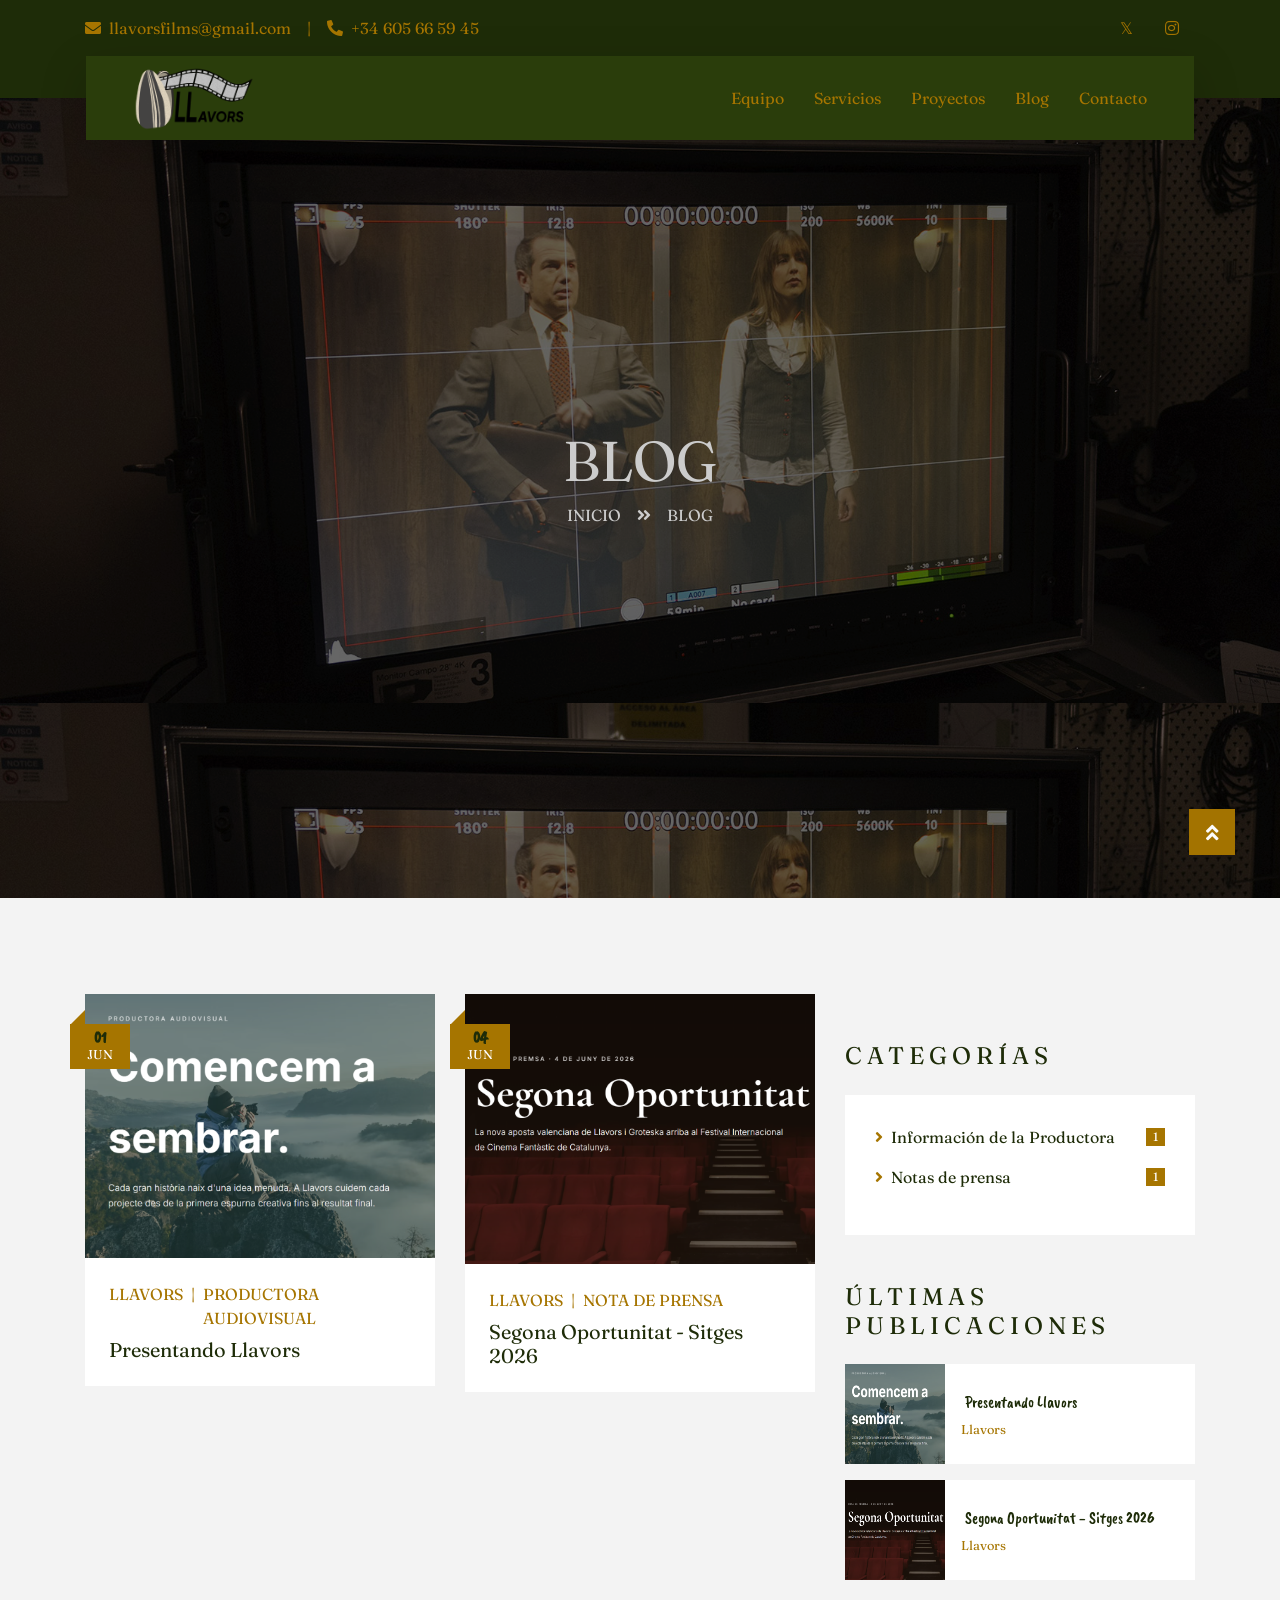
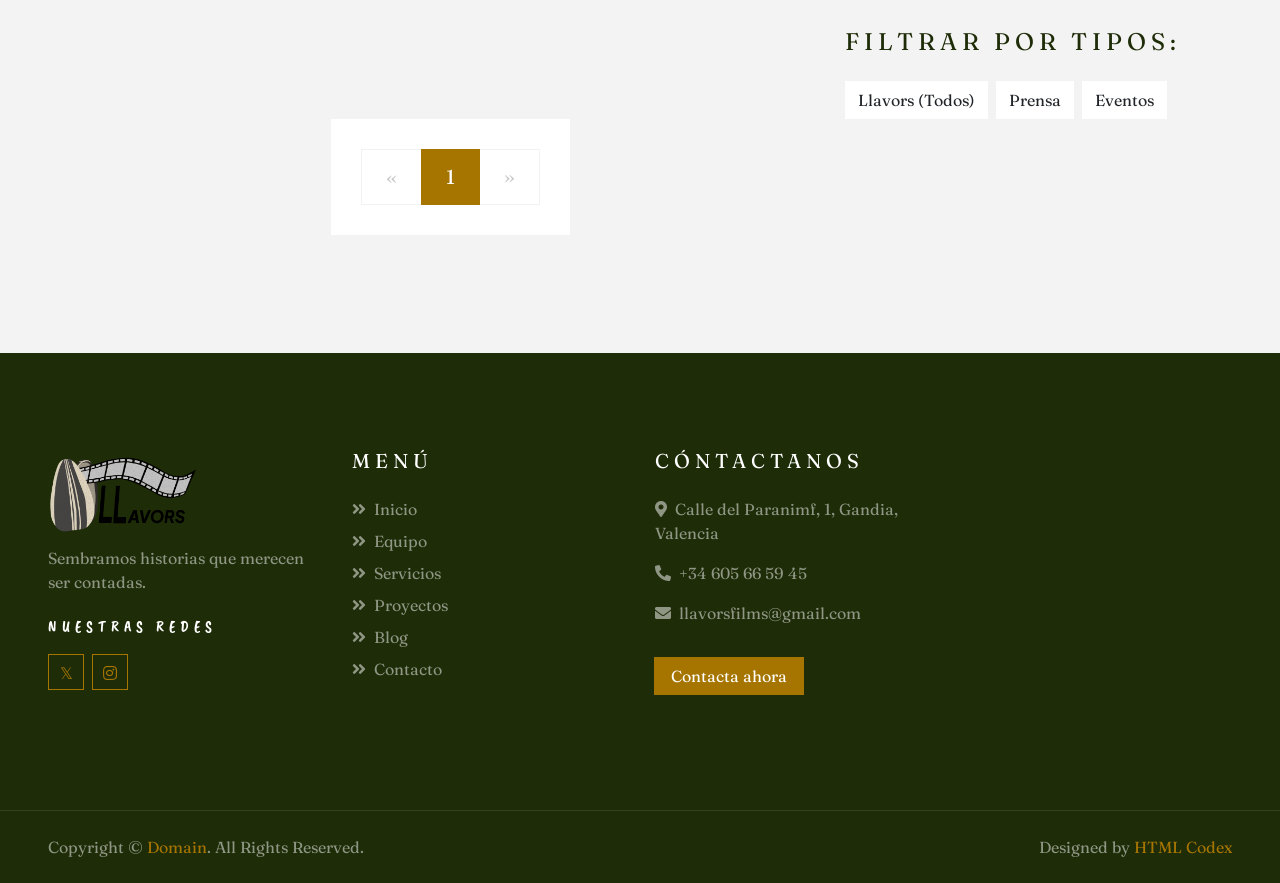
<file: blog.html>
<!DOCTYPE html>
<html lang="en">

<head>
    <meta charset="utf-8">
    <title>Llavors - Blog</title>
    <meta content="width=device-width, initial-scale=1.0" name="viewport">
    <meta content="Free HTML Templates" name="keywords">
    <meta content="Free HTML Templates" name="description">

    <!-- Favicon -->
    <link href="img/logo-fav.png" rel="icon">

    <!-- Google Web Fonts -->
    <link rel="preconnect" href="https://fonts.gstatic.com">
    <link href="https://fonts.googleapis.com/css2?family=Poppins:wght@400;500;600;700&display=swap" rel="stylesheet"> 

    <!-- Font Awesome -->
    <link href="https://cdnjs.cloudflare.com/ajax/libs/font-awesome/5.10.0/css/all.min.css" rel="stylesheet">

    <!-- Libraries Stylesheet -->
    <link href="lib/owlcarousel/assets/owl.carousel.min.css" rel="stylesheet">
    <link href="lib/tempusdominus/css/tempusdominus-bootstrap-4.min.css" rel="stylesheet" />

    <!-- Customized Bootstrap Stylesheet -->
    <link href="css/style.css" rel="stylesheet">
</head>

<body>
    <!-- Topbar Start -->
    <div class="container-fluid bg-light pt-3 d-none d-lg-block" id="topbar">
        <div class="container">
            <div class="row">
                <div class="col-lg-6 text-center text-lg-left mb-2 mb-lg-0">
                    <div class="d-inline-flex align-items-center">
                        <p><i class="fa fa-envelope mr-2"></i>llavorsfilms@gmail.com</p>
                        <p class="text-body px-3">|</p>
                        <p><i class="fa fa-phone-alt mr-2"></i>+34 605 66 59 45</p>
                    </div>
                </div>
                <div class="col-lg-6 text-center text-lg-right">
                    <div class="d-inline-flex align-items-center">
                        <a class="text-primary px-3" href="https://x.com/llavorsfilms?s=11&t=ywkPwf827Ux3aj7OQOZg1A" target="_blank">
                           <span>&#x1D54F;</span>
                        </a>
                        <a class="text-primary px-3" href="https://www.instagram.com/llavors.films?igsh=YzUyc254MW9uMHhv" target="_blank">
                            <i class="fab fa-instagram"></i>
                        </a>
                    </div>
                </div>
            </div>
        </div>
    </div>
    <!-- Topbar End -->


    <!-- Navbar Start -->
    <div class="container-fluid position-relative nav-bar p-0">
        <div class="container-lg position-relative p-0 px-lg-3" style="z-index: 9;">
            <nav class="navbar navbar-expand-lg bg-light navbar-light shadow-lg py-3 py-lg-0 pl-3 pl-lg-5"   id="barra">
                <a href="index.html" class="navbar-brand">
                    <h1 class="m-0 text-primary"><img src="img/llavors-letra.png" style="width: 120px"></h1>
                </a>
                <button type="button" class="navbar-toggler" data-toggle="collapse" data-target="#navbarCollapse">
                    <span class="navbar-toggler-icon" id=""></span>
                </button>
                <div class="collapse navbar-collapse justify-content-between px-3" id="navbarCollapse">
                    <div class="navbar-nav ml-auto py-0">
                        <a href="about.html" class="nav-item nav-link">Equipo</a>
                        <a href="servicios.html" class="nav-item nav-link">Servicios</a>
                        <a href="proyectos.html" class="nav-item nav-link">Proyectos</a>
                        <a href="blog.html" class="nav-item nav-link">Blog</a>
                        <a href="contact.html" class="nav-item nav-link">Contacto</a>
                    </div>
                </div>
            </nav>
        </div>
    </div>
    <!-- Navbar End -->
    
    
    <!-- Header Start -->
    <div class="container-fluid page-header-blog">
        <div class="container">
            <div class="d-flex flex-column align-items-center justify-content-center" style="min-height: 800px">
                <h3 class="display-4 text-white text-uppercase" style="margin-top: -42px">Blog</h3>
                <div class="d-inline-flex text-white">
                    <p class="m-0 text-uppercase"><a class="text-white" href="index.html">Inicio</a></p>
                    <i class="fa fa-angle-double-right pt-1 px-3"></i>
                    <p class="m-0 text-uppercase">Blog</p>
                </div>
            </div>
        </div>
    </div>
    <!-- Header End -->




    <!-- Blog Start -->
    <div class="container-fluid py-5">
        <div class="container py-5">
            <div class="row">
                <div class="col-lg-8 d-flex flex-column">
                    <div class="row pb-3">
                        
                    <div class="col-md-6 mb-4 pb-2 articulo-filtrable" data-tags="llavors eventos">
                    <a href="blogs/presentacion.html" target="_blank">
                        <div class="blog-item">
                            <div class="position-relative">
                                <img class="img-fluid w-100" src="img/blog1-presentacion.png" alt="Presentando Llavors">
                                <div class="blog-date">
                                    <h6 class="font-weight-bold mb-n1">01</h6>
                                    <small class="text-white text-uppercase">Jun</small>
                                </div>
                            </div>
                            <div class="bg-white p-4">
                                <div class="d-flex mb-2">
                                    <span class="text-primary text-uppercase font-weight-bold">llavors</span>
                                    <span class="text-primary px-2">|</span>
                                    <span class="text-primary text-uppercase font-weight-bold">Productora Audiovisual</span>
                                </div>
                                <a class="h5 m-0 text-decoration-none text-dark d-block" href="presentacion.html" target="_blank">
                                    Presentando Llavors
                                </a>
                            </div>
                        </div>
                        </a>
                    </div>

                    <div class="col-md-6 mb-4 pb-2 articulo-filtrable" data-tags="llavors prensa">
                    <a href="blogs/segonaoportunitat.html" target="_blank">
                        <div class="blog-item">
                            <div class="position-relative">
                                <img class="img-fluid w-100" src="img/blog2-notasegona.png" alt="Nota de prensa">
                                <div class="blog-date">
                                    <h6 class="font-weight-bold mb-n1">04</h6>
                                    <small class="text-white text-uppercase">Jun</small>
                                </div>
                            </div>
                            <div class="bg-white p-4">
                                <div class="d-flex mb-2">
                                    <span class="text-primary text-uppercase font-weight-bold">Llavors</span>
                                    <span class="text-primary px-2">|</span>
                                    <span class="text-primary text-uppercase font-weight-bold">nota de prensa</span>
                                </div>
                                <a class="h5 m-0 text-decoration-none text-dark d-block" href="segonaoportunitat.html" target="_blank">
                                    Segona Oportunitat - Sitges 2026
                                </a>
                                </div>
                            </div>
                            </a>
                        </div>
                    </div>
                      <div class="row pb-3" id="lowrow">
                          <div class="col-12 d-flex flex-column position-absolute" style="bottom: 0; left: 0;">
                            
                        <div class="container my-5">
                        <div class="d-flex justify-content-center">
                              <nav aria-label="Page navigation" id="pag">
                                <ul class="pagination pagination-lg justify-content-center bg-white mb-0" style="padding: 30px;">
                                  <li class="page-item disabled">
                                    <a class="page-link disable" href="#" aria-label="Previous">
                                      <span aria-hidden="true">&laquo;</span>
                                      <span class="sr-only">Previous</span>
                                    </a>
                                  </li>
                                  <li class="page-item active"><a class="page-link" href="#">1</a></li>
                                  <li class="page-item">
                                    <a class="page-link disable" href="#" aria-label="Next">
                                      <span aria-hidden="true">&raquo;</span>
                                      <span class="sr-only">Next</span>
                                    </a>
                                  </li>
                                </ul>
                              </nav>
                        </div>
                        </div>
                        </div>
                          </div>
                    </div>
    
                <div class="col-lg-4 mt-5 mt-lg-0">

    
                    <!-- Search Form -->
                    <div class="mb-5">
                    </div>

                    <!-- Category List -->
                    <div class="mb-5">
                        <h4 class="text-uppercase mb-4 justify-content-rigth" style="letter-spacing: 5px;">Categorías</h4>
                        <div class="bg-white" style="padding: 30px;">
                            <ul class="list-inline m-0">
                                <li class="mb-3 d-flex justify-content-between align-items-center">
                                    <a class="text-dark" href="sub-blogs/info-pro.html"><i class="fa fa-angle-right text-primary mr-2"></i>Información de la Productora</a>
                                    <span class="badge badge-primary badge-pill">1</span>
                                </li>
                                <li class="mb-3 d-flex justify-content-between align-items-center">
                                    <a class="text-dark" href="sub-blogs/nd-pre.html"><i class="fa fa-angle-right text-primary mr-2"></i>Notas de prensa</a>
                                    <span class="badge badge-primary badge-pill">1</span>
                                </li>
                            </ul>
                        </div>
                    </div>
    
                    <!-- Recent Post -->
                    <div class="mb-5">
                        <h4 class="text-uppercase mb-4" style="letter-spacing: 5px;">Últimas Publicaciones</h4>
                        <a class="d-flex align-items-center text-decoration-none bg-white mb-3" href="blogs/presentacion.html" target="_blank">
                            <img class="img-fluid" src="img/blog1-presentacion.png" alt="" style="width: 100px; height: 100px">
                            <div class="pl-3">
                                <h6 class="m-1">Presentando Llavors</h6>
                                <small>Llavors</small>
                            </div>
                        </a>
                        <a class="d-flex align-items-center text-decoration-none bg-white mb-3" href="blogs/segonaoportunitat.html" target="_blank">
                            <img class="img-fluid" src="img/blog2-notasegona.png" alt="" style="width: 100px; height: 100px">
                            <div class="pl-3">
                                <h6 class="m-1">Segona Oportunitat - Sitges 2026</h6>
                                <small>Llavors</small>
                            </div>
                        </a>
                    
                    </div>
    
                    <!-- Tag Cloud -->
                    <div class="mb-5">
                        <h4 class="text-uppercase mb-4" style="letter-spacing: 5px;">Filtrar por tipos:</h4>
                        <div class="d-flex flex-wrap m-n1">
                            <button class="filter-btn btn btn-light m-1" onclick="filtrarNoticias('llavors')">Llavors (Todos)</button>
                            <button class="filter-btn btn btn-light m-1" onclick="filtrarNoticias('prensa')">Prensa</button>
                            <button class="filter-btn btn btn-light m-1" onclick="filtrarNoticias('eventos')">Eventos</button>
                        </div>
                    </div>
                    
<script>
function filtrarNoticias(tagSeleccionado) {
    const articulos = document.querySelectorAll('.articulo-filtrable');
    const botones = document.querySelectorAll('.filter-btn');

    // 1. Gestionar estados visuales de los botones de filtro
    botones.forEach(boton => {
        boton.classList.remove('active');
        boton.classList.add('btn-light');
        
        // Si el botón coincide con el tag o su texto es igual al tag, lo activamos
        if (boton.getAttribute('onclick').includes(`'${tagSeleccionado}'`)) {
            boton.classList.remove('btn-light');
            boton.classList.add('active');
        }
    });

    // 2. Filtrar las columnas del Grid
    articulos.forEach(articulo => {
        // Obtenemos los tags del atributo data-tags separados por espacios
        const tagsArticulo = articulo.getAttribute('data-tags').split(' ');

        if (tagSeleccionado === 'llavors' || tagsArticulo.includes(tagSeleccionado)) {
            // Mostramos el elemento eliminando la clase d-none de Bootstrap
            articulo.classList.remove('d-none');
        } else {
            // Ocultamos el elemento y su espacio añadiendo d-none
            articulo.classList.add('d-none');
        }
    });
}
</script>
                </div>
            </div>
        </div>
    </div>

    <!-- Blog End -->


    <!-- Footer Start -->
    <div class="container-fluid bg-dark text-white-50 py-5 px-sm-3 px-lg-5" style="margin-top: 90px;">
        <div class="row pt-5">
    
    <!-- Columna INFO -->
            <div class="col-lg-3 col-md-6 mb-5">
                <a href="index.html" class="navbar-brand">
                    <h1 class="text-primary"><img src="img/llavors-letra.png" style="width: 150px"></h1>
                </a>
                <p>Sembramos historias que merecen ser contadas.</p>
                <h6 class="text-white text-uppercase mt-4 mb-3" style="letter-spacing: 5px;">Nuestras Redes</h6>
                <div class="d-flex justify-content-start mb-4">
                    <a class="btn btn-outline-primary btn-square mr-2" href="https://x.com/llavorsfilms?s=11&t=ywkPwf827Ux3aj7OQOZg1A" target="_blank"><span>&#x1D54F;</span></a>
                    <a class="btn btn-outline-primary btn-square" href="https://www.instagram.com/llavors.films?igsh=YzUyc254MW9uMHhv" target="_blank"><i class="fab fa-instagram"></i></a>
                </div> 
            </div>
            <div class="col-lg-3 col-md-6 mb-5">
                <h5 class="text-white text-uppercase mb-4" style="letter-spacing: 5px;">menú</h5>
                <div class="d-flex flex-column justify-content-start">
                    <a class="text-white-50 mb-2" href="index.html"><i class="fa fa-angle-double-right mr-2"></i>Inicio</a>
                    <a class="text-white-50 mb-2" href="about.html"><i class="fa fa-angle-double-right mr-2"></i>Equipo</a>
                    <a class="text-white-50 mb-2" href="servicios.html"><i class="fa fa-angle-double-right mr-2"></i>Servicios</a>
                    <a class="text-white-50 mb-2" href="proyectos.html"><i class="fa fa-angle-double-right mr-2"></i>Proyectos</a>
                    <a class="text-white-50 mb-2" href="blog.html"><i class="fa fa-angle-double-right mr-2"></i>Blog</a>
                    <a class="text-white-50 mb-2" href="contact.html"><i class="fa fa-angle-double-right mr-2"></i>Contacto</a>
                </div>
            </div>
            
<!-- Columna CONTACTO -->
            <div class="col-lg-3 col-md-6 mb-5">
                <h5 class="text-white text-uppercase mb-4" style="letter-spacing: 5px;">Cóntactanos</h5>
                <p><i class="fa fa-map-marker-alt mr-2"></i>Calle del Paranimf, 1, Gandia, Valencia</p>
                <p><i class="fa fa-phone-alt mr-2"></i>+34 605 66 59 45</p>
                <p><i class="fa fa-envelope mr-2"></i>llavorsfilms@gmail.com</p>
                <div class="w-100">
                    <div class="input-group">
                        <div class="input-group-append">
                            <a class="" href="mailto:llavorsfilms@gmail.com?subject=Consulta de contacto rápido"><button class="btn btn-primary px-3 mt-3">Contacta ahora</button></a>
                        </div>
                    </div>
                </div>
            </div>
        </div>
    </div>
    <div class="container-fluid bg-dark text-white border-top py-4 px-sm-3 px-md-5" style="border-color: rgba(256, 256, 256, .1) !important;">
        <div class="row">
            <div class="col-lg-6 text-center text-md-left mb-3 mb-md-0">
                <p class="m-0 text-white-50">Copyright &copy; <a href="#">Domain</a>. <a>All Rights Reserved.</a>
                </p>
            </div>
            <div class="col-lg-6 text-center text-md-right">
                <p class="m-0 text-white-50">Designed by <a href="https://htmlcodex.com">HTML Codex</a>
                </p>
            </div>
        </div>
    </div>
    <!-- Footer End -->

    <!-- Back to Top -->
    <a href="#" class="btn btn-lg btn-primary btn-lg-square back-to-top"><i class="fa fa-angle-double-up"></i></a>


    <!-- JavaScript Libraries -->
    <script src="https://code.jquery.com/jquery-3.4.1.min.js"></script>
    <script src="https://stackpath.bootstrapcdn.com/bootstrap/4.4.1/js/bootstrap.bundle.min.js"></script>
    <script src="lib/easing/easing.min.js"></script>
    <script src="lib/owlcarousel/owl.carousel.min.js"></script>
    <script src="lib/tempusdominus/js/moment.min.js"></script>
    <script src="lib/tempusdominus/js/moment-timezone.min.js"></script>
    <script src="lib/tempusdominus/js/tempusdominus-bootstrap-4.min.js"></script>

    <!-- Contact Javascript File -->
    <script src="mail/jqBootstrapValidation.min.js"></script>
    <script src="mail/contact.js"></script>

    <!-- Template Javascript -->
    <script src="js/main.js"></script>
</body>

</html>
</file>
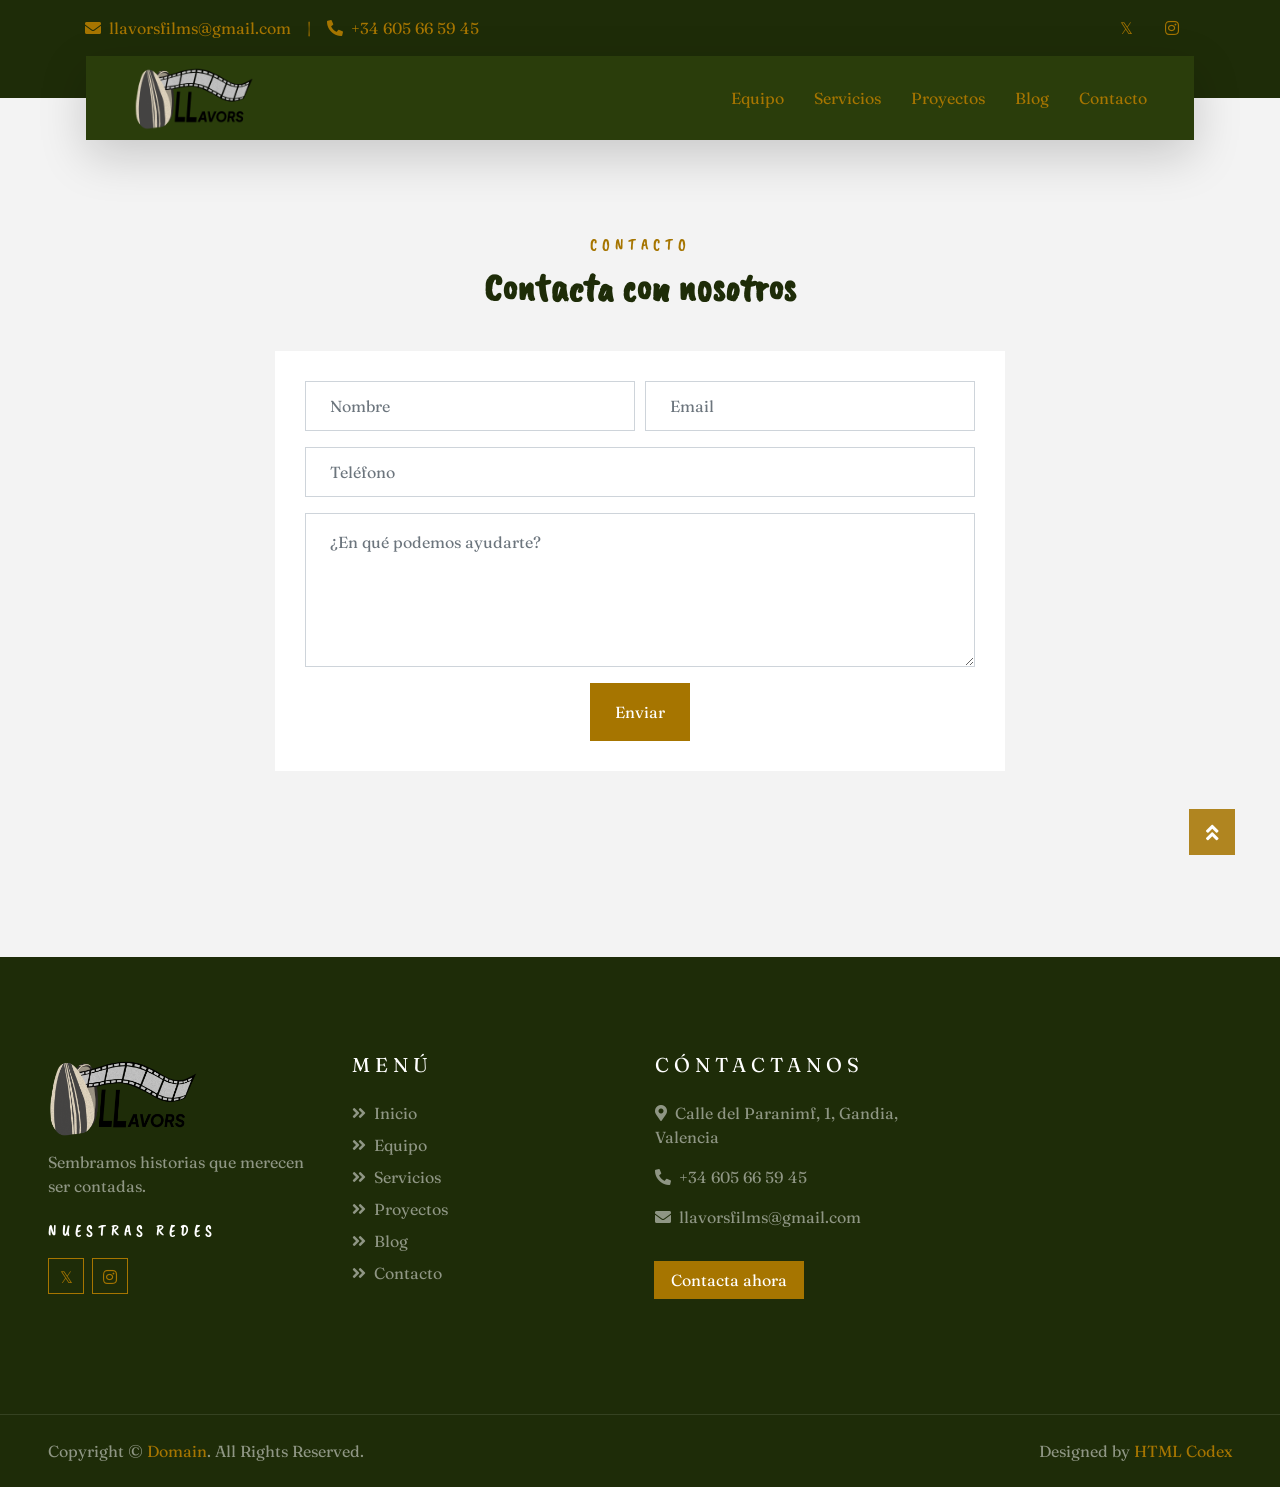
<file: contact.html>
<!DOCTYPE html>
<html lang="en">

<head>
    <meta charset="utf-8">
    <title>Llavors - Contacto</title>
    <meta content="width=device-width, initial-scale=1.0" name="viewport">
    <meta content="Free HTML Templates" name="keywords">
    <meta content="Free HTML Templates" name="description">

    <!-- Favicon -->
    <link href="img/logo-fav.png" rel="icon">

    <!-- Google Web Fonts -->
    <link rel="preconnect" href="https://fonts.gstatic.com">
    <link href="https://fonts.googleapis.com/css2?family=Poppins:wght@400;500;600;700&display=swap" rel="stylesheet"> 

    <!-- Font Awesome -->
    <link href="https://cdnjs.cloudflare.com/ajax/libs/font-awesome/5.10.0/css/all.min.css" rel="stylesheet">

    <!-- Libraries Stylesheet -->
    <link href="lib/owlcarousel/assets/owl.carousel.min.css" rel="stylesheet">
    <link href="lib/tempusdominus/css/tempusdominus-bootstrap-4.min.css" rel="stylesheet" />

    <!-- Customized Bootstrap Stylesheet -->
    <link href="css/style.css" rel="stylesheet">
</head>

<body>
    <!-- Topbar Start -->
    <div class="container-fluid bg-light pt-3 d-none d-lg-block" id="topbar">
        <div class="container">
            <div class="row">
                <div class="col-lg-6 text-center text-lg-left mb-2 mb-lg-0">
                    <div class="d-inline-flex align-items-center">
                        <p><i class="fa fa-envelope mr-2"></i>llavorsfilms@gmail.com</p>
                        <p class="text-body px-3">|</p>
                        <p><i class="fa fa-phone-alt mr-2"></i>+34 605 66 59 45</p>
                    </div>
                </div>
                <div class="col-lg-6 text-center text-lg-right">
                    <div class="d-inline-flex align-items-center">
                        <a class="text-primary px-3" href="https://x.com/llavorsfilms?s=11&t=ywkPwf827Ux3aj7OQOZg1A" target="_blank">
                           <span>&#x1D54F;</span>
                        </a>
                        <a class="text-primary px-3" href="https://www.instagram.com/llavors.films?igsh=YzUyc254MW9uMHhv" target="_blank">
                            <i class="fab fa-instagram"></i>
                        </a>
                    </div>
                </div>
            </div>
        </div>
    </div>
    <!-- Topbar End -->


    <!-- Navbar Start -->
    <div class="container-fluid position-relative nav-bar p-0">
        <div class="container-lg position-relative p-0 px-lg-3" style="z-index: 9;">
            <nav class="navbar navbar-expand-lg bg-light navbar-light shadow-lg py-3 py-lg-0 pl-3 pl-lg-5"   id="barra">
                <a href="index.html" class="navbar-brand">
                    <h1 class="m-0 text-primary"><img src="img/llavors-letra.png" style="width: 120px"></h1>
                </a>
                <button type="button" class="navbar-toggler" data-toggle="collapse" data-target="#navbarCollapse">
                    <span class="navbar-toggler-icon" id=""></span>
                </button>
                <div class="collapse navbar-collapse justify-content-between px-3" id="navbarCollapse">
                    <div class="navbar-nav ml-auto py-0">
                        <a href="about.html" class="nav-item nav-link">Equipo</a>
                        <a href="servicios.html" class="nav-item nav-link">Servicios</a>
                        <a href="proyectos.html" class="nav-item nav-link">Proyectos</a>
                        <a href="blog.html" class="nav-item nav-link">Blog</a>
                        <a href="contact.html" class="nav-item nav-link">Contacto</a>
                    </div>
                </div>
            </nav>
        </div>
    </div>
    <!-- Navbar End -->
   

    <!-- Contact Start -->
    <div class="container-fluid py-5">
        <div class="container py-5">
            <div class="text-center mb-3 pb-3">
                <h6 class="text-primary text-uppercase" style="letter-spacing: 5px;">Contacto</h6>
                <h1>Contacta con nosotros</h1>
            </div>
            <div class="row justify-content-center">
                <div class="col-lg-8">
                    <div class="contact-form bg-white" style="padding: 30px;">
                        <div id="success"></div>
                        <form name="sentMessage" id="contactForm" novalidate="novalidate">
                            <div class="form-row">
                                <div class="control-group col-sm-6">
                                    <input type="text" class="form-control p-4" id="name" placeholder="Nombre"
                                        required="required" data-validation-required-message="Por favor, introduce tu nombre" />
                                    <p class="help-block text-danger"></p>
                                </div>
                                <div class="control-group col-sm-6">
                                    <input type="email" class="form-control p-4" id="email" placeholder="Email"
                                        required="required" data-validation-required-message="Por favor, introduce tu email" />
                                    <p class="help-block text-danger"></p>
                                </div>
                            </div>
                            <div class="control-group">
                                <input type="tel" class="form-control p-4" id="phonenumber" placeholder="Teléfono"
                                    required="required" maxlength="9" data-validation-required-message="Please enter a subject" />
                                <p class="help-block text-danger"></p>
                            </div>
                            <div class="control-group">
                                <textarea class="form-control py-3 px-4" rows="5" id="message" placeholder="¿En qué podemos ayudarte?"
                                    required="required"
                                    data-validation-required-message="Por favor introduce tu mensaje"></textarea>
                                <p class="help-block text-danger"></p>
                            </div>
                            <div class="text-center">
                                <button class="btn btn-primary py-3 px-4" type="submit" id="sendMessageButton">Enviar</button>
                            </div>
                        </form>
                    </div>
                </div>
            </div>
        </div>
    </div>
    <!-- Contact End -->


    <!-- Footer Start -->
    <div class="container-fluid bg-dark text-white-50 py-5 px-sm-3 px-lg-5" style="margin-top: 90px;">
        <div class="row pt-5">
    
    <!-- Columna INFO -->
            <div class="col-lg-3 col-md-6 mb-5">
                <a href="index.html" class="navbar-brand">
                    <h1 class="text-primary"><img src="img/llavors-letra.png" style="width: 150px"></h1>
                </a>
                <p>Sembramos historias que merecen ser contadas.</p>
                <h6 class="text-white text-uppercase mt-4 mb-3" style="letter-spacing: 5px;">Nuestras Redes</h6>
                <div class="d-flex justify-content-start mb-4">
                    <a class="btn btn-outline-primary btn-square mr-2" href="https://x.com/llavorsfilms?s=11&t=ywkPwf827Ux3aj7OQOZg1A" target="_blank"><span>&#x1D54F;</span></a>
                    <a class="btn btn-outline-primary btn-square" href="https://www.instagram.com/llavors.films?igsh=YzUyc254MW9uMHhv" target="_blank"><i class="fab fa-instagram"></i></a>
                </div> 
            </div>
            <div class="col-lg-3 col-md-6 mb-5">
                <h5 class="text-white text-uppercase mb-4" style="letter-spacing: 5px;">menú</h5>
                <div class="d-flex flex-column justify-content-start">
                    <a class="text-white-50 mb-2" href="index.html"><i class="fa fa-angle-double-right mr-2"></i>Inicio</a>
                    <a class="text-white-50 mb-2" href="about.html"><i class="fa fa-angle-double-right mr-2"></i>Equipo</a>
                    <a class="text-white-50 mb-2" href="servicios.html"><i class="fa fa-angle-double-right mr-2"></i>Servicios</a>
                    <a class="text-white-50 mb-2" href="proyectos.html"><i class="fa fa-angle-double-right mr-2"></i>Proyectos</a>
                    <a class="text-white-50 mb-2" href="blog.html"><i class="fa fa-angle-double-right mr-2"></i>Blog</a>
                    <a class="text-white-50 mb-2" href="contact.html"><i class="fa fa-angle-double-right mr-2"></i>Contacto</a>
                </div>
            </div>
            
<!-- Columna CONTACTO -->
            <div class="col-lg-3 col-md-6 mb-5">
                <h5 class="text-white text-uppercase mb-4" style="letter-spacing: 5px;">Cóntactanos</h5>
                <p><i class="fa fa-map-marker-alt mr-2"></i>Calle del Paranimf, 1, Gandia, Valencia</p>
                <p><i class="fa fa-phone-alt mr-2"></i>+34 605 66 59 45</p>
                <p><i class="fa fa-envelope mr-2"></i>llavorsfilms@gmail.com</p>
                <div class="w-100">
                    <div class="input-group">
                        <div class="input-group-append">
                            <a class="" href="mailto:llavorsfilms@gmail.com?subject=Consulta de contacto rápido"><button class="btn btn-primary px-3 mt-3">Contacta ahora</button></a>
                        </div>
                    </div>
                </div>
            </div>
        </div>
    </div>
    <div class="container-fluid bg-dark text-white border-top py-4 px-sm-3 px-md-5" style="border-color: rgba(256, 256, 256, .1) !important;">
        <div class="row">
            <div class="col-lg-6 text-center text-md-left mb-3 mb-md-0">
                <p class="m-0 text-white-50">Copyright &copy; <a href="#">Domain</a>. <a>All Rights Reserved.</a>
                </p>
            </div>
            <div class="col-lg-6 text-center text-md-right">
                <p class="m-0 text-white-50">Designed by <a href="https://htmlcodex.com">HTML Codex</a>
                </p>
            </div>
        </div>
    </div>
    <!-- Footer End -->

    <!-- Back to Top -->
    <a href="#" class="btn btn-lg btn-primary btn-lg-square back-to-top"><i class="fa fa-angle-double-up"></i></a>


    <!-- JavaScript Libraries -->
    <script src="https://code.jquery.com/jquery-3.4.1.min.js"></script>
    <script src="https://stackpath.bootstrapcdn.com/bootstrap/4.4.1/js/bootstrap.bundle.min.js"></script>
    <script src="lib/easing/easing.min.js"></script>
    <script src="lib/owlcarousel/owl.carousel.min.js"></script>
    <script src="lib/tempusdominus/js/moment.min.js"></script>
    <script src="lib/tempusdominus/js/moment-timezone.min.js"></script>
    <script src="lib/tempusdominus/js/tempusdominus-bootstrap-4.min.js"></script>

    <!-- Contact Javascript File -->
    <script src="mail/jqBootstrapValidation.min.js"></script>
    <script src="mail/contact.js"></script>

    <!-- Template Javascript -->
    <script src="js/main.js"></script>
</body>

</html>
</file>
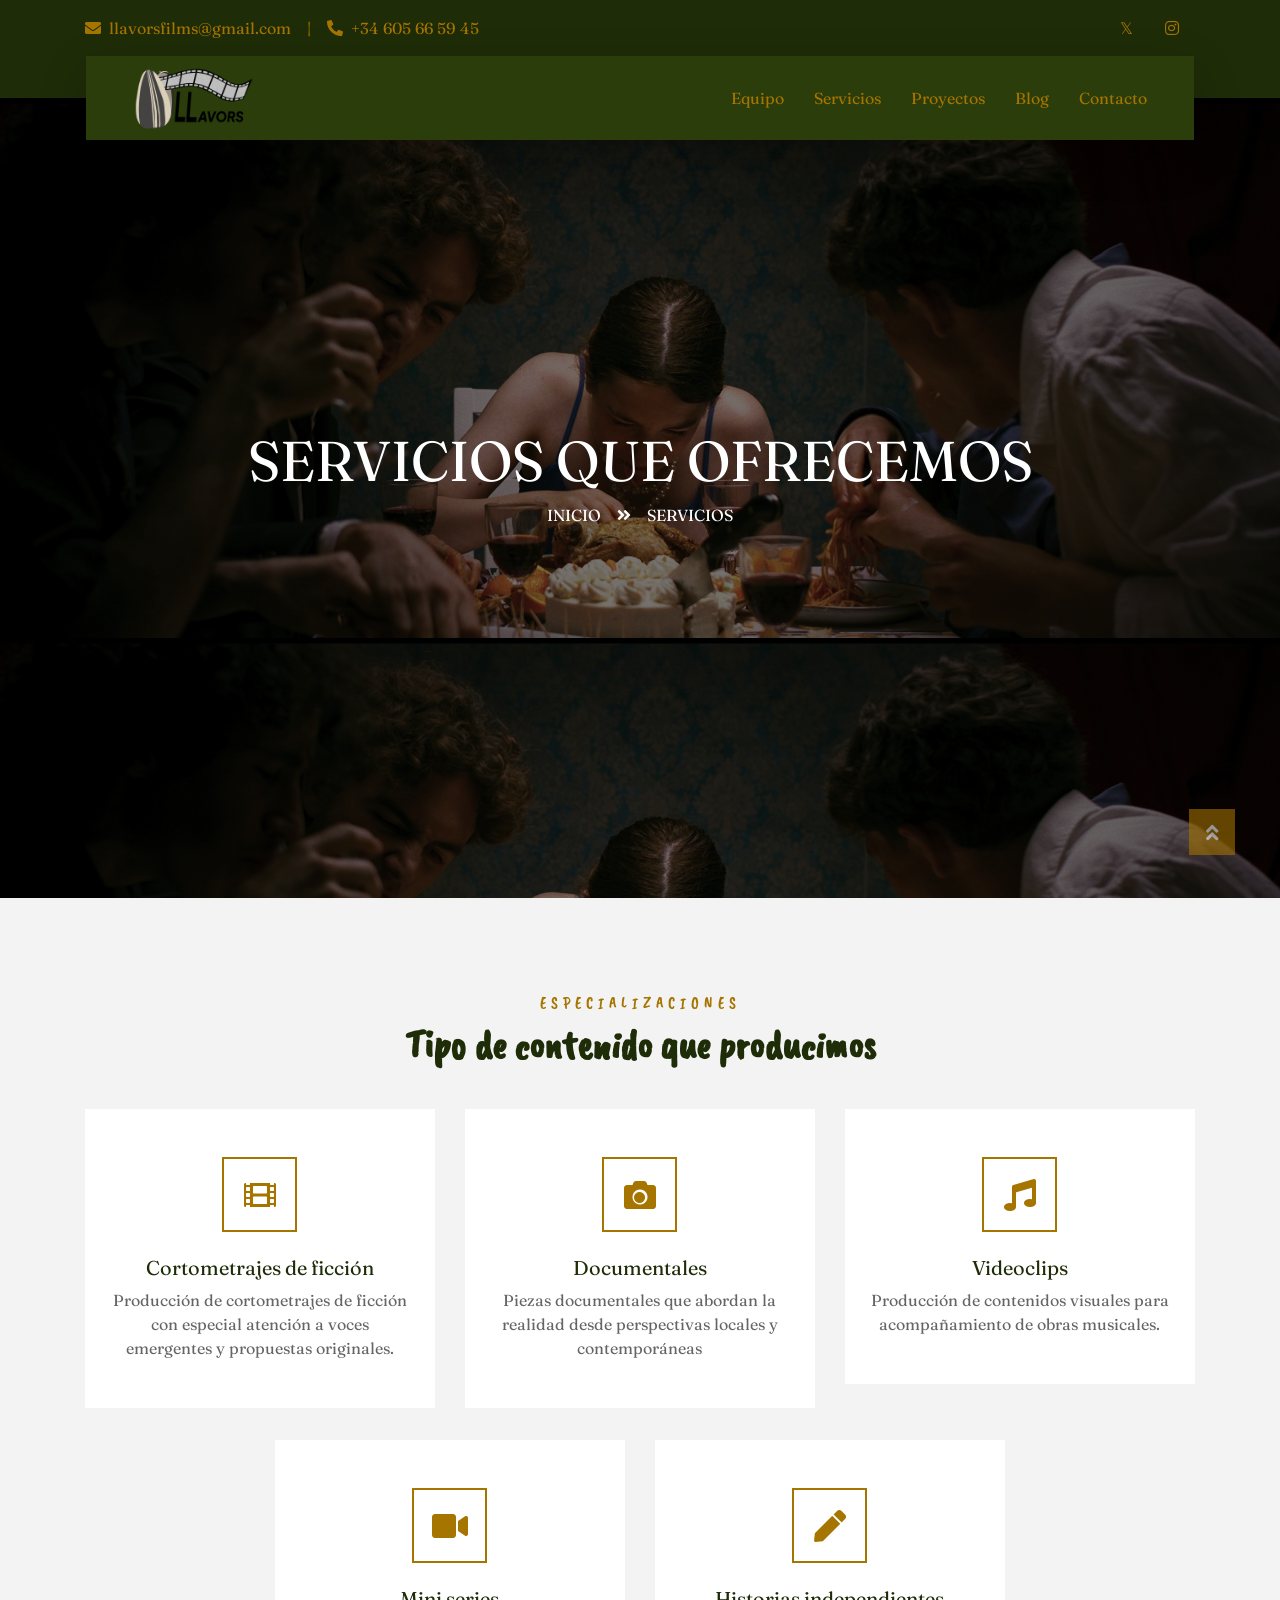
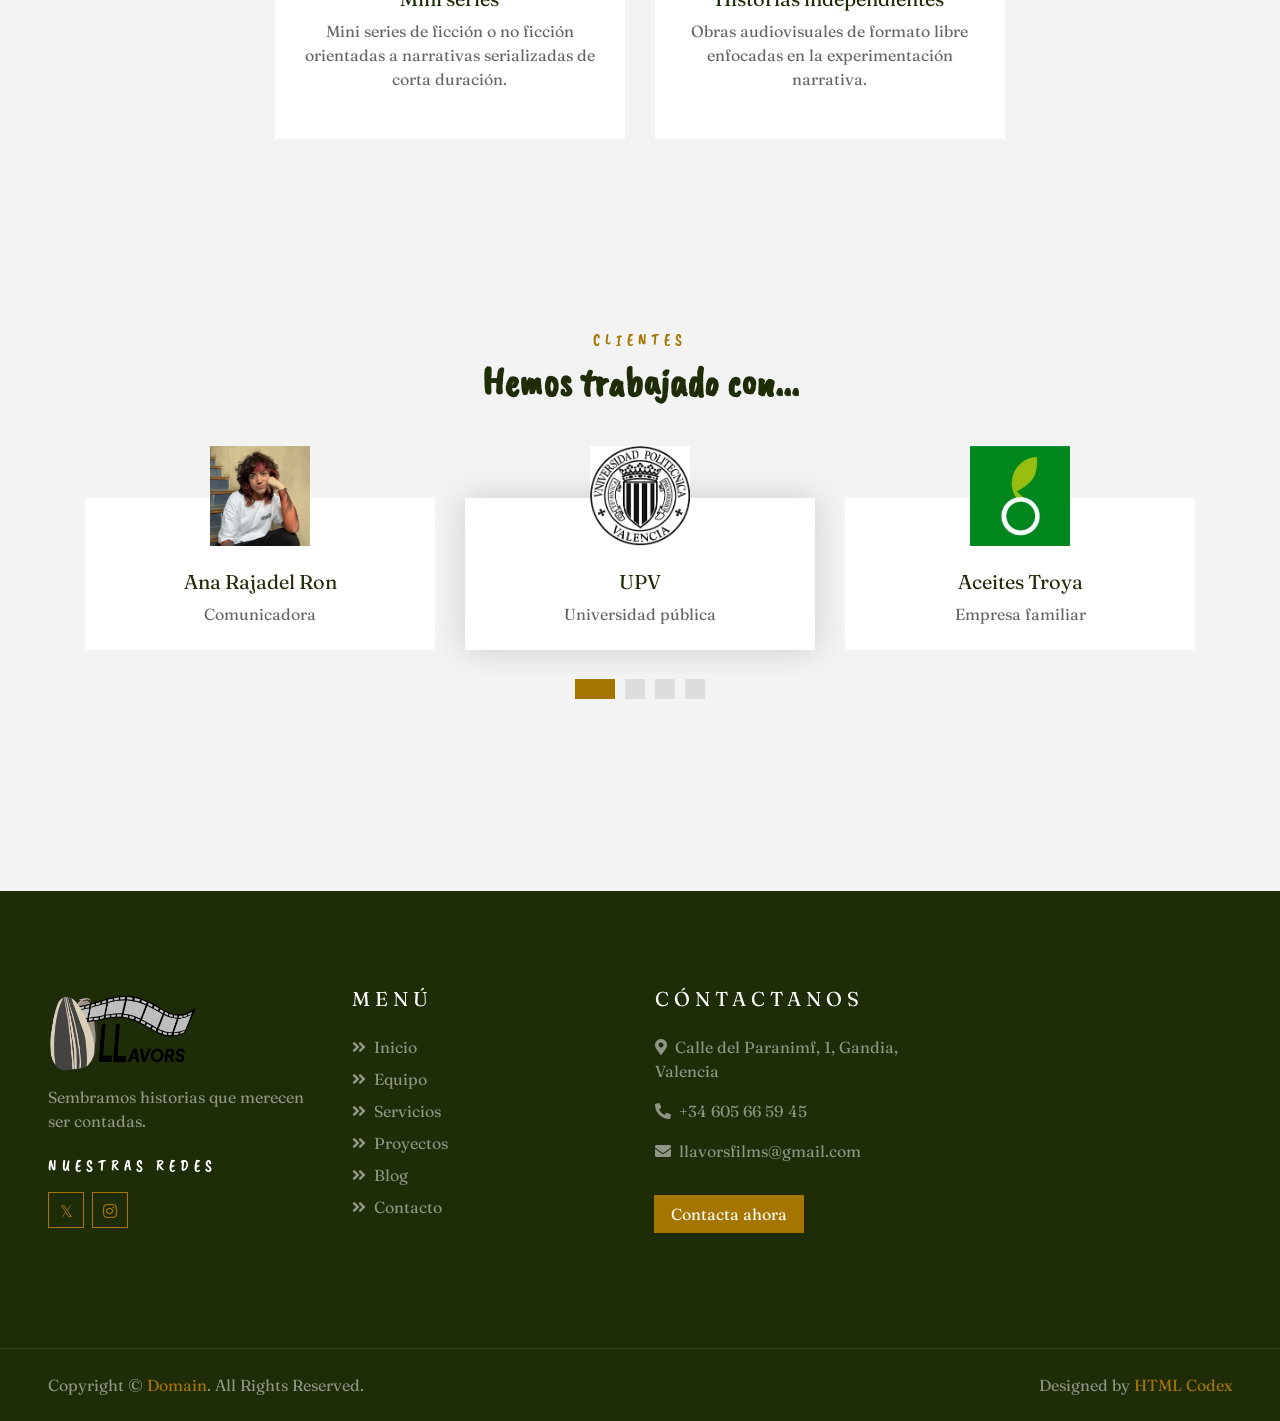
<file: servicios.html>
<!DOCTYPE html>
<html lang="en">

<head>
    <meta charset="utf-8">
    <title>Llavors - Servicios</title>
    <meta content="width=device-width, initial-scale=1.0" name="viewport">
    <meta content="Free HTML Templates" name="keywords">
    <meta content="Free HTML Templates" name="description">

    <!-- Favicon -->
    <link href="img/logo-fav.png" rel="icon">

    <!-- Google Web Fonts -->
    <link rel="preconnect" href="https://fonts.gstatic.com">
    <link href="https://fonts.googleapis.com/css2?family=Poppins:wght@400;500;600;700&display=swap" rel="stylesheet"> 

    <!-- Font Awesome -->
    <link href="https://cdnjs.cloudflare.com/ajax/libs/font-awesome/5.10.0/css/all.min.css" rel="stylesheet">

    <!-- Libraries Stylesheet -->
    <link href="lib/owlcarousel/assets/owl.carousel.min.css" rel="stylesheet">
    <link href="lib/tempusdominus/css/tempusdominus-bootstrap-4.min.css" rel="stylesheet" />

    <!-- Customized Bootstrap Stylesheet -->
    <link href="css/style.css" rel="stylesheet">
</head>

<body>
 <head>
    <meta charset="utf-8">
    <title>TRAVELER - Free Travel Website Template</title>
    <meta content="width=device-width, initial-scale=1.0" name="viewport">
    <meta content="Free HTML Templates" name="keywords">
    <meta content="Free HTML Templates" name="description">

    <!-- Favicon -->
    <link href="img/favicon.ico" rel="icon">

    <!-- Google Web Fonts -->
    <link rel="preconnect" href="https://fonts.gstatic.com">
    <link href="https://fonts.googleapis.com/css2?family=Poppins:wght@400;500;600;700&display=swap" rel="stylesheet"> 

    <!-- Font Awesome -->
    <link href="https://cdnjs.cloudflare.com/ajax/libs/font-awesome/5.10.0/css/all.min.css" rel="stylesheet">

    <!-- Libraries Stylesheet -->
    <link href="lib/owlcarousel/assets/owl.carousel.min.css" rel="stylesheet">
    <link href="lib/tempusdominus/css/tempusdominus-bootstrap-4.min.css" rel="stylesheet" />

    <!-- Customized Bootstrap Stylesheet -->
    <link href="css/style.css" rel="stylesheet">
</head>

<body>
    <!-- Topbar Start -->
    <div class="container-fluid bg-light pt-3 d-none d-lg-block" id="topbar">
        <div class="container">
            <div class="row">
                <div class="col-lg-6 text-center text-lg-left mb-2 mb-lg-0">
                    <div class="d-inline-flex align-items-center">
                        <p><i class="fa fa-envelope mr-2"></i>llavorsfilms@gmail.com</p>
                        <p class="text-body px-3">|</p>
                        <p><i class="fa fa-phone-alt mr-2"></i>+34 605 66 59 45</p>
                    </div>
                </div>
                <div class="col-lg-6 text-center text-lg-right">
                    <div class="d-inline-flex align-items-center">
                        <a class="text-primary px-3" href="https://x.com/llavorsfilms?s=11&t=ywkPwf827Ux3aj7OQOZg1A" target="_blank">
                           <span>&#x1D54F;</span>
                        </a>
                        <a class="text-primary px-3" href="https://www.instagram.com/llavors.films?igsh=YzUyc254MW9uMHhv" target="_blank">
                            <i class="fab fa-instagram"></i>
                        </a>
                    </div>
                </div>
            </div>
        </div>
    </div>
    <!-- Topbar End -->


    <!-- Navbar Start -->
    <div class="container-fluid position-relative nav-bar p-0">
        <div class="container-lg position-relative p-0 px-lg-3" style="z-index: 9;">
            <nav class="navbar navbar-expand-lg bg-light navbar-light shadow-lg py-3 py-lg-0 pl-3 pl-lg-5"   id="barra">
                <a href="index.html" class="navbar-brand">
                    <h1 class="m-0 text-primary"><img src="img/llavors-letra.png" style="width: 120px"></h1>
                </a>
                <button type="button" class="navbar-toggler" data-toggle="collapse" data-target="#navbarCollapse">
                    <span class="navbar-toggler-icon" id=""></span>
                </button>
                <div class="collapse navbar-collapse justify-content-between px-3" id="navbarCollapse">
                    <div class="navbar-nav ml-auto py-0">
                        <a href="about.html" class="nav-item nav-link">Equipo</a>
                        <a href="servicios.html" class="nav-item nav-link">Servicios</a>
                        <a href="proyectos.html" class="nav-item nav-link">Proyectos</a>
                        <a href="blog.html" class="nav-item nav-link">Blog</a>
                        <a href="contact.html" class="nav-item nav-link">Contacto</a>
                    </div>
                </div>
            </nav>
        </div>
    </div>
    <!-- Navbar End -->
    
    
    <!-- Header Start -->
    <div class="container-fluid page-header-servicios">
        <div class="container">
            <div class="d-flex flex-column align-items-center justify-content-center" style="min-height: 800px">
                <h3 class="display-4 text-white text-uppercase" style="text-align: center; margin-top: -42px">Servicios que ofrecemos</h3>
                <div class="d-inline-flex text-white">
                    <p class="m-0 text-uppercase"><a class="text-white" href="index.html">Inicio</a></p>
                    <i class="fa fa-angle-double-right pt-1 px-3"></i>
                    <p class="m-0 text-uppercase">Servicios</p>
                </div>
            </div>
        </div>
    </div>
    <!-- Header End -->


     <!-- Service Start -->
    <div class="container-fluid py-5">
        <div class="container pt-5 pb-3">
            <div class="text-center mb-3 pb-3">
                <h6 class="text-primary text-uppercase" style="letter-spacing: 5px;">Especializaciones</h6>
                <h1>Tipo de contenido que producimos</h1>
            </div>
            <div class="row">
                <div class="col-lg-4 col-md-6 mb-4">
                    <div class="service-item bg-white text-center mb-2 py-5 px-4">
                        <i class="fa fa-2x fa-film mx-auto mb-4"></i>
                        <h5 class="mb-2">Cortometrajes de ficción</h5>
                        <p class="m-0">Producción de cortometrajes de ficción con especial atención a voces emergentes y propuestas originales.</p>
                    </div>
                </div>
                <div class="col-lg-4 col-md-6 mb-4">
                    <div class="service-item bg-white text-center mb-2 py-5 px-4">
                        <i class="fa fa-2x fa-camera mx-auto mb-4"></i>
                        <h5 class="mb-2">Documentales</h5>
                        <p class="m-0">Piezas documentales que abordan la realidad desde perspectivas locales y contemporáneas</p>
                    </div>
                </div>
                <div class="col-lg-4 col-md-6 mb-4">
                    <div class="service-item bg-white text-center mb-2 py-5 px-4">
                        <i class="fa fa-2x fa-music mx-auto mb-4"></i>
                        <h5 class="mb-2">Videoclips</h5>
                        <p class="m-0">Producción de contenidos visuales para acompañamiento de obras musicales.</p>
                    </div>
                </div>
                <div class="col-lg-2 ocultar-en-md mb-4">
                </div>
                <div class="col-lg-4 col-md-6 mb-4">
                    <div class="service-item bg-white text-center mb-2 py-5 px-4">
                        <i class="fa fa-2x fa-video mx-auto mb-4"></i>
                        <h5 class="mb-2">Mini series</h5>
                        <p class="m-0">Mini series de ficción o no ficción orientadas a narrativas serializadas de corta duración.</p>
                    </div>
                </div>
                <div class="col-md-3 ocultar-en-lg mb-4">
                </div>
                <div class="col-lg-4 col-md-6 mb-4">
                    <div class="service-item bg-white text-center mb-2 py-5 px-4">
                        <i class="fa fa-2x fa-pen mx-auto mb-4"></i>
                        <h5 class="mb-2">Historias independientes</h5>
                        <p class="m-0">Obras audiovisuales de formato libre enfocadas en la experimentación narrativa.</p>
                    </div>
                </div>
            </div>
        </div>
    </div>
    <!-- Service End -->


    <!-- Testimonial Start -->
    <div class="container-fluid py-5">
        <div class="container py-5">
            <div class="text-center mb-3 pb-3">
                <h6 class="text-primary text-uppercase" style="letter-spacing: 5px;">Clientes</h6>
                <h1>Hemos trabajado con...</h1>
            </div>
            <div class="owl-carousel testimonial-carousel">
                <div class="text-center pb-4">
                    <img class="img-fluid mx-auto" src="img/upv.png" style="width: 100px; height: 100px;" >
                    <div class="testimonial-text bg-white p-4 mt-n5">
                        <p class="mt-5">        
                        </p>
                        <h5 class="text-truncate">UPV</h5>
                        <span>Universidad pública</span>
                    </div>
                </div>
                <div class="text-center">
                    <img class="img-fluid mx-auto" src="img/aceites-troya1-300x177.jpg" style="width: 100px; height: 100px;" >
                    <div class="testimonial-text bg-white p-4 mt-n5">
                        <p class="mt-5">         
                        </p>
                        <h5 class="text-truncate">Aceites Troya</h5>
                        <span>Empresa familiar</span>
                    </div>
                </div>
                <div class="text-center">
                    <img class="img-fluid mx-auto" src="img/adrinopu.png" style="width: 100px; height: 100px;" >
                    <div class="testimonial-text bg-white p-4 mt-n5">
                        <p class="mt-5">        
                        </p>
                        <h5 class="text-truncate">Adrià Noguero</h5>
                        <span>Reputado productor</span>
                    </div>
                </div>
                <div class="text-center">
                    <img class="img-fluid mx-auto" src="img/88841_260327-31-01.jpg" style="width: 100px; height: 100px;" >
                    <div class="testimonial-text bg-white p-4 mt-n5">
                        <p class="mt-5">      
                        </p>
                        <h5 class="text-truncate">Ana Rajadel Ron</h5>
                        <span>Comunicadora</span>
                    </div>
                </div>
            </div>
        </div>
    </div>
    <!-- Testimonial End -->


    <!-- Footer Start -->
    <div class="container-fluid bg-dark text-white-50 py-5 px-sm-3 px-lg-5" style="margin-top: 90px;">
        <div class="row pt-5">
    
    <!-- Columna INFO -->
            <div class="col-lg-3 col-md-6 mb-5">
                <a href="index.html" class="navbar-brand">
                    <h1 class="text-primary"><img src="img/llavors-letra.png" style="width: 150px"></h1>
                </a>
                <p>Sembramos historias que merecen ser contadas.</p>
                <h6 class="text-white text-uppercase mt-4 mb-3" style="letter-spacing: 5px;">Nuestras Redes</h6>
                <div class="d-flex justify-content-start mb-4">
                    <a class="btn btn-outline-primary btn-square mr-2" href="https://x.com/llavorsfilms?s=11&t=ywkPwf827Ux3aj7OQOZg1A" target="_blank"><span>&#x1D54F;</span></a>
                    <a class="btn btn-outline-primary btn-square" href="https://www.instagram.com/llavors.films?igsh=YzUyc254MW9uMHhv" target="_blank"><i class="fab fa-instagram"></i></a>
                </div> 
            </div>
            <div class="col-lg-3 col-md-6 mb-5">
                <h5 class="text-white text-uppercase mb-4" style="letter-spacing: 5px;">menú</h5>
                <div class="d-flex flex-column justify-content-start">
                    <a class="text-white-50 mb-2" href="index.html"><i class="fa fa-angle-double-right mr-2"></i>Inicio</a>
                    <a class="text-white-50 mb-2" href="about.html"><i class="fa fa-angle-double-right mr-2"></i>Equipo</a>
                    <a class="text-white-50 mb-2" href="servicios.html"><i class="fa fa-angle-double-right mr-2"></i>Servicios</a>
                    <a class="text-white-50 mb-2" href="proyectos.html"><i class="fa fa-angle-double-right mr-2"></i>Proyectos</a>
                    <a class="text-white-50 mb-2" href="blog.html"><i class="fa fa-angle-double-right mr-2"></i>Blog</a>
                    <a class="text-white-50 mb-2" href="contact.html"><i class="fa fa-angle-double-right mr-2"></i>Contacto</a>
                </div>
            </div>
            
<!-- Columna CONTACTO -->
            <div class="col-lg-3 col-md-6 mb-5">
                <h5 class="text-white text-uppercase mb-4" style="letter-spacing: 5px;">Cóntactanos</h5>
                <p><i class="fa fa-map-marker-alt mr-2"></i>Calle del Paranimf, 1, Gandia, Valencia</p>
                <p><i class="fa fa-phone-alt mr-2"></i>+34 605 66 59 45</p>
                <p><i class="fa fa-envelope mr-2"></i>llavorsfilms@gmail.com</p>
                <div class="w-100">
                    <div class="input-group">
                        <div class="input-group-append">
                            <a class="" href="mailto:llavorsfilms@gmail.com?subject=Consulta de contacto rápido"><button class="btn btn-primary px-3 mt-3">Contacta ahora</button></a>
                        </div>
                    </div>
                </div>
            </div>
        </div>
    </div>
    <div class="container-fluid bg-dark text-white border-top py-4 px-sm-3 px-md-5" style="border-color: rgba(256, 256, 256, .1) !important;">
        <div class="row">
            <div class="col-lg-6 text-center text-md-left mb-3 mb-md-0">
                <p class="m-0 text-white-50">Copyright &copy; <a href="#">Domain</a>. <a>All Rights Reserved.</a>
                </p>
            </div>
            <div class="col-lg-6 text-center text-md-right">
                <p class="m-0 text-white-50">Designed by <a href="https://htmlcodex.com">HTML Codex</a>
                </p>
            </div>
        </div>
    </div>
    <!-- Footer End -->


    <!-- Back to Top -->
    <a href="#" class="btn btn-lg btn-primary btn-lg-square back-to-top"><i class="fa fa-angle-double-up"></i></a>


    <!-- JavaScript Libraries -->
    <script src="https://code.jquery.com/jquery-3.4.1.min.js"></script>
    <script src="https://stackpath.bootstrapcdn.com/bootstrap/4.4.1/js/bootstrap.bundle.min.js"></script>
    <script src="lib/easing/easing.min.js"></script>
    <script src="lib/owlcarousel/owl.carousel.min.js"></script>
    <script src="lib/tempusdominus/js/moment.min.js"></script>
    <script src="lib/tempusdominus/js/moment-timezone.min.js"></script>
    <script src="lib/tempusdominus/js/tempusdominus-bootstrap-4.min.js"></script>

    <!-- Contact Javascript File -->
    <script src="mail/jqBootstrapValidation.min.js"></script>
    <script src="mail/contact.js"></script>

    <!-- Template Javascript -->
    <script src="js/main.js"></script>
</body>


</html>
</file>
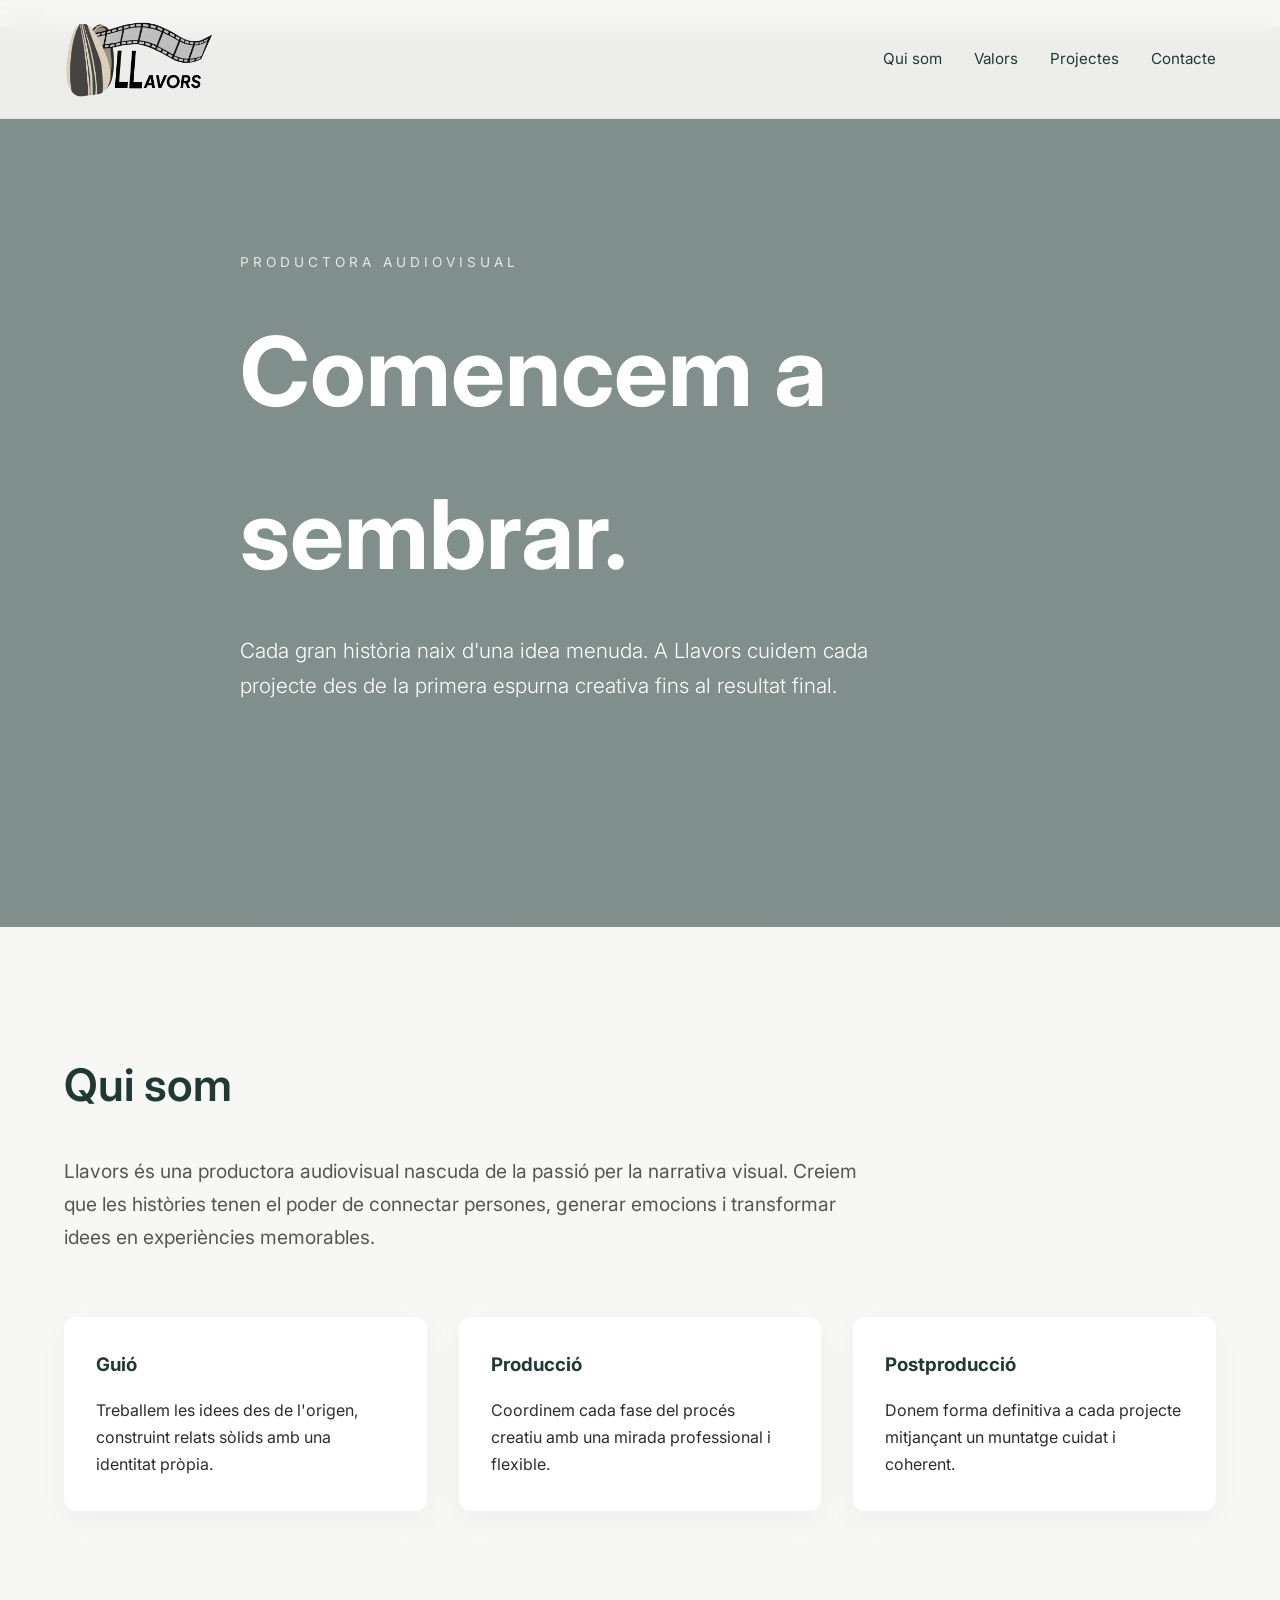
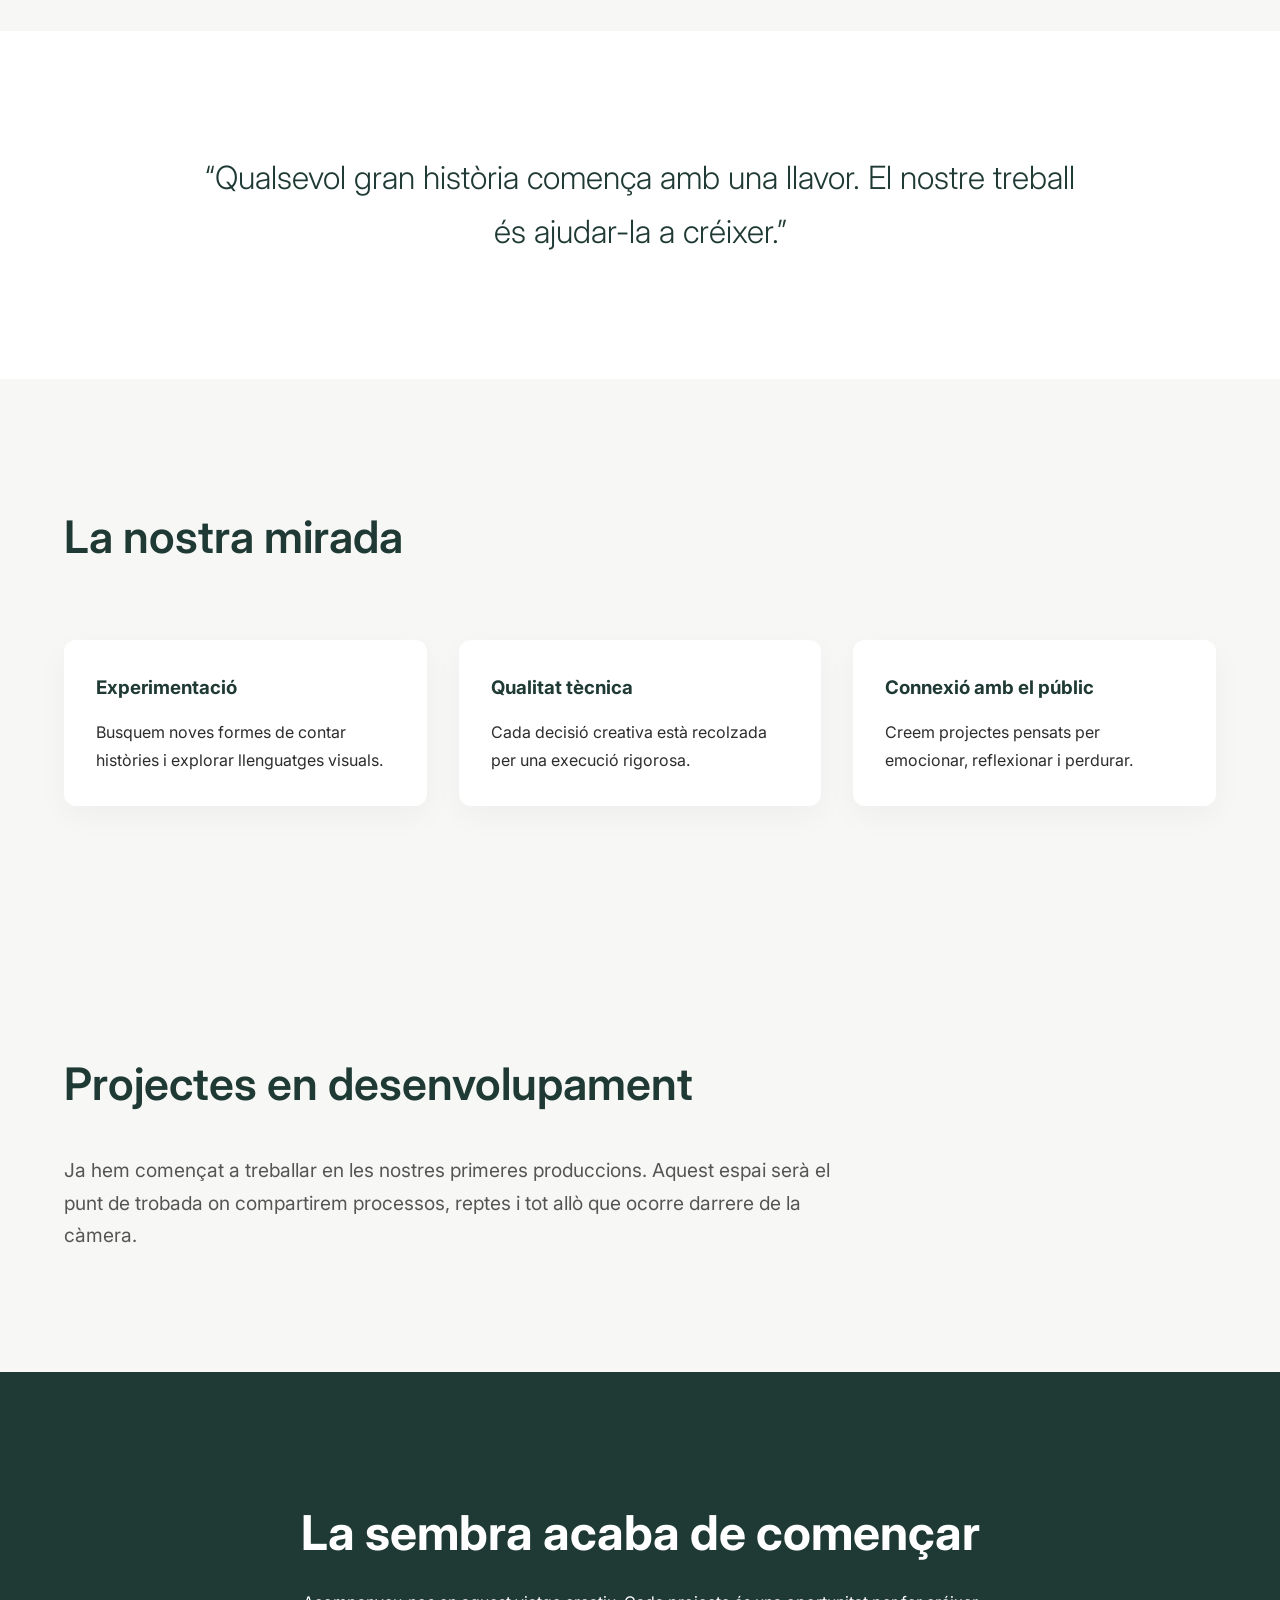
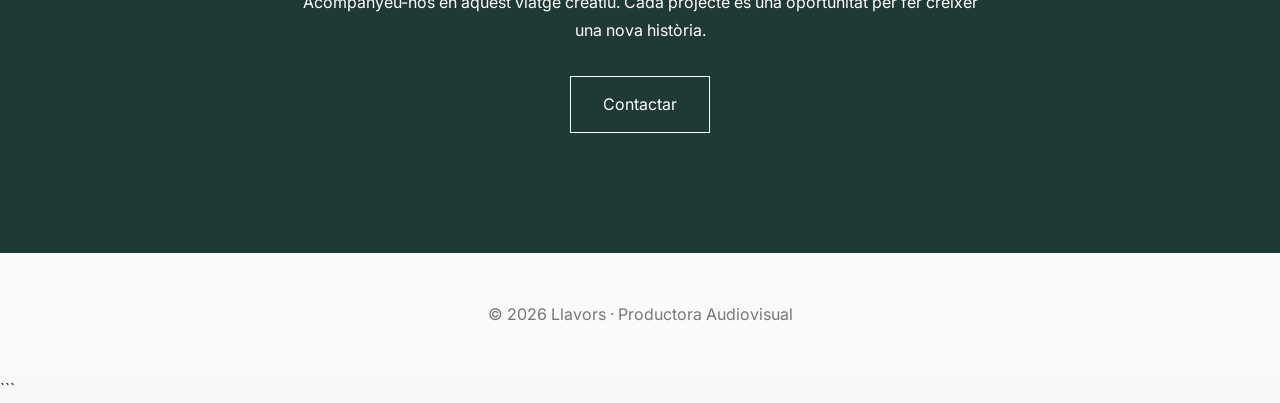
<file: blogs/presentacion.html>
```html
<!DOCTYPE html>
<html lang="ca">
<head>
<meta charset="UTF-8">
<meta name="viewport" content="width=device-width, initial-scale=1.0">
<title>Llavors — Productora Audiovisual</title>

<link href="https://fonts.googleapis.com/css2?family=Inter:wght@300;400;500;600;700&display=swap" rel="stylesheet">

<style>
:root{
    --primary:#1f3a34;
    --secondary:#6e847d;
    --accent:#c9a66b;
    --light:#f7f7f5;
    --white:#ffffff;
    --text:#2d2d2d;
    --max-width:1200px;
}

*{
    margin:0;
    padding:0;
    box-sizing:border-box;
}

body{
    font-family:'Inter',sans-serif;
    background:var(--light);
    color:var(--text);
    line-height:1.7;
}

.container{
    width:90%;
    max-width:var(--max-width);
    margin:auto;
}

/* NAV */

nav{
    position:fixed;
    top:0;
    width:100%;
    background:rgba(247,247,245,.92);
    backdrop-filter:blur(10px);
    z-index:1000;
    border-bottom:1px solid rgba(0,0,0,.05);
}

.nav-content{
    display:flex;
    justify-content:space-between;
    align-items:center;
    padding:1.2rem 0;
}

.logo{
    font-size:1.1rem;
    font-weight:700;
    letter-spacing:2px;
    color:var(--primary);
}

.nav-links{
    display:flex;
    gap:2rem;
}

.nav-links a{
    text-decoration:none;
    color:var(--primary);
    font-size:.95rem;
    transition:.3s;
}

.nav-links a:hover{
    color:var(--accent);
}

/* HERO */

.hero{
    min-height:100vh;
    display:flex;
    align-items:center;
    background:
    linear-gradient(rgba(31,58,52,.55),rgba(31,58,52,.55)),
    url('https://images.unsplash.com/photo-1492691527719-9d1e07e534b4?auto=format&fit=crop&w=1800&q=80');
    background-size:cover;
    background-position:center;
    color:white;
}

.hero-content{
    max-width:800px;
}

.hero h1{
    font-size:clamp(3rem,8vw,6rem);
    font-weight:700;
    margin-bottom:1rem;
}

.hero p{
    font-size:1.3rem;
    font-weight:300;
    max-width:650px;
}

.hero-tag{
    text-transform:uppercase;
    letter-spacing:4px;
    font-size:.85rem;
    margin-bottom:1rem;
    opacity:.8;
}

/* SECTIONS */

section{
    padding:120px 0;
}

.section-title{
    font-size:2.8rem;
    color:var(--primary);
    margin-bottom:2rem;
    font-weight:600;
}

.lead{
    font-size:1.2rem;
    max-width:800px;
    color:#555;
}

.grid{
    display:grid;
    grid-template-columns:repeat(auto-fit,minmax(280px,1fr));
    gap:2rem;
    margin-top:4rem;
}

.card{
    background:white;
    padding:2rem;
    border-radius:12px;
    box-shadow:0 10px 30px rgba(0,0,0,.04);
}

.card h3{
    margin-bottom:1rem;
    color:var(--primary);
}

/* MANIFESTO */

.manifesto{
    background:white;
}

.quote{
    max-width:900px;
    margin:auto;
    text-align:center;
    font-size:2rem;
    font-weight:300;
    color:var(--primary);
}

/* CTA */

.cta{
    background:var(--primary);
    color:white;
    text-align:center;
}

.cta h2{
    font-size:3rem;
    margin-bottom:1rem;
}

.cta p{
    max-width:700px;
    margin:auto;
    margin-bottom:2rem;
}

.btn{
    display:inline-block;
    padding:14px 32px;
    border:1px solid white;
    color:white;
    text-decoration:none;
    transition:.3s;
}

.btn:hover{
    background:white;
    color:var(--primary);
}

/* FOOTER */

footer{
    padding:3rem 0;
    text-align:center;
    color:#777;
    background:#fafafa;
}

@media(max-width:768px){

    .nav-links{
        display:none;
    }

    .hero p{
        font-size:1.1rem;
    }

    .quote{
        font-size:1.5rem;
    }
}
</style>
</head>
<body>

<nav>
<div class="container nav-content">
<a href="#header"><div class="logo"><img src="../img/llavors-letra.png" style="width: 150px"></div></a>

<div class="nav-links">
<a href="#qui">Qui som</a>
<a href="#valors">Valors</a>
<a href="#projectes">Projectes</a>
<a href="#contacte">Contacte</a>
</div>
</div>
</nav>

<header class="hero" id="header">
<div class="container hero-content">

<div class="hero-tag">
Productora Audiovisual
</div>

<h1>Comencem a sembrar.</h1>

<p>
Cada gran història naix d'una idea menuda.
A Llavors cuidem cada projecte des de la primera
espurna creativa fins al resultat final.
</p>

</div>
</header>

<section id="qui">
<div class="container">

<h2 class="section-title">Qui som</h2>

<p class="lead">
Llavors és una productora audiovisual nascuda de la passió
per la narrativa visual. Creiem que les històries tenen el
poder de connectar persones, generar emocions i transformar
idees en experiències memorables.
</p>

<div class="grid">

<div class="card">
<h3>Guió</h3>
<p>
Treballem les idees des de l'origen,
construint relats sòlids amb una identitat pròpia.
</p>
</div>

<div class="card">
<h3>Producció</h3>
<p>
Coordinem cada fase del procés creatiu
amb una mirada professional i flexible.
</p>
</div>

<div class="card">
<h3>Postproducció</h3>
<p>
Donem forma definitiva a cada projecte
mitjançant un muntatge cuidat i coherent.
</p>
</div>

</div>

</div>
</section>

<section class="manifesto">

<div class="container">

<div class="quote">
“Qualsevol gran història comença amb una llavor.
El nostre treball és ajudar-la a créixer.”
</div>

</div>

</section>

<section id="valors">

<div class="container">

<h2 class="section-title">La nostra mirada</h2>

<div class="grid">

<div class="card">
<h3>Experimentació</h3>
<p>
Busquem noves formes de contar històries i explorar llenguatges visuals.
</p>
</div>

<div class="card">
<h3>Qualitat tècnica</h3>
<p>
Cada decisió creativa està recolzada per una execució rigorosa.
</p>
</div>

<div class="card">
<h3>Connexió amb el públic</h3>
<p>
Creem projectes pensats per emocionar, reflexionar i perdurar.
</p>
</div>

</div>

</div>

</section>

<section id="projectes">

<div class="container">

<h2 class="section-title">Projectes en desenvolupament</h2>

<p class="lead">
Ja hem començat a treballar en les nostres primeres produccions.
Aquest espai serà el punt de trobada on compartirem processos,
reptes i tot allò que ocorre darrere de la càmera.
</p>

</div>

</section>

<section id="contacte" class="cta">

<div class="container">

<h2>La sembra acaba de començar</h2>

<p>
Acompanyeu-nos en aquest viatge creatiu.
Cada projecte és una oportunitat per fer créixer una nova història.
</p>

<a href="../contact.html" class="btn">Contactar</a>

</div>

</section>

<footer>
<div class="container">
© 2026 Llavors · Productora Audiovisual
</div>
</footer>

</body>
</html>
```
</file>
<file: css/style.css>
/******* Bootstrap Theming ********/
/*!
 * Bootstrap v4.5.3 (https://getbootstrap.com/)
 * Copyright 2011-2020 The Bootstrap Authors
 * Copyright 2011-2020 Twitter, Inc.
 * Licensed under MIT (https://github.com/twbs/bootstrap/blob/main/LICENSE)
 */
:root {
  --blue: #007bff;
  --indigo: #6610f2;
  --purple: #6f42c1;
  --pink: #e83e8c;
  --red: #dc3545;
  --orange: #fd7e14;
  --yellow: #ffc107;
  --green: #28a745;
  --teal: #20c997;
  --cyan: #17a2b8;
  --white: #fff;
  --gray: #6c757d;
  --gray-dark: #343a40;
  --primary: #A67500;
  --secondary: #f4faec;
  --success: #28a745;
  --info: #17a2b8;
  --warning: #ffc107;
  --danger: #dc3545;
  --light: #FFFFFF;
  --dark: #1E2C08;
  --breakpoint-xs: 0;
  --breakpoint-sm: 576px;
  --breakpoint-md: 768px;
  --breakpoint-lg: 992px;
  --breakpoint-xl: 1200px;
  --font-family-sans-serif: "Fraunces", sans-serif;
  --font-family-monospace: SFMono-Regular, Menlo, Monaco, Consolas, "Caveal", "Caveal", monospace;
}

/* 1. Declarar la fuente personalizada */
@font-face {
    font-family: 'Caveal'; /* Nombre con el que la llamarás después */
    src: url('../fonts/CaveatBrush-Regular.woff') format('woff');
    font-weight: normal;
    font-style: normal;
}

@font-face {
    font-family: 'Fraunces'; /* Nombre con el que la llamarás después */
    src: url('../fonts/Fraunces.woff') format('woff');
    font-weight: normal;
    font-style: normal;
}

*,
*::before,
*::after {
  box-sizing: border-box;
}

/*  ----------------------------------NUESTRO CSS---------------------------------   */

dialog {
    border: none;
    background: transparent;
    padding: 0;
}

dialog::backdrop {
    background: rgba(0,0,0,0.8);
}

dialog img {
    max-width: 90vw;
    max-height: 90vh;
    display: block;
}

#fotoModal {
    border: none;
    background: transparent;
    padding: 0;
}

#fotoModal::backdrop {
    background: rgba(0,0,0,0.8);
}

#fotoGrande {
    display: block;
    max-width: 90vw;
    max-height: 90vh;
}
/* --- OCULTAR NOTICIAS TAG BLOG --- */
.blog-item.oculto {
    display: none;
}

*/ ------ */

.enlace-articulo {
    display: block;
    text-decoration: none; 
    color: inherit; 
    z-index: 10;
}


@media (min-width: 768px) and (max-width: 992px) {
  .ocultar-en-md {
    display: none;
  }
}

@media (min-width: 992px) {
  .ocultar-en-lg {
    display: none;
  }
}

#pag {
    position: absolute;
    z-index: -1;
}

#lowrow {
    bottom: 0;    
}

/* --- PARA LAS CARTAS DE LOS PROYECTOS --- */
.container_p {
    display: grid;
    grid-template-columns: repeat(auto-fill, minmax(450px, 1fr)); 
    width: 100%;
}

/* CARD */
.equipo-card {
    position: relative;
    width: auto;
    overflow: hidden;
}

 /* HOVER */
.equipo-card:hover {
  transform: translateY(-6px);
  box-shadow:
    inset 0 0 15px rgba(0,0,0,.9),
    0 10px 40px rgba(0,0,0,.7);
}

  /* IMAGEN */

.equipo-card img {
  display: block;
  width: 100%;
  height: 100%;
  object-fit: cover;
  border: 1px solid #7b0000;
  filter: contrast(1.05) brightness(.85) saturate(.85);
}

  /* NOMBRE */

.equipo-card h3 {
  font-size: .65rem;
  letter-spacing: 2px;
  text-transform: uppercase;
  color: #A67500;
  padding: .45rem 0;
  border-top: 1px solid #3b2a1d;
  margin: 0;
}

  /* PANEL INFO */

.equipo-card .info {
  position: absolute;
  bottom: 0;
  left: 0;
  width: 100%;
  height: 100%;
  z-index: 1000;
  flex-direction: column;
  justify-content: center;
  align-items: center;
  background: rgba(0,0,0,.85);
  color: #fff;
  text-align: center;
  opacity: 0;
  visibility: hidden;
  transition: opacity .3s ease, visibility .3s ease;
  padding: 1rem;
}

.equipo-card .info h3 {
 text-decoration: uppercase;
 margin-bottom: 2px;
  font-size: clamp(10px, 1.2vw, 30px);
}

.equipo-card .info p {
 text-decoration: uppercase;
 margin-bottom: 2px;
  font-size: clamp(18px, 1.1vw, 46px);
}

   /* MOSTRAR INFO */
.equipo-card:hover .info {
  opacity: 1;
  visibility: visible;
}


/* --- FIN PROYECTOS --- */
/* CARD */
.equipo-card2 {
    position: relative;
    width: auto;
    overflow: hidden;
}

 /* HOVER */
.equipo-card2:hover {
  transform: translateY(-6px);
  box-shadow:
    inset 0 0 15px rgba(0,0,0,.9),
    0 10px 40px rgba(0,0,0,.7);
}

  /* IMAGEN */

.equipo-card2 img {
  display: block;
  width: 100%;
  height: 100%;
  object-fit: cover;
  border: 1px solid #7b0000;
  filter: contrast(1.05) brightness(.85) saturate(.85);
}

  /* NOMBRE */

.equipo-card2 h3 {
  font-size: .65rem;
  letter-spacing: 2px;
  text-transform: uppercase;
  color: #A67500;
  padding: .45rem 0;
  border-top: 1px solid #3b2a1d;
  margin: 0;
}

  /* PANEL INFO */

.equipo-card2 .info {
  position: absolute;
  bottom: 0;
  left: 0;
  width: 100%;
  height: 100%;
  z-index: 1000;
  flex-direction: column;
  justify-content: center;
  align-items: center;
  background: rgba(0,0,0,.85);
  color: #fff;
  text-align: center;
  opacity: 0;
  visibility: hidden;
  transition: opacity .3s ease, visibility .3s ease;
  padding: 1rem;
}

.equipo-card2 .info h3 {
 text-decoration: uppercase;
 margin-bottom: 2px;
  font-size: clamp(15px, 0.7vw, 30px);
}

.equipo-card2 .info p {
 text-decoration: uppercase;
 margin-bottom: 2px;
  font-size: clamp(12px, 0.5vw, 23px);
}

   /* MOSTRAR INFO */
.equipo-card2:hover .info {
  opacity: 1;
  visibility: visible;
}

/* --- DISABLE PARA EL BLOG --- */
.disable {
    pointer-events: none;
    cursor: default;
    opacity: 0.4;
    text-decoration: none;
    filter: grayscale(1)
}

#barra {
    background-color: #2A3D0B !important;
    color: #1E2C08 !important;
}

#barra a {
    color: #A67500 !important;
}

#barra a:hover {
    color: #FCEC8E !important;
}

#topbar {
    background-color: #1E2C08 !important;
    color: #1E2C08 !important;
}

#topbar p {
    color: #A67500 !important;
}

/*  ----------------------------------FIN NUESTRO CSS---------------------------------   */

html {
  font-family: sans-serif;
  line-height: 1.15;
  -webkit-text-size-adjust: 100%;
  -webkit-tap-highlight-color: rgba(0, 0, 0, 0);
}

article, aside, figcaption, figure, footer, header, hgroup, main, nav, section {
  display: block;
}

body {
  margin: 0;
  font-family: "Fraunces", sans-serif;
  font-size: 1rem;
  font-weight: 400; 
  line-height: 1.5;
  color: #656565;
  text-align: left;
  background-color: #F3F3F3;
}

[tabindex="-1"]:focus:not(:focus-visible) {
  outline: 0 !important;
}

hr {
  box-sizing: content-box;
  height: 0;
  overflow: visible;
}

h1, h2, h3, h4, h5, h6 {
  margin-top: 0;
  margin-bottom: 0.5rem;
}

h1, h6 {
  font-family: "Caveal", sans-serif !important;
}


p {
  margin-top: 0;
  margin-bottom: 1rem;
}

abbr[title],
abbr[data-original-title] {
  text-decoration: underline;
  text-decoration: underline dotted;
  cursor: help;
  border-bottom: 0;
  text-decoration-skip-ink: none;
}

address {
  margin-bottom: 1rem;
  font-style: normal;
  line-height: inherit;
}

ol,
ul,
dl {
  margin-top: 0;
  margin-bottom: 1rem;
}

ol ol,
ul ul,
ol ul,
ul ol {
  margin-bottom: 0;
}

dt {
  font-weight: 700;
}

dd {
  margin-bottom: .5rem;
  margin-left: 0;
}

blockquote {
  margin: 0 0 1rem;
}

b,
strong {
  font-weight: bolder;
}

small {
  font-size: 80%;
}

sub,
sup {
  position: relative;
  font-size: 75%;
  line-height: 0;
  vertical-align: baseline;
}

sub {
  bottom: -.25em;
}

sup {
  top: -.5em;
}

a {
  color: #A67500;
  text-decoration: none;
  background-color: transparent;
}

a:hover {
  color: #FCEC8E;
  text-decoration: underline;
}

a:not([href]):not([class]) {
  color: inherit;
  text-decoration: none;
}

a:not([href]):not([class]):hover {
  color: inherit;
  text-decoration: none;
}

pre,
code,
kbd,
samp {
  font-family: SFMono-Regular, Menlo, Monaco, Consolas, "Caveal", "Caveal", monospace;
  font-size: 1em;
}

pre {
  margin-top: 0;
  margin-bottom: 1rem;
  overflow: auto;
  -ms-overflow-style: scrollbar;
}

figure {
  margin: 0 0 1rem;
}

img {
  vertical-align: middle;
  border-style: none;
}

svg {
  overflow: hidden;
  vertical-align: middle;
}

table {
  border-collapse: collapse;
}

caption {
  padding-top: 0.75rem;
  padding-bottom: 0.75rem;
  color: #6c757d;
  text-align: left;
  caption-side: bottom;
}

th {
  text-align: inherit;
  text-align: -webkit-match-parent;
}

label {
  display: inline-block;
  margin-bottom: 0.5rem;
}

button {
  border-radius: 0;
}

button:focus {
  outline: 1px dotted;
  outline: 5px auto -webkit-focus-ring-color;
}

input,
button,
select,
optgroup,
textarea {
  margin: 0;
  font-family: inherit;
  font-size: inherit;
  line-height: inherit;
}

button,
input {
  overflow: visible;
}

button,
select {
  text-transform: none;
}

[role="button"] {
  cursor: pointer;
}

select {
  word-wrap: normal;
}

button,
[type="button"],
[type="reset"],
[type="submit"] {
  -webkit-appearance: button;
}

button:not(:disabled),
[type="button"]:not(:disabled),
[type="reset"]:not(:disabled),
[type="submit"]:not(:disabled) {
  cursor: pointer;
}

button::-moz-focus-inner,
[type="button"]::-moz-focus-inner,
[type="reset"]::-moz-focus-inner,
[type="submit"]::-moz-focus-inner {
  padding: 0;
  border-style: none;
}

input[type="radio"],
input[type="checkbox"] {
  box-sizing: border-box;
  padding: 0;
}

textarea {
  overflow: auto;
  resize: vertical;
}

fieldset {
  min-width: 0;
  padding: 0;
  margin: 0;
  border: 0;
}

legend {
  display: block;
  width: 100%;
  max-width: 100%;
  padding: 0;
  margin-bottom: .5rem;
  font-size: 1.5rem;
  line-height: inherit;
  color: inherit;
  white-space: normal;
}

@media (max-width: 1200px) {
  legend {
    font-size: calc(1.275rem + 0.3vw) ;
  }
}

progress {
  vertical-align: baseline;
}

[type="number"]::-webkit-inner-spin-button,
[type="number"]::-webkit-outer-spin-button {
  height: auto;
}

[type="search"] {
  outline-offset: -2px;
  -webkit-appearance: none;
}

[type="search"]::-webkit-search-decoration {
  -webkit-appearance: none;
}

::-webkit-file-upload-button {
  font: inherit;
  -webkit-appearance: button;
}

output {
  display: inline-block;
}

summary {
  display: list-item;
  cursor: pointer;
}

template {
  display: none;
}

[hidden] {
  display: none !important;
}

h1, h2, h3, h4, h5, h6,
.h1, .h2, .h3, .h4, .h5, .h6 {
  margin-bottom: 0.5rem;
  font-weight: 500;
  line-height: 1.2;
  color: #1E2C08;
}

h1, .h1 {
  font-size: 2.5rem;
}

@media (max-width: 1200px) {
  h1, .h1 {
    font-size: calc(1.375rem + 1.5vw) ;
  }
}

h2, .h2 {
  font-size: 2rem;
}

@media (max-width: 1200px) {
  h2, .h2 {
    font-size: calc(1.325rem + 0.9vw) ;
  }
}

h3, .h3 {
  font-size: 1.75rem;
}

@media (max-width: 1200px) {
  h3, .h3 {
    font-size: calc(1.3rem + 0.6vw) ;
  }
}

h4, .h4 {
  font-size: 1.5rem;
}

@media (max-width: 1200px) {
  h4, .h4 {
    font-size: calc(1.275rem + 0.3vw) ;
  }
}

h5, .h5 {
  font-size: 1.25rem;
}

h6, .h6 {
  font-size: 1rem;
}

.lead {
  font-size: 1.25rem;
  font-weight: 300;
}

.display-1 {
  font-size: 6rem;
  font-weight: 300;
  line-height: 1.2;
}

@media (max-width: 1200px) {
  .display-1 {
    font-size: calc(1.725rem + 5.7vw) ;
  }
}

.display-2 {
  font-size: 5.5rem;
  font-weight: 300;
  line-height: 1.2;
}

@media (max-width: 1200px) {
  .display-2 {
    font-size: calc(1.675rem + 5.1vw) ;
  }
}

.display-3 {
  font-size: 4.5rem;
  font-weight: 300;
  line-height: 1.2;
  margin-bottom: 80px;
}

@media (max-width: 1200px) {
  .display-3 {
    font-size: calc(1.575rem + 3.9vw) ;
  }
}

.display-4 {
  font-size: 3.5rem;
  font-weight: 300;
  line-height: 1.2;
}

@media (max-width: 1200px) {
  .display-4 {
    font-size: calc(1.475rem + 2.7vw) ;
  }
}

hr {
  margin-top: 1rem;
  margin-bottom: 1rem;
  border: 0;
  border-top: 1px solid rgba(0, 0, 0, 0.1);
}

small,
.small {
  font-size: 80%;
  font-weight: 400;
}

mark,
.mark {
  padding: 0.2em;
  background-color: #fcf8e3;
}

.list-unstyled {
  padding-left: 0;
  list-style: none;
}

.list-inline {
  padding-left: 0;
  list-style: none;
}

.list-inline-item {
  display: inline-block;
}

.list-inline-item:not(:last-child) {
  margin-right: 0.5rem;
}

.initialism {
  font-size: 90%;
  text-transform: uppercase;
}

.blockquote {
  margin-bottom: 1rem;
  font-size: 1.25rem;
}

.blockquote-footer {
  display: block;
  font-size: 80%;
  color: #6c757d;
}

.blockquote-footer::before {
  content: "\2014\00A0";
}

.img-fluid {
  max-width: 100%;
  height: auto;
}

.img-thumbnail {
  padding: 0.25rem;
  background-color: #F3F3F3;
  border: 1px solid #dee2e6;
  max-width: 100%;
  height: auto;
}

.figure {
  display: inline-block;
}

.figure-img {
  margin-bottom: 0.5rem;
  line-height: 1;
}

.figure-caption {
  font-size: 90%;
  color: #6c757d;
}

code {
  font-size: 87.5%;
  color: #e83e8c;
  word-wrap: break-word;
}

a > code {
  color: inherit;
}

kbd {
  padding: 0.2rem 0.4rem;
  font-size: 87.5%;
  color: #fff;
  background-color: #212529;
}

kbd kbd {
  padding: 0;
  font-size: 100%;
  font-weight: 700;
}

pre {
  display: block;
  font-size: 87.5%;
  color: #212529;
}

pre code {
  font-size: inherit;
  color: inherit;
  word-break: normal;
}

.pre-scrollable {
  max-height: 340px;
  overflow-y: scroll;
}

.container,
.container-fluid,
.container-sm,
.container-md,
.container-lg,
.container-xl {
  width: 100%;
  padding-right: 15px;
  padding-left: 15px;
  margin-right: auto;
  margin-left: auto;
}

@media (min-width: 576px) {
  .container, .container-sm {
    max-width: 540px;
  }
}

@media (min-width: 768px) {
  .container, .container-sm, .container-md {
    max-width: 720px;
  }
}

@media (min-width: 992px) {
  .container, .container-sm, .container-md, .container-lg {
    max-width: 960px;
  }
}

@media (min-width: 1200px) {
  .container, .container-sm, .container-md, .container-lg, .container-xl {
    max-width: 1140px;
  }
}

.row {
  display: flex;
  flex-wrap: wrap;
  margin-right: -15px;
  margin-left: -15px;
}

.no-gutters {
  margin-right: 0;
  margin-left: 0;
}

.no-gutters > .col,
.no-gutters > [class*="col-"] {
  padding-right: 0;
  padding-left: 0;
}

.col-1, .col-2, .col-3, .col-4, .col-5, .col-6, .col-7, .col-8, .col-9, .col-10, .col-11, .col-12, .col,
.col-auto, .col-sm-1, .col-sm-2, .col-sm-3, .col-sm-4, .col-sm-5, .col-sm-6, .col-sm-7, .col-sm-8, .col-sm-9, .col-sm-10, .col-sm-11, .col-sm-12, .col-sm,
.col-sm-auto, .col-md-1, .col-md-2, .col-md-3, .col-md-4, .col-md-5, .col-md-6, .col-md-7, .col-md-8, .col-md-9, .col-md-10, .col-md-11, .col-md-12, .col-md,
.col-md-auto, .col-lg-1, .col-lg-2, .col-lg-3, .col-lg-4, .col-lg-5, .col-lg-6, .col-lg-7, .col-lg-8, .col-lg-9, .col-lg-10, .col-lg-11, .col-lg-12, .col-lg,
.col-lg-auto, .col-xl-1, .col-xl-2, .col-xl-3, .col-xl-4, .col-xl-5, .col-xl-6, .col-xl-7, .col-xl-8, .col-xl-9, .col-xl-10, .col-xl-11, .col-xl-12, .col-xl,
.col-xl-auto {
  position: relative;
  width: 100%;
  padding-right: 15px;
  padding-left: 15px;
}

.col {
  flex-basis: 0;
  flex-grow: 1;
  max-width: 100%;
}

.row-cols-1 > * {
  flex: 0 0 100%;
  max-width: 100%;
}

.row-cols-2 > * {
  flex: 0 0 50%;
  max-width: 50%;
}

.row-cols-3 > * {
  flex: 0 0 33.33333%;
  max-width: 33.33333%;
}

.row-cols-4 > * {
  flex: 0 0 25%;
  max-width: 25%;
}

.row-cols-5 > * {
  flex: 0 0 20%;
  max-width: 20%;
}

.row-cols-6 > * {
  flex: 0 0 16.66667%;
  max-width: 16.66667%;
}

.col-auto {
  flex: 0 0 auto;
  width: auto;
  max-width: 100%;
}

.col-1 {
  flex: 0 0 8.33333%;
  max-width: 8.33333%;
}

.col-2 {
  flex: 0 0 16.66667%;
  max-width: 16.66667%;
}

.col-3 {
  flex: 0 0 25%;
  max-width: 25%;
}

.col-4 {
  flex: 0 0 33.33333%;
  max-width: 33.33333%;
}

.col-5 {
  flex: 0 0 41.66667%;
  max-width: 41.66667%;
}

.col-6 {
  flex: 0 0 50%;
  max-width: 50%;
}

.col-7 {
  flex: 0 0 58.33333%;
  max-width: 58.33333%;
}

.col-8 {
  flex: 0 0 66.66667%;
  max-width: 66.66667%;
}

.col-9 {
  flex: 0 0 75%;
  max-width: 75%;
}

.col-10 {
  flex: 0 0 83.33333%;
  max-width: 83.33333%;
}

.col-11 {
  flex: 0 0 91.66667%;
  max-width: 91.66667%;
}

.col-12 {
  flex: 0 0 100%;
  max-width: 100%;
}

.order-first {
  order: -1;
}

.order-last {
  order: 13;
}

.order-0 {
  order: 0;
}

.order-1 {
  order: 1;
}

.order-2 {
  order: 2;
}

.order-3 {
  order: 3;
}

.order-4 {
  order: 4;
}

.order-5 {
  order: 5;
}

.order-6 {
  order: 6;
}

.order-7 {
  order: 7;
}

.order-8 {
  order: 8;
}

.order-9 {
  order: 9;
}

.order-10 {
  order: 10;
}

.order-11 {
  order: 11;
}

.order-12 {
  order: 12;
}

.offset-1 {
  margin-left: 8.33333%;
}

.offset-2 {
  margin-left: 16.66667%;
}

.offset-3 {
  margin-left: 25%;
}

.offset-4 {
  margin-left: 33.33333%;
}

.offset-5 {
  margin-left: 41.66667%;
}

.offset-6 {
  margin-left: 50%;
}

.offset-7 {
  margin-left: 58.33333%;
}

.offset-8 {
  margin-left: 66.66667%;
}

.offset-9 {
  margin-left: 75%;
}

.offset-10 {
  margin-left: 83.33333%;
}

.offset-11 {
  margin-left: 91.66667%;
}

@media (min-width: 576px) {
  .col-sm {
    flex-basis: 0;
    flex-grow: 1;
    max-width: 100%;
  }
  .row-cols-sm-1 > * {
    flex: 0 0 100%;
    max-width: 100%;
  }
  .row-cols-sm-2 > * {
    flex: 0 0 50%;
    max-width: 50%;
  }
  .row-cols-sm-3 > * {
    flex: 0 0 33.33333%;
    max-width: 33.33333%;
  }
  .row-cols-sm-4 > * {
    flex: 0 0 25%;
    max-width: 25%;
  }
  .row-cols-sm-5 > * {
    flex: 0 0 20%;
    max-width: 20%;
  }
  .row-cols-sm-6 > * {
    flex: 0 0 16.66667%;
    max-width: 16.66667%;
  }
  .col-sm-auto {
    flex: 0 0 auto;
    width: auto;
    max-width: 100%;
  }
  .col-sm-1 {
    flex: 0 0 8.33333%;
    max-width: 8.33333%;
  }
  .col-sm-2 {
    flex: 0 0 16.66667%;
    max-width: 16.66667%;
  }
  .col-sm-3 {
    flex: 0 0 25%;
    max-width: 25%;
  }
  .col-sm-4 {
    flex: 0 0 33.33333%;
    max-width: 33.33333%;
  }
  .col-sm-5 {
    flex: 0 0 41.66667%;
    max-width: 41.66667%;
  }
  .col-sm-6 {
    flex: 0 0 50%;
    max-width: 50%;
  }
  .col-sm-7 {
    flex: 0 0 58.33333%;
    max-width: 58.33333%;
  }
  .col-sm-8 {
    flex: 0 0 66.66667%;
    max-width: 66.66667%;
  }
  .col-sm-9 {
    flex: 0 0 75%;
    max-width: 75%;
  }
  .col-sm-10 {
    flex: 0 0 83.33333%;
    max-width: 83.33333%;
  }
  .col-sm-11 {
    flex: 0 0 91.66667%;
    max-width: 91.66667%;
  }
  .col-sm-12 {
    flex: 0 0 100%;
    max-width: 100%;
  }
  .order-sm-first {
    order: -1;
  }
  .order-sm-last {
    order: 13;
  }
  .order-sm-0 {
    order: 0;
  }
  .order-sm-1 {
    order: 1;
  }
  .order-sm-2 {
    order: 2;
  }
  .order-sm-3 {
    order: 3;
  }
  .order-sm-4 {
    order: 4;
  }
  .order-sm-5 {
    order: 5;
  }
  .order-sm-6 {
    order: 6;
  }
  .order-sm-7 {
    order: 7;
  }
  .order-sm-8 {
    order: 8;
  }
  .order-sm-9 {
    order: 9;
  }
  .order-sm-10 {
    order: 10;
  }
  .order-sm-11 {
    order: 11;
  }
  .order-sm-12 {
    order: 12;
  }
  .offset-sm-0 {
    margin-left: 0;
  }
  .offset-sm-1 {
    margin-left: 8.33333%;
  }
  .offset-sm-2 {
    margin-left: 16.66667%;
  }
  .offset-sm-3 {
    margin-left: 25%;
  }
  .offset-sm-4 {
    margin-left: 33.33333%;
  }
  .offset-sm-5 {
    margin-left: 41.66667%;
  }
  .offset-sm-6 {
    margin-left: 50%;
  }
  .offset-sm-7 {
    margin-left: 58.33333%;
  }
  .offset-sm-8 {
    margin-left: 66.66667%;
  }
  .offset-sm-9 {
    margin-left: 75%;
  }
  .offset-sm-10 {
    margin-left: 83.33333%;
  }
  .offset-sm-11 {
    margin-left: 91.66667%;
  }
}

@media (min-width: 768px) {
  .col-md {
    flex-basis: 0;
    flex-grow: 1;
    max-width: 100%;
  }
  .row-cols-md-1 > * {
    flex: 0 0 100%;
    max-width: 100%;
  }
  .row-cols-md-2 > * {
    flex: 0 0 50%;
    max-width: 50%;
  }
  .row-cols-md-3 > * {
    flex: 0 0 33.33333%;
    max-width: 33.33333%;
  }
  .row-cols-md-4 > * {
    flex: 0 0 25%;
    max-width: 25%;
  }
  .row-cols-md-5 > * {
    flex: 0 0 20%;
    max-width: 20%;
  }
  .row-cols-md-6 > * {
    flex: 0 0 16.66667%;
    max-width: 16.66667%;
  }
  .col-md-auto {
    flex: 0 0 auto;
    width: auto;
    max-width: 100%;
  }
  .col-md-1 {
    flex: 0 0 8.33333%;
    max-width: 8.33333%;
  }
  .col-md-2 {
    flex: 0 0 16.66667%;
    max-width: 16.66667%;
  }
  .col-md-3 {
    flex: 0 0 25%;
    max-width: 25%;
  }
  .col-md-4 {
    flex: 0 0 33.33333%;
    max-width: 33.33333%;
  }
  .col-md-5 {
    flex: 0 0 41.66667%;
    max-width: 41.66667%;
  }
  .col-md-6 {
    flex: 0 0 50%;
    max-width: 50%;
  }
  .col-md-7 {
    flex: 0 0 58.33333%;
    max-width: 58.33333%;
  }
  .col-md-8 {
    flex: 0 0 66.66667%;
    max-width: 66.66667%;
  }
  .col-md-9 {
    flex: 0 0 75%;
    max-width: 75%;
  }
  .col-md-10 {
    flex: 0 0 83.33333%;
    max-width: 83.33333%;
  }
  .col-md-11 {
    flex: 0 0 91.66667%;
    max-width: 91.66667%;
  }
  .col-md-12 {
    flex: 0 0 100%;
    max-width: 100%;
  }
  .order-md-first {
    order: -1;
  }
  .order-md-last {
    order: 13;
  }
  .order-md-0 {
    order: 0;
  }
  .order-md-1 {
    order: 1;
  }
  .order-md-2 {
    order: 2;
  }
  .order-md-3 {
    order: 3;
  }
  .order-md-4 {
    order: 4;
  }
  .order-md-5 {
    order: 5;
  }
  .order-md-6 {
    order: 6;
  }
  .order-md-7 {
    order: 7;
  }
  .order-md-8 {
    order: 8;
  }
  .order-md-9 {
    order: 9;
  }
  .order-md-10 {
    order: 10;
  }
  .order-md-11 {
    order: 11;
  }
  .order-md-12 {
    order: 12;
  }
  .offset-md-0 {
    margin-left: 0;
  }
  .offset-md-1 {
    margin-left: 8.33333%;
  }
  .offset-md-2 {
    margin-left: 16.66667%;
  }
  .offset-md-3 {
    margin-left: 25%;
  }
  .offset-md-4 {
    margin-left: 33.33333%;
  }
  .offset-md-5 {
    margin-left: 41.66667%;
  }
  .offset-md-6 {
    margin-left: 50%;
  }
  .offset-md-7 {
    margin-left: 58.33333%;
  }
  .offset-md-8 {
    margin-left: 66.66667%;
  }
  .offset-md-9 {
    margin-left: 75%;
  }
  .offset-md-10 {
    margin-left: 83.33333%;
  }
  .offset-md-11 {
    margin-left: 91.66667%;
  }
}

@media (min-width: 992px) {
  .col-lg {
    flex-basis: 0;
    flex-grow: 1;
    max-width: 100%;
  }
  .row-cols-lg-1 > * {
    flex: 0 0 100%;
    max-width: 100%;
  }
  .row-cols-lg-2 > * {
    flex: 0 0 50%;
    max-width: 50%;
  }
  .row-cols-lg-3 > * {
    flex: 0 0 33.33333%;
    max-width: 33.33333%;
  }
  .row-cols-lg-4 > * {
    flex: 0 0 25%;
    max-width: 25%;
  }
  .row-cols-lg-5 > * {
    flex: 0 0 20%;
    max-width: 20%;
  }
  .row-cols-lg-6 > * {
    flex: 0 0 16.66667%;
    max-width: 16.66667%;
  }
  .col-lg-auto {
    flex: 0 0 auto;
    width: auto;
    max-width: 100%;
  }
  .col-lg-1 {
    flex: 0 0 8.33333%;
    max-width: 8.33333%;
  }
  .col-lg-2 {
    flex: 0 0 16.66667%;
    max-width: 16.66667%;
  }
  .col-lg-3 {
    flex: 0 0 25%;
    max-width: 25%;
  }
  .col-lg-4 {
    flex: 0 0 33.33333%;
    max-width: 33.33333%;
  }
  .col-lg-5 {
    flex: 0 0 41.66667%;
    max-width: 41.66667%;
  }
  .col-lg-6 {
    flex: 0 0 50%;
    max-width: 50%;
  }
  .col-lg-7 {
    flex: 0 0 58.33333%;
    max-width: 58.33333%;
  }
  .col-lg-8 {
    flex: 0 0 66.66667%;
    max-width: 66.66667%;
  }
  .col-lg-9 {
    flex: 0 0 75%;
    max-width: 75%;
  }
  .col-lg-10 {
    flex: 0 0 83.33333%;
    max-width: 83.33333%;
  }
  .col-lg-11 {
    flex: 0 0 91.66667%;
    max-width: 91.66667%;
  }
  .col-lg-12 {
    flex: 0 0 100%;
    max-width: 100%;
  }
  .order-lg-first {
    order: -1;
  }
  .order-lg-last {
    order: 13;
  }
  .order-lg-0 {
    order: 0;
  }
  .order-lg-1 {
    order: 1;
  }
  .order-lg-2 {
    order: 2;
  }
  .order-lg-3 {
    order: 3;
  }
  .order-lg-4 {
    order: 4;
  }
  .order-lg-5 {
    order: 5;
  }
  .order-lg-6 {
    order: 6;
  }
  .order-lg-7 {
    order: 7;
  }
  .order-lg-8 {
    order: 8;
  }
  .order-lg-9 {
    order: 9;
  }
  .order-lg-10 {
    order: 10;
  }
  .order-lg-11 {
    order: 11;
  }
  .order-lg-12 {
    order: 12;
  }
  .offset-lg-0 {
    margin-left: 0;
  }
  .offset-lg-1 {
    margin-left: 8.33333%;
  }
  .offset-lg-2 {
    margin-left: 16.66667%;
  }
  .offset-lg-3 {
    margin-left: 25%;
  }
  .offset-lg-4 {
    margin-left: 33.33333%;
  }
  .offset-lg-5 {
    margin-left: 41.66667%;
  }
  .offset-lg-6 {
    margin-left: 50%;
  }
  .offset-lg-7 {
    margin-left: 58.33333%;
  }
  .offset-lg-8 {
    margin-left: 66.66667%;
  }
  .offset-lg-9 {
    margin-left: 75%;
  }
  .offset-lg-10 {
    margin-left: 83.33333%;
  }
  .offset-lg-11 {
    margin-left: 91.66667%;
  }
}

@media (min-width: 1200px) {
  .col-xl {
    flex-basis: 0;
    flex-grow: 1;
    max-width: 100%;
  }
  .row-cols-xl-1 > * {
    flex: 0 0 100%;
    max-width: 100%;
  }
  .row-cols-xl-2 > * {
    flex: 0 0 50%;
    max-width: 50%;
  }
  .row-cols-xl-3 > * {
    flex: 0 0 33.33333%;
    max-width: 33.33333%;
  }
  .row-cols-xl-4 > * {
    flex: 0 0 25%;
    max-width: 25%;
  }
  .row-cols-xl-5 > * {
    flex: 0 0 20%;
    max-width: 20%;
  }
  .row-cols-xl-6 > * {
    flex: 0 0 16.66667%;
    max-width: 16.66667%;
  }
  .col-xl-auto {
    flex: 0 0 auto;
    width: auto;
    max-width: 100%;
  }
  .col-xl-1 {
    flex: 0 0 8.33333%;
    max-width: 8.33333%;
  }
  .col-xl-2 {
    flex: 0 0 16.66667%;
    max-width: 16.66667%;
  }
  .col-xl-3 {
    flex: 0 0 25%;
    max-width: 25%;
  }
  .col-xl-4 {
    flex: 0 0 33.33333%;
    max-width: 33.33333%;
  }
  .col-xl-5 {
    flex: 0 0 41.66667%;
    max-width: 41.66667%;
  }
  .col-xl-6 {
    flex: 0 0 50%;
    max-width: 50%;
  }
  .col-xl-7 {
    flex: 0 0 58.33333%;
    max-width: 58.33333%;
  }
  .col-xl-8 {
    flex: 0 0 66.66667%;
    max-width: 66.66667%;
  }
  .col-xl-9 {
    flex: 0 0 75%;
    max-width: 75%;
  }
  .col-xl-10 {
    flex: 0 0 83.33333%;
    max-width: 83.33333%;
  }
  .col-xl-11 {
    flex: 0 0 91.66667%;
    max-width: 91.66667%;
  }
  .col-xl-12 {
    flex: 0 0 100%;
    max-width: 100%;
  }
  .order-xl-first {
    order: -1;
  }
  .order-xl-last {
    order: 13;
  }
  .order-xl-0 {
    order: 0;
  }
  .order-xl-1 {
    order: 1;
  }
  .order-xl-2 {
    order: 2;
  }
  .order-xl-3 {
    order: 3;
  }
  .order-xl-4 {
    order: 4;
  }
  .order-xl-5 {
    order: 5;
  }
  .order-xl-6 {
    order: 6;
  }
  .order-xl-7 {
    order: 7;
  }
  .order-xl-8 {
    order: 8;
  }
  .order-xl-9 {
    order: 9;
  }
  .order-xl-10 {
    order: 10;
  }
  .order-xl-11 {
    order: 11;
  }
  .order-xl-12 {
    order: 12;
  }
  .offset-xl-0 {
    margin-left: 0;
  }
  .offset-xl-1 {
    margin-left: 8.33333%;
  }
  .offset-xl-2 {
    margin-left: 16.66667%;
  }
  .offset-xl-3 {
    margin-left: 25%;
  }
  .offset-xl-4 {
    margin-left: 33.33333%;
  }
  .offset-xl-5 {
    margin-left: 41.66667%;
  }
  .offset-xl-6 {
    margin-left: 50%;
  }
  .offset-xl-7 {
    margin-left: 58.33333%;
  }
  .offset-xl-8 {
    margin-left: 66.66667%;
  }
  .offset-xl-9 {
    margin-left: 75%;
  }
  .offset-xl-10 {
    margin-left: 83.33333%;
  }
  .offset-xl-11 {
    margin-left: 91.66667%;
  }
}

.table {
  width: 100%;
  margin-bottom: 1rem;
  color: #656565;
}

.table th,
.table td {
  padding: 0.75rem;
  vertical-align: top;
  border-top: 1px solid #dee2e6;
}

.table thead th {
  vertical-align: bottom;
  border-bottom: 2px solid #dee2e6;
}

.table tbody + tbody {
  border-top: 2px solid #dee2e6;
}

.table-sm th,
.table-sm td {
  padding: 0.3rem;
}

.table-bordered {
  border: 1px solid #dee2e6;
}

.table-bordered th,
.table-bordered td {
  border: 1px solid #dee2e6;
}

.table-bordered thead th,
.table-bordered thead td {
  border-bottom-width: 2px;
}

.table-borderless th,
.table-borderless td,
.table-borderless thead th,
.table-borderless tbody + tbody {
  border: 0;
}

.table-striped tbody tr:nth-of-type(odd) {
  background-color: rgba(0, 0, 0, 0.05);
}

.table-hover tbody tr:hover {
  color: #656565;
  background-color: rgba(0, 0, 0, 0.075);
}

.table-primary,
.table-primary > th,
.table-primary > td {
  background-color: #daebc5;
}

.table-primary th,
.table-primary td,
.table-primary thead th,
.table-primary tbody + tbody {
  border-color: #bada93;
}

.table-hover .table-primary:hover {
  background-color: #cee4b2;
}

.table-hover .table-primary:hover > td,
.table-hover .table-primary:hover > th {
  background-color: #cee4b2;
}

.table-secondary,
.table-secondary > th,
.table-secondary > td {
  background-color: #fcfefa;
}

.table-secondary th,
.table-secondary td,
.table-secondary thead th,
.table-secondary tbody + tbody {
  border-color: #f9fcf5;
}

.table-hover .table-secondary:hover {
  background-color: #effae5;
}

.table-hover .table-secondary:hover > td,
.table-hover .table-secondary:hover > th {
  background-color: #effae5;
}

.table-success,
.table-success > th,
.table-success > td {
  background-color: #c3e6cb;
}

.table-success th,
.table-success td,
.table-success thead th,
.table-success tbody + tbody {
  border-color: #8fd19e;
}

.table-hover .table-success:hover {
  background-color: #b1dfbb;
}

.table-hover .table-success:hover > td,
.table-hover .table-success:hover > th {
  background-color: #b1dfbb;
}

.table-info,
.table-info > th,
.table-info > td {
  background-color: #bee5eb;
}

.table-info th,
.table-info td,
.table-info thead th,
.table-info tbody + tbody {
  border-color: #86cfda;
}

.table-hover .table-info:hover {
  background-color: #abdde5;
}

.table-hover .table-info:hover > td,
.table-hover .table-info:hover > th {
  background-color: #abdde5;
}

.table-warning,
.table-warning > th,
.table-warning > td {
  background-color: #ffeeba;
}

.table-warning th,
.table-warning td,
.table-warning thead th,
.table-warning tbody + tbody {
  border-color: #ffdf7e;
}

.table-hover .table-warning:hover {
  background-color: #ffe8a1;
}

.table-hover .table-warning:hover > td,
.table-hover .table-warning:hover > th {
  background-color: #ffe8a1;
}

.table-danger,
.table-danger > th,
.table-danger > td {
  background-color: #f5c6cb;
}

.table-danger th,
.table-danger td,
.table-danger thead th,
.table-danger tbody + tbody {
  border-color: #ed969e;
}

.table-hover .table-danger:hover {
  background-color: #f1b0b7;
}

.table-hover .table-danger:hover > td,
.table-hover .table-danger:hover > th {
  background-color: #f1b0b7;
}

.table-light,
.table-light > th,
.table-light > td {
  background-color: white;
}

.table-light th,
.table-light td,
.table-light thead th,
.table-light tbody + tbody {
  border-color: white;
}

.table-hover .table-light:hover {
  background-color: #f2f2f2;
}

.table-hover .table-light:hover > td,
.table-hover .table-light:hover > th {
  background-color: #f2f2f2;
}

.table-dark,
.table-dark > th,
.table-dark > td {
  background-color: #c1c1c1;
}

.table-dark th,
.table-dark td,
.table-dark thead th,
.table-dark tbody + tbody {
  border-color: #8c8c8c;
}

.table-hover .table-dark:hover {
  background-color: #b4b4b4;
}

.table-hover .table-dark:hover > td,
.table-hover .table-dark:hover > th {
  background-color: #b4b4b4;
}

.table-active,
.table-active > th,
.table-active > td {
  background-color: rgba(0, 0, 0, 0.075);
}

.table-hover .table-active:hover {
  background-color: rgba(0, 0, 0, 0.075);
}

.table-hover .table-active:hover > td,
.table-hover .table-active:hover > th {
  background-color: rgba(0, 0, 0, 0.075);
}

.table .thead-dark th {
  color: #fff;
  background-color: #343a40;
  border-color: #454d55;
}

.table .thead-light th {
  color: #495057;
  background-color: #e9ecef;
  border-color: #dee2e6;
}

.table-dark {
  color: #fff;
  background-color: #343a40;
}

.table-dark th,
.table-dark td,
.table-dark thead th {
  border-color: #454d55;
}

.table-dark.table-bordered {
  border: 0;
}

.table-dark.table-striped tbody tr:nth-of-type(odd) {
  background-color: rgba(255, 255, 255, 0.05);
}

.table-dark.table-hover tbody tr:hover {
  color: #fff;
  background-color: rgba(255, 255, 255, 0.075);
}

@media (max-width: 575.98px) {
  .table-responsive-sm {
    display: block;
    width: 100%;
    overflow-x: auto;
    -webkit-overflow-scrolling: touch;
  }
  .table-responsive-sm > .table-bordered {
    border: 0;
  }
}

@media (max-width: 767.98px) {
  .table-responsive-md {
    display: block;
    width: 100%;
    overflow-x: auto;
    -webkit-overflow-scrolling: touch;
  }
  .table-responsive-md > .table-bordered {
    border: 0;
  }
}

@media (max-width: 991.98px) {
  .table-responsive-lg {
    display: block;
    width: 100%;
    overflow-x: auto;
    -webkit-overflow-scrolling: touch;
  }
  .table-responsive-lg > .table-bordered {
    border: 0;
  }
}

@media (max-width: 1199.98px) {
  .table-responsive-xl {
    display: block;
    width: 100%;
    overflow-x: auto;
    -webkit-overflow-scrolling: touch;
  }
  .table-responsive-xl > .table-bordered {
    border: 0;
  }
}

.table-responsive {
  display: block;
  width: 100%;
  overflow-x: auto;
  -webkit-overflow-scrolling: touch;
}

.table-responsive > .table-bordered {
  border: 0;
}

.form-control {
  display: block;
  width: 100%;
  height: calc(1.5em + 0.75rem + 2px);
  padding: 0.375rem 0.75rem;
  font-size: 1rem;
  font-weight: 400;
  line-height: 1.5;
  color: #495057;
  background-color: #fff;
  background-clip: padding-box;
  border: 1px solid #ced4da;
  border-radius: 0;
  transition: border-color 0.15s ease-in-out, box-shadow 0.15s ease-in-out;
}

@media (prefers-reduced-motion: reduce) {
  .form-control {
    transition: none;
  }
}

.form-control::-ms-expand {
  background-color: transparent;
  border: 0;
}

.form-control:-moz-focusring {
  color: transparent;
  text-shadow: 0 0 0 #495057;
}

.form-control:focus {
  color: #495057;
  background-color: #fff;
  border-color: #b8e087;
  outline: 0;
  box-shadow: 0 0 0 0.2rem rgba(122, 183, 48, 0.25);
}

.form-control::placeholder {
  color: #6c757d;
  opacity: 1;
}

.form-control:disabled, .form-control[readonly] {
  background-color: #e9ecef;
  opacity: 1;
}

input[type="date"].form-control,
input[type="time"].form-control,
input[type="datetime-local"].form-control,
input[type="month"].form-control {
  appearance: none;
}

select.form-control:focus::-ms-value {
  color: #495057;
  background-color: #fff;
}

.form-control-file,
.form-control-range {
  display: block;
  width: 100%;
}

.col-form-label {
  padding-top: calc(0.375rem + 1px);
  padding-bottom: calc(0.375rem + 1px);
  margin-bottom: 0;
  font-size: inherit;
  line-height: 1.5;
}

.col-form-label-lg {
  padding-top: calc(0.5rem + 1px);
  padding-bottom: calc(0.5rem + 1px);
  font-size: 1.25rem;
  line-height: 1.5;
}

.col-form-label-sm {
  padding-top: calc(0.25rem + 1px);
  padding-bottom: calc(0.25rem + 1px);
  font-size: 0.875rem;
  line-height: 1.5;
}

.form-control-plaintext {
  display: block;
  width: 100%;
  padding: 0.375rem 0;
  margin-bottom: 0;
  font-size: 1rem;
  line-height: 1.5;
  color: #656565;
  background-color: transparent;
  border: solid transparent;
  border-width: 1px 0;
}

.form-control-plaintext.form-control-sm, .form-control-plaintext.form-control-lg {
  padding-right: 0;
  padding-left: 0;
}

.form-control-sm {
  height: calc(1.5em + 0.5rem + 2px);
  padding: 0.25rem 0.5rem;
  font-size: 0.875rem;
  line-height: 1.5;
}

.form-control-lg {
  height: calc(1.5em + 1rem + 2px);
  padding: 0.5rem 1rem;
  font-size: 1.25rem;
  line-height: 1.5;
}

select.form-control[size], select.form-control[multiple] {
  height: auto;
}

textarea.form-control {
  height: auto;
}

.form-group {
  margin-bottom: 1rem;
}

.form-text {
  display: block;
  margin-top: 0.25rem;
}

.form-row {
  display: flex;
  flex-wrap: wrap;
  margin-right: -5px;
  margin-left: -5px;
}

.form-row > .col,
.form-row > [class*="col-"] {
  padding-right: 5px;
  padding-left: 5px;
}

.form-check {
  position: relative;
  display: block;
  padding-left: 1.25rem;
}

.form-check-input {
  position: absolute;
  margin-top: 0.3rem;
  margin-left: -1.25rem;
}

.form-check-input[disabled] ~ .form-check-label,
.form-check-input:disabled ~ .form-check-label {
  color: #6c757d;
}

.form-check-label {
  margin-bottom: 0;
}

.form-check-inline {
  display: inline-flex;
  align-items: center;
  padding-left: 0;
  margin-right: 0.75rem;
}

.form-check-inline .form-check-input {
  position: static;
  margin-top: 0;
  margin-right: 0.3125rem;
  margin-left: 0;
}

.valid-feedback {
  display: none;
  width: 100%;
  margin-top: 0.25rem;
  font-size: 80%;
  color: #28a745;
}

.valid-tooltip {
  position: absolute;
  top: 100%;
  left: 0;
  z-index: 5;
  display: none;
  max-width: 100%;
  padding: 0.25rem 0.5rem;
  margin-top: .1rem;
  font-size: 0.875rem;
  line-height: 1.5;
  color: #fff;
  background-color: rgba(40, 167, 69, 0.9);
}

.was-validated :valid ~ .valid-feedback,
.was-validated :valid ~ .valid-tooltip,
.is-valid ~ .valid-feedback,
.is-valid ~ .valid-tooltip {
  display: block;
}

.was-validated .form-control:valid, .form-control.is-valid {
  border-color: #28a745;
  padding-right: calc(1.5em + 0.75rem);
  background-image: url("data:image/svg+xml,%3csvg xmlns='http://www.w3.org/2000/svg' width='8' height='8' viewBox='0 0 8 8'%3e%3cpath fill='%2328a745' d='M2.3 6.73L.6 4.53c-.4-1.04.46-1.4 1.1-.8l1.1 1.4 3.4-3.8c.6-.63 1.6-.27 1.2.7l-4 4.6c-.43.5-.8.4-1.1.1z'/%3e%3c/svg%3e");
  background-repeat: no-repeat;
  background-position: right calc(0.375em + 0.1875rem) center;
  background-size: calc(0.75em + 0.375rem) calc(0.75em + 0.375rem);
}

.was-validated .form-control:valid:focus, .form-control.is-valid:focus {
  border-color: #28a745;
  box-shadow: 0 0 0 0.2rem rgba(40, 167, 69, 0.25);
}

.was-validated textarea.form-control:valid, textarea.form-control.is-valid {
  padding-right: calc(1.5em + 0.75rem);
  background-position: top calc(0.375em + 0.1875rem) right calc(0.375em + 0.1875rem);
}

.was-validated .custom-select:valid, .custom-select.is-valid {
  border-color: #28a745;
  padding-right: calc(0.75em + 2.3125rem);
  background: url("data:image/svg+xml,%3csvg xmlns='http://www.w3.org/2000/svg' width='4' height='5' viewBox='0 0 4 5'%3e%3cpath fill='%23343a40' d='M2 0L0 2h4zm0 5L0 3h4z'/%3e%3c/svg%3e") no-repeat right 0.75rem center/8px 10px, url("data:image/svg+xml,%3csvg xmlns='http://www.w3.org/2000/svg' width='8' height='8' viewBox='0 0 8 8'%3e%3cpath fill='%2328a745' d='M2.3 6.73L.6 4.53c-.4-1.04.46-1.4 1.1-.8l1.1 1.4 3.4-3.8c.6-.63 1.6-.27 1.2.7l-4 4.6c-.43.5-.8.4-1.1.1z'/%3e%3c/svg%3e") #fff no-repeat center right 1.75rem/calc(0.75em + 0.375rem) calc(0.75em + 0.375rem);
}

.was-validated .custom-select:valid:focus, .custom-select.is-valid:focus {
  border-color: #28a745;
  box-shadow: 0 0 0 0.2rem rgba(40, 167, 69, 0.25);
}

.was-validated .form-check-input:valid ~ .form-check-label, .form-check-input.is-valid ~ .form-check-label {
  color: #28a745;
}

.was-validated .form-check-input:valid ~ .valid-feedback,
.was-validated .form-check-input:valid ~ .valid-tooltip, .form-check-input.is-valid ~ .valid-feedback,
.form-check-input.is-valid ~ .valid-tooltip {
  display: block;
}

.was-validated .custom-control-input:valid ~ .custom-control-label, .custom-control-input.is-valid ~ .custom-control-label {
  color: #28a745;
}

.was-validated .custom-control-input:valid ~ .custom-control-label::before, .custom-control-input.is-valid ~ .custom-control-label::before {
  border-color: #28a745;
}

.was-validated .custom-control-input:valid:checked ~ .custom-control-label::before, .custom-control-input.is-valid:checked ~ .custom-control-label::before {
  border-color: #34ce57;
  background-color: #34ce57;
}

.was-validated .custom-control-input:valid:focus ~ .custom-control-label::before, .custom-control-input.is-valid:focus ~ .custom-control-label::before {
  box-shadow: 0 0 0 0.2rem rgba(40, 167, 69, 0.25);
}

.was-validated .custom-control-input:valid:focus:not(:checked) ~ .custom-control-label::before, .custom-control-input.is-valid:focus:not(:checked) ~ .custom-control-label::before {
  border-color: #28a745;
}

.was-validated .custom-file-input:valid ~ .custom-file-label, .custom-file-input.is-valid ~ .custom-file-label {
  border-color: #28a745;
}

.was-validated .custom-file-input:valid:focus ~ .custom-file-label, .custom-file-input.is-valid:focus ~ .custom-file-label {
  border-color: #28a745;
  box-shadow: 0 0 0 0.2rem rgba(40, 167, 69, 0.25);
}

.invalid-feedback {
  display: none;
  width: 100%;
  margin-top: 0.25rem;
  font-size: 80%;
  color: #dc3545;
}

.invalid-tooltip {
  position: absolute;
  top: 100%;
  left: 0;
  z-index: 5;
  display: none;
  max-width: 100%;
  padding: 0.25rem 0.5rem;
  margin-top: .1rem;
  font-size: 0.875rem;
  line-height: 1.5;
  color: #fff;
  background-color: rgba(220, 53, 69, 0.9);
}

.was-validated :invalid ~ .invalid-feedback,
.was-validated :invalid ~ .invalid-tooltip,
.is-invalid ~ .invalid-feedback,
.is-invalid ~ .invalid-tooltip {
  display: block;
}

.was-validated .form-control:invalid, .form-control.is-invalid {
  border-color: #dc3545;
  padding-right: calc(1.5em + 0.75rem);
  background-image: url("data:image/svg+xml,%3csvg xmlns='http://www.w3.org/2000/svg' width='12' height='12' fill='none' stroke='%23dc3545' viewBox='0 0 12 12'%3e%3ccircle cx='6' cy='6' r='4.5'/%3e%3cpath stroke-linejoin='round' d='M5.8 3.6h.4L6 6.5z'/%3e%3ccircle cx='6' cy='8.2' r='.6' fill='%23dc3545' stroke='none'/%3e%3c/svg%3e");
  background-repeat: no-repeat;
  background-position: right calc(0.375em + 0.1875rem) center;
  background-size: calc(0.75em + 0.375rem) calc(0.75em + 0.375rem);
}

.was-validated .form-control:invalid:focus, .form-control.is-invalid:focus {
  border-color: #dc3545;
  box-shadow: 0 0 0 0.2rem rgba(220, 53, 69, 0.25);
}

.was-validated textarea.form-control:invalid, textarea.form-control.is-invalid {
  padding-right: calc(1.5em + 0.75rem);
  background-position: top calc(0.375em + 0.1875rem) right calc(0.375em + 0.1875rem);
}

.was-validated .custom-select:invalid, .custom-select.is-invalid {
  border-color: #dc3545;
  padding-right: calc(0.75em + 2.3125rem);
  background: url("data:image/svg+xml,%3csvg xmlns='http://www.w3.org/2000/svg' width='4' height='5' viewBox='0 0 4 5'%3e%3cpath fill='%23343a40' d='M2 0L0 2h4zm0 5L0 3h4z'/%3e%3c/svg%3e") no-repeat right 0.75rem center/8px 10px, url("data:image/svg+xml,%3csvg xmlns='http://www.w3.org/2000/svg' width='12' height='12' fill='none' stroke='%23dc3545' viewBox='0 0 12 12'%3e%3ccircle cx='6' cy='6' r='4.5'/%3e%3cpath stroke-linejoin='round' d='M5.8 3.6h.4L6 6.5z'/%3e%3ccircle cx='6' cy='8.2' r='.6' fill='%23dc3545' stroke='none'/%3e%3c/svg%3e") #fff no-repeat center right 1.75rem/calc(0.75em + 0.375rem) calc(0.75em + 0.375rem);
}

.was-validated .custom-select:invalid:focus, .custom-select.is-invalid:focus {
  border-color: #dc3545;
  box-shadow: 0 0 0 0.2rem rgba(220, 53, 69, 0.25);
}

.was-validated .form-check-input:invalid ~ .form-check-label, .form-check-input.is-invalid ~ .form-check-label {
  color: #dc3545;
}

.was-validated .form-check-input:invalid ~ .invalid-feedback,
.was-validated .form-check-input:invalid ~ .invalid-tooltip, .form-check-input.is-invalid ~ .invalid-feedback,
.form-check-input.is-invalid ~ .invalid-tooltip {
  display: block;
}

.was-validated .custom-control-input:invalid ~ .custom-control-label, .custom-control-input.is-invalid ~ .custom-control-label {
  color: #dc3545;
}

.was-validated .custom-control-input:invalid ~ .custom-control-label::before, .custom-control-input.is-invalid ~ .custom-control-label::before {
  border-color: #dc3545;
}

.was-validated .custom-control-input:invalid:checked ~ .custom-control-label::before, .custom-control-input.is-invalid:checked ~ .custom-control-label::before {
  border-color: #e4606d;
  background-color: #e4606d;
}

.was-validated .custom-control-input:invalid:focus ~ .custom-control-label::before, .custom-control-input.is-invalid:focus ~ .custom-control-label::before {
  box-shadow: 0 0 0 0.2rem rgba(220, 53, 69, 0.25);
}

.was-validated .custom-control-input:invalid:focus:not(:checked) ~ .custom-control-label::before, .custom-control-input.is-invalid:focus:not(:checked) ~ .custom-control-label::before {
  border-color: #dc3545;
}

.was-validated .custom-file-input:invalid ~ .custom-file-label, .custom-file-input.is-invalid ~ .custom-file-label {
  border-color: #dc3545;
}

.was-validated .custom-file-input:invalid:focus ~ .custom-file-label, .custom-file-input.is-invalid:focus ~ .custom-file-label {
  border-color: #dc3545;
  box-shadow: 0 0 0 0.2rem rgba(220, 53, 69, 0.25);
}

.form-inline {
  display: flex;
  flex-flow: row wrap;
  align-items: center;
}

.form-inline .form-check {
  width: 100%;
}

@media (min-width: 576px) {
  .form-inline label {
    display: flex;
    align-items: center;
    justify-content: center;
    margin-bottom: 0;
  }
  .form-inline .form-group {
    display: flex;
    flex: 0 0 auto;
    flex-flow: row wrap;
    align-items: center;
    margin-bottom: 0;
  }
  .form-inline .form-control {
    display: inline-block;
    width: auto;
    vertical-align: middle;
  }
  .form-inline .form-control-plaintext {
    display: inline-block;
  }
  .form-inline .input-group,
  .form-inline .custom-select {
    width: auto;
  }
  .form-inline .form-check {
    display: flex;
    align-items: center;
    justify-content: center;
    width: auto;
    padding-left: 0;
  }
  .form-inline .form-check-input {
    position: relative;
    flex-shrink: 0;
    margin-top: 0;
    margin-right: 0.25rem;
    margin-left: 0;
  }
  .form-inline .custom-control {
    align-items: center;
    justify-content: center;
  }
  .form-inline .custom-control-label {
    margin-bottom: 0;
  }
}

.btn {
  display: inline-block;
  font-weight: 400;
  color: #656565;
  text-align: center;
  vertical-align: middle;
  user-select: none;
  background-color: transparent;
  border: 1px solid transparent;
  padding: 0.375rem 0.75rem;
  font-size: 1rem;
  line-height: 1.5;
  border-radius: 0;
  transition: color 0.15s ease-in-out, background-color 0.15s ease-in-out, border-color 0.15s ease-in-out, box-shadow 0.15s ease-in-out;
}

@media (prefers-reduced-motion: reduce) {
  .btn {
    transition: none;
  }
}

.btn:hover {
  color: #656565;
  text-decoration: none;
}

.btn:focus, .btn.focus {
  outline: 0;
  box-shadow: 0 0 0 0.2rem rgba(122, 183, 48, 0.25);
}

.btn.disabled, .btn:disabled {
  opacity: 0.65;
}

.btn:not(:disabled):not(.disabled) {
  cursor: pointer;
}

a.btn.disabled,
fieldset:disabled a.btn {
  pointer-events: none;
}

.btn-primary {
  color: #fff;
  background-color: #A67500;
  border-color: #A67500;
}

.btn-primary:hover {
  color: #fff;
  background-color: #FCEC8E;
  border-color: #FCEC8E;
}

.btn-primary:focus, .btn-primary.focus {
  color: #fff;
  background-color: #FCEC8E;
  border-color: #FCEC8E;
  box-shadow: 0 0 0 0.2rem rgba(252, 236, 142, 0.5);
}

.btn-primary.disabled, .btn-primary:disabled {
  color: #fff;
  background-color: #A67500;
  border-color: #A67500;
}

.btn-primary:not(:disabled):not(.disabled):active, .btn-primary:not(:disabled):not(.disabled).active,
.show > .btn-primary.dropdown-toggle {
  color: #fff;
  background-color: #FCEC8E;
  border-color: #FCEC8E;
}

.btn-primary:not(:disabled):not(.disabled):active:focus, .btn-primary:not(:disabled):not(.disabled).active:focus,
.show > .btn-primary.dropdown-toggle:focus {
  box-shadow: 0 0 0 0.2rem rgba(252, 236, 142, 0.5);
}

.btn-secondary {
  color: #212529;
  background-color: #f4faec;
  border-color: #f4faec;
}

.btn-secondary:hover {
  color: #212529;
  background-color: #e2f2ce;
  border-color: #dcefc4;
}

.btn-secondary:focus, .btn-secondary.focus {
  color: #212529;
  background-color: #e2f2ce;
  border-color: #dcefc4;
  box-shadow: 0 0 0 0.2rem rgba(212, 218, 207, 0.5);
}

.btn-secondary.disabled, .btn-secondary:disabled {
  color: #212529;
  background-color: #f4faec;
  border-color: #f4faec;
}

.btn-secondary:not(:disabled):not(.disabled):active, .btn-secondary:not(:disabled):not(.disabled).active,
.show > .btn-secondary.dropdown-toggle {
  color: #212529;
  background-color: #dcefc4;
  border-color: #d6edb9;
}

.btn-secondary:not(:disabled):not(.disabled):active:focus, .btn-secondary:not(:disabled):not(.disabled).active:focus,
.show > .btn-secondary.dropdown-toggle:focus {
  box-shadow: 0 0 0 0.2rem rgba(212, 218, 207, 0.5);
}

.btn-success {
  color: #fff;
  background-color: #28a745;
  border-color: #28a745;
}

.btn-success:hover {
  color: #fff;
  background-color: #218838;
  border-color: #1e7e34;
}

.btn-success:focus, .btn-success.focus {
  color: #fff;
  background-color: #218838;
  border-color: #1e7e34;
  box-shadow: 0 0 0 0.2rem rgba(72, 180, 97, 0.5);
}

.btn-success.disabled, .btn-success:disabled {
  color: #fff;
  background-color: #28a745;
  border-color: #28a745;
}

.btn-success:not(:disabled):not(.disabled):active, .btn-success:not(:disabled):not(.disabled).active,
.show > .btn-success.dropdown-toggle {
  color: #fff;
  background-color: #1e7e34;
  border-color: #1c7430;
}

.btn-success:not(:disabled):not(.disabled):active:focus, .btn-success:not(:disabled):not(.disabled).active:focus,
.show > .btn-success.dropdown-toggle:focus {
  box-shadow: 0 0 0 0.2rem rgba(72, 180, 97, 0.5);
}

.btn-info {
  color: #fff;
  background-color: #17a2b8;
  border-color: #17a2b8;
}

.btn-info:hover {
  color: #fff;
  background-color: #138496;
  border-color: #117a8b;
}

.btn-info:focus, .btn-info.focus {
  color: #fff;
  background-color: #138496;
  border-color: #117a8b;
  box-shadow: 0 0 0 0.2rem rgba(58, 176, 195, 0.5);
}

.btn-info.disabled, .btn-info:disabled {
  color: #fff;
  background-color: #17a2b8;
  border-color: #17a2b8;
}

.btn-info:not(:disabled):not(.disabled):active, .btn-info:not(:disabled):not(.disabled).active,
.show > .btn-info.dropdown-toggle {
  color: #fff;
  background-color: #117a8b;
  border-color: #10707f;
}

.btn-info:not(:disabled):not(.disabled):active:focus, .btn-info:not(:disabled):not(.disabled).active:focus,
.show > .btn-info.dropdown-toggle:focus {
  box-shadow: 0 0 0 0.2rem rgba(58, 176, 195, 0.5);
}

.btn-warning {
  color: #212529;
  background-color: #ffc107;
  border-color: #ffc107;
}

.btn-warning:hover {
  color: #212529;
  background-color: #e0a800;
  border-color: #d39e00;
}

.btn-warning:focus, .btn-warning.focus {
  color: #212529;
  background-color: #e0a800;
  border-color: #d39e00;
  box-shadow: 0 0 0 0.2rem rgba(222, 170, 12, 0.5);
}

.btn-warning.disabled, .btn-warning:disabled {
  color: #212529;
  background-color: #ffc107;
  border-color: #ffc107;
}

.btn-warning:not(:disabled):not(.disabled):active, .btn-warning:not(:disabled):not(.disabled).active,
.show > .btn-warning.dropdown-toggle {
  color: #212529;
  background-color: #d39e00;
  border-color: #c69500;
}

.btn-warning:not(:disabled):not(.disabled):active:focus, .btn-warning:not(:disabled):not(.disabled).active:focus,
.show > .btn-warning.dropdown-toggle:focus {
  box-shadow: 0 0 0 0.2rem rgba(222, 170, 12, 0.5);
}

.btn-danger {
  color: #fff;
  background-color: #dc3545;
  border-color: #dc3545;
}

.btn-danger:hover {
  color: #fff;
  background-color: #c82333;
  border-color: #bd2130;
}

.btn-danger:focus, .btn-danger.focus {
  color: #fff;
  background-color: #c82333;
  border-color: #bd2130;
  box-shadow: 0 0 0 0.2rem rgba(225, 83, 97, 0.5);
}

.btn-danger.disabled, .btn-danger:disabled {
  color: #fff;
  background-color: #dc3545;
  border-color: #dc3545;
}

.btn-danger:not(:disabled):not(.disabled):active, .btn-danger:not(:disabled):not(.disabled).active,
.show > .btn-danger.dropdown-toggle {
  color: #fff;
  background-color: #bd2130;
  border-color: #b21f2d;
}

.btn-danger:not(:disabled):not(.disabled):active:focus, .btn-danger:not(:disabled):not(.disabled).active:focus,
.show > .btn-danger.dropdown-toggle:focus {
  box-shadow: 0 0 0 0.2rem rgba(225, 83, 97, 0.5);
}

.btn-light {
  color: #212529;
  background-color: #FFFFFF;
  border-color: #FFFFFF;
}

.btn-light:hover {
  color: #212529;
  background-color: #ececec;
  border-color: #e6e6e6;
}

.btn-light:focus, .btn-light.focus {
  color: #212529;
  background-color: #ececec;
  border-color: #e6e6e6;
  box-shadow: 0 0 0 0.2rem rgba(222, 222, 223, 0.5);
}

.btn-light.disabled, .btn-light:disabled {
  color: #212529;
  background-color: #FFFFFF;
  border-color: #FFFFFF;
}

.btn-light:not(:disabled):not(.disabled):active, .btn-light:not(:disabled):not(.disabled).active,
.show > .btn-light.dropdown-toggle {
  color: #212529;
  background-color: #e6e6e6;
  border-color: #dfdfdf;
}

.btn-light:not(:disabled):not(.disabled):active:focus, .btn-light:not(:disabled):not(.disabled).active:focus,
.show > .btn-light.dropdown-toggle:focus {
  box-shadow: 0 0 0 0.2rem rgba(222, 222, 223, 0.5);
}

.btn-dark {
  color: #fff;
  background-color: #1E2C08;
  border-color: #1E2C08;
}

.btn-dark:hover {
  color: #fff;
  background-color: #2A3D0B;
  border-color: #080808;
}

.btn-dark:focus, .btn-dark.focus {
  color: #fff;
  background-color: #0e0e0e;
  border-color: #080808;
  box-shadow: 0 0 0 0.2rem rgba(66, 66, 66, 0.5);
}

.btn-dark.disabled, .btn-dark:disabled {
  color: #fff;
  background-color: #1E2C08;
  border-color: #1E2C08;
}

.btn-dark:not(:disabled):not(.disabled):active, .btn-dark:not(:disabled):not(.disabled).active,
.show > .btn-dark.dropdown-toggle {
  color: #fff;
  background-color: #080808;
  border-color: #010101;
}

.btn-dark:not(:disabled):not(.disabled):active:focus, .btn-dark:not(:disabled):not(.disabled).active:focus,
.show > .btn-dark.dropdown-toggle:focus {
  box-shadow: 0 0 0 0.2rem rgba(66, 66, 66, 0.5);
}

.btn-outline-primary {
  color: #A67500;
  border-color: #A67500;
}

.btn-outline-primary:hover {
  color: #fff;
  background-color: #A67500;
  border-color: #A67500;
}

.btn-outline-primary:focus, .btn-outline-primary.focus {
  box-shadow: 0 0 0 0.2rem rgba(122, 183, 48, 0.5);
}

.btn-outline-primary.disabled, .btn-outline-primary:disabled {
  color: #A67500;
  background-color: transparent;
}

.btn-outline-primary:not(:disabled):not(.disabled):active, .btn-outline-primary:not(:disabled):not(.disabled).active,
.show > .btn-outline-primary.dropdown-toggle {
  color: #fff;
  background-color: #A67500;
  border-color: #A67500;
}

.btn-outline-primary:not(:disabled):not(.disabled):active:focus, .btn-outline-primary:not(:disabled):not(.disabled).active:focus,
.show > .btn-outline-primary.dropdown-toggle:focus {
  box-shadow: 0 0 0 0.2rem rgba(122, 183, 48, 0.5);
}

.btn-outline-secondary {
  color: #f4faec;
  border-color: #f4faec;
}

.btn-outline-secondary:hover {
  color: #212529;
  background-color: #f4faec;
  border-color: #f4faec;
}

.btn-outline-secondary:focus, .btn-outline-secondary.focus {
  box-shadow: 0 0 0 0.2rem rgba(244, 250, 236, 0.5);
}

.btn-outline-secondary.disabled, .btn-outline-secondary:disabled {
  color: #f4faec;
  background-color: transparent;
}

.btn-outline-secondary:not(:disabled):not(.disabled):active, .btn-outline-secondary:not(:disabled):not(.disabled).active,
.show > .btn-outline-secondary.dropdown-toggle {
  color: #212529;
  background-color: #f4faec;
  border-color: #f4faec;
}

.btn-outline-secondary:not(:disabled):not(.disabled):active:focus, .btn-outline-secondary:not(:disabled):not(.disabled).active:focus,
.show > .btn-outline-secondary.dropdown-toggle:focus {
  box-shadow: 0 0 0 0.2rem rgba(244, 250, 236, 0.5);
}

.btn-outline-success {
  color: #28a745;
  border-color: #28a745;
}

.btn-outline-success:hover {
  color: #fff;
  background-color: #28a745;
  border-color: #28a745;
}

.btn-outline-success:focus, .btn-outline-success.focus {
  box-shadow: 0 0 0 0.2rem rgba(40, 167, 69, 0.5);
}

.btn-outline-success.disabled, .btn-outline-success:disabled {
  color: #28a745;
  background-color: transparent;
}

.btn-outline-success:not(:disabled):not(.disabled):active, .btn-outline-success:not(:disabled):not(.disabled).active,
.show > .btn-outline-success.dropdown-toggle {
  color: #fff;
  background-color: #28a745;
  border-color: #28a745;
}

.btn-outline-success:not(:disabled):not(.disabled):active:focus, .btn-outline-success:not(:disabled):not(.disabled).active:focus,
.show > .btn-outline-success.dropdown-toggle:focus {
  box-shadow: 0 0 0 0.2rem rgba(40, 167, 69, 0.5);
}

.btn-outline-info {
  color: #17a2b8;
  border-color: #17a2b8;
}

.btn-outline-info:hover {
  color: #fff;
  background-color: #17a2b8;
  border-color: #17a2b8;
}

.btn-outline-info:focus, .btn-outline-info.focus {
  box-shadow: 0 0 0 0.2rem rgba(23, 162, 184, 0.5);
}

.btn-outline-info.disabled, .btn-outline-info:disabled {
  color: #17a2b8;
  background-color: transparent;
}

.btn-outline-info:not(:disabled):not(.disabled):active, .btn-outline-info:not(:disabled):not(.disabled).active,
.show > .btn-outline-info.dropdown-toggle {
  color: #fff;
  background-color: #17a2b8;
  border-color: #17a2b8;
}

.btn-outline-info:not(:disabled):not(.disabled):active:focus, .btn-outline-info:not(:disabled):not(.disabled).active:focus,
.show > .btn-outline-info.dropdown-toggle:focus {
  box-shadow: 0 0 0 0.2rem rgba(23, 162, 184, 0.5);
}

.btn-outline-warning {
  color: #ffc107;
  border-color: #ffc107;
}

.btn-outline-warning:hover {
  color: #212529;
  background-color: #ffc107;
  border-color: #ffc107;
}

.btn-outline-warning:focus, .btn-outline-warning.focus {
  box-shadow: 0 0 0 0.2rem rgba(255, 193, 7, 0.5);
}

.btn-outline-warning.disabled, .btn-outline-warning:disabled {
  color: #ffc107;
  background-color: transparent;
}

.btn-outline-warning:not(:disabled):not(.disabled):active, .btn-outline-warning:not(:disabled):not(.disabled).active,
.show > .btn-outline-warning.dropdown-toggle {
  color: #212529;
  background-color: #ffc107;
  border-color: #ffc107;
}

.btn-outline-warning:not(:disabled):not(.disabled):active:focus, .btn-outline-warning:not(:disabled):not(.disabled).active:focus,
.show > .btn-outline-warning.dropdown-toggle:focus {
  box-shadow: 0 0 0 0.2rem rgba(255, 193, 7, 0.5);
}

.btn-outline-danger {
  color: #dc3545;
  border-color: #dc3545;
}

.btn-outline-danger:hover {
  color: #fff;
  background-color: #dc3545;
  border-color: #dc3545;
}

.btn-outline-danger:focus, .btn-outline-danger.focus {
  box-shadow: 0 0 0 0.2rem rgba(220, 53, 69, 0.5);
}

.btn-outline-danger.disabled, .btn-outline-danger:disabled {
  color: #dc3545;
  background-color: transparent;
}

.btn-outline-danger:not(:disabled):not(.disabled):active, .btn-outline-danger:not(:disabled):not(.disabled).active,
.show > .btn-outline-danger.dropdown-toggle {
  color: #fff;
  background-color: #dc3545;
  border-color: #dc3545;
}

.btn-outline-danger:not(:disabled):not(.disabled):active:focus, .btn-outline-danger:not(:disabled):not(.disabled).active:focus,
.show > .btn-outline-danger.dropdown-toggle:focus {
  box-shadow: 0 0 0 0.2rem rgba(220, 53, 69, 0.5);
}

.btn-outline-light {
  color: #FFFFFF;
  border-color: #FFFFFF;
}

.btn-outline-light:hover {
  color: #212529;
  background-color: #FFFFFF;
  border-color: #FFFFFF;
}

.btn-outline-light:focus, .btn-outline-light.focus {
  box-shadow: 0 0 0 0.2rem rgba(255, 255, 255, 0.5);
}

.btn-outline-light.disabled, .btn-outline-light:disabled {
  color: #FFFFFF;
  background-color: transparent;
}

.btn-outline-light:not(:disabled):not(.disabled):active, .btn-outline-light:not(:disabled):not(.disabled).active,
.show > .btn-outline-light.dropdown-toggle {
  color: #212529;
  background-color: #FFFFFF;
  border-color: #FFFFFF;
}

.btn-outline-light:not(:disabled):not(.disabled):active:focus, .btn-outline-light:not(:disabled):not(.disabled).active:focus,
.show > .btn-outline-light.dropdown-toggle:focus {
  box-shadow: 0 0 0 0.2rem rgba(255, 255, 255, 0.5);
}

.btn-outline-dark {
  color: #1E2C08;
  border-color: #1E2C08;
}

.btn-outline-dark:hover {
  color: #fff;
  background-color: #1E2C08;
  border-color: #1E2C08;
}

.btn-outline-dark:focus, .btn-outline-dark.focus {
  box-shadow: 0 0 0 0.2rem rgba(33, 33, 33, 0.5);
}

.btn-outline-dark.disabled, .btn-outline-dark:disabled {
  color: #1E2C08;
  background-color: transparent;
}

.btn-outline-dark:not(:disabled):not(.disabled):active, .btn-outline-dark:not(:disabled):not(.disabled).active,
.show > .btn-outline-dark.dropdown-toggle {
  color: #fff;
  background-color: #1E2C08;
  border-color: #1E2C08;
}

.btn-outline-dark:not(:disabled):not(.disabled):active:focus, .btn-outline-dark:not(:disabled):not(.disabled).active:focus,
.show > .btn-outline-dark.dropdown-toggle:focus {
  box-shadow: 0 0 0 0.2rem rgba(33, 33, 33, 0.5);
}

.btn-link {
  font-weight: 400;
  color: #A67500;
  text-decoration: none;
}

.btn-link:hover {
  color: #527a20;
  text-decoration: underline;
}

.btn-link:focus, .btn-link.focus {
  text-decoration: underline;
}

.btn-link:disabled, .btn-link.disabled {
  color: #6c757d;
  pointer-events: none;
}

.btn-lg, .btn-group-lg > .btn {
  padding: 0.5rem 1rem;
  font-size: 1.25rem;
  line-height: 1.5;
  border-radius: 0;
}

.btn-sm, .btn-group-sm > .btn {
  padding: 0.25rem 0.5rem;
  font-size: 0.875rem;
  line-height: 1.5;
  border-radius: 0;
}

.btn-block {
  display: block;
  width: 100%;
}

.btn-block + .btn-block {
  margin-top: 0.5rem;
}

input[type="submit"].btn-block,
input[type="reset"].btn-block,
input[type="button"].btn-block {
  width: 100%;
}

.fade {
  transition: opacity 0.15s linear;
}

@media (prefers-reduced-motion: reduce) {
  .fade {
    transition: none;
  }
}

.fade:not(.show) {
  opacity: 0;
}

.collapse:not(.show) {
  display: none;
}

.collapsing {
  position: relative;
  height: 0;
  overflow: hidden;
  transition: height 0.35s ease;
}

@media (prefers-reduced-motion: reduce) {
  .collapsing {
    transition: none;
  }
}

.dropup,
.dropright,
.dropdown,
.dropleft {
  position: relative;
}

.dropdown-toggle {
  white-space: nowrap;
}

.dropdown-toggle::after {
  display: inline-block;
  margin-left: 0.255em;
  vertical-align: 0.255em;
  content: "";
  border-top: 0.3em solid;
  border-right: 0.3em solid transparent;
  border-bottom: 0;
  border-left: 0.3em solid transparent;
}

.dropdown-toggle:empty::after {
  margin-left: 0;
}

.dropdown-menu {
  position: absolute;
  top: 100%;
  left: 0;
  z-index: 1000;
  display: none;
  float: left;
  min-width: 10rem;
  padding: 0.5rem 0;
  margin: 0.125rem 0 0;
  font-size: 1rem;
  color: #656565;
  text-align: left;
  list-style: none;
  background-color: #fff;
  background-clip: padding-box;
  border: 1px solid rgba(0, 0, 0, 0.15);
}

.dropdown-menu-left {
  right: auto;
  left: 0;
}

.dropdown-menu-right {
  right: 0;
  left: auto;
}

@media (min-width: 576px) {
  .dropdown-menu-sm-left {
    right: auto;
    left: 0;
  }
  .dropdown-menu-sm-right {
    right: 0;
    left: auto;
  }
}

@media (min-width: 768px) {
  .dropdown-menu-md-left {
    right: auto;
    left: 0;
  }
  .dropdown-menu-md-right {
    right: 0;
    left: auto;
  }
}

@media (min-width: 992px) {
  .dropdown-menu-lg-left {
    right: auto;
    left: 0;
  }
  .dropdown-menu-lg-right {
    right: 0;
    left: auto;
  }
}

@media (min-width: 1200px) {
  .dropdown-menu-xl-left {
    right: auto;
    left: 0;
  }
  .dropdown-menu-xl-right {
    right: 0;
    left: auto;
  }
}

.dropup .dropdown-menu {
  top: auto;
  bottom: 100%;
  margin-top: 0;
  margin-bottom: 0.125rem;
}

.dropup .dropdown-toggle::after {
  display: inline-block;
  margin-left: 0.255em;
  vertical-align: 0.255em;
  content: "";
  border-top: 0;
  border-right: 0.3em solid transparent;
  border-bottom: 0.3em solid;
  border-left: 0.3em solid transparent;
}

.dropup .dropdown-toggle:empty::after {
  margin-left: 0;
}

.dropright .dropdown-menu {
  top: 0;
  right: auto;
  left: 100%;
  margin-top: 0;
  margin-left: 0.125rem;
}

.dropright .dropdown-toggle::after {
  display: inline-block;
  margin-left: 0.255em;
  vertical-align: 0.255em;
  content: "";
  border-top: 0.3em solid transparent;
  border-right: 0;
  border-bottom: 0.3em solid transparent;
  border-left: 0.3em solid;
}

.dropright .dropdown-toggle:empty::after {
  margin-left: 0;
}

.dropright .dropdown-toggle::after {
  vertical-align: 0;
}

.dropleft .dropdown-menu {
  top: 0;
  right: 100%;
  left: auto;
  margin-top: 0;
  margin-right: 0.125rem;
}

.dropleft .dropdown-toggle::after {
  display: inline-block;
  margin-left: 0.255em;
  vertical-align: 0.255em;
  content: "";
}

.dropleft .dropdown-toggle::after {
  display: none;
}

.dropleft .dropdown-toggle::before {
  display: inline-block;
  margin-right: 0.255em;
  vertical-align: 0.255em;
  content: "";
  border-top: 0.3em solid transparent;
  border-right: 0.3em solid;
  border-bottom: 0.3em solid transparent;
}

.dropleft .dropdown-toggle:empty::after {
  margin-left: 0;
}

.dropleft .dropdown-toggle::before {
  vertical-align: 0;
}

.dropdown-menu[x-placement^="top"], .dropdown-menu[x-placement^="right"], .dropdown-menu[x-placement^="bottom"], .dropdown-menu[x-placement^="left"] {
  right: auto;
  bottom: auto;
}

.dropdown-divider {
  height: 0;
  margin: 0.5rem 0;
  overflow: hidden;
  border-top: 1px solid #e9ecef;
}

.dropdown-item {
  display: block;
  width: 100%;
  padding: 0.25rem 1.5rem;
  clear: both;
  font-weight: 400;
  color: #212529;
  text-align: inherit;
  white-space: nowrap;
  background-color: transparent;
  border: 0;
}

.dropdown-item:hover, .dropdown-item:focus {
  color: #16181b;
  text-decoration: none;
  background-color: #f8f9fa;
}

.dropdown-item.active, .dropdown-item:active {
  color: #fff;
  text-decoration: none;
  background-color: #A67500;
}

.dropdown-item.disabled, .dropdown-item:disabled {
  color: #6c757d;
  pointer-events: none;
  background-color: transparent;
}

.dropdown-menu.show {
  display: block;
}

.dropdown-header {
  display: block;
  padding: 0.5rem 1.5rem;
  margin-bottom: 0;
  font-size: 0.875rem;
  color: #6c757d;
  white-space: nowrap;
}

.dropdown-item-text {
  display: block;
  padding: 0.25rem 1.5rem;
  color: #212529;
}

.btn-group,
.btn-group-vertical {
  position: relative;
  display: inline-flex;
  vertical-align: middle;
}

.btn-group > .btn,
.btn-group-vertical > .btn {
  position: relative;
  flex: 1 1 auto;
}

.btn-group > .btn:hover,
.btn-group-vertical > .btn:hover {
  z-index: 1;
}

.btn-group > .btn:focus, .btn-group > .btn:active, .btn-group > .btn.active,
.btn-group-vertical > .btn:focus,
.btn-group-vertical > .btn:active,
.btn-group-vertical > .btn.active {
  z-index: 1;
}

.btn-toolbar {
  display: flex;
  flex-wrap: wrap;
  justify-content: flex-start;
}

.btn-toolbar .input-group {
  width: auto;
}

.btn-group > .btn:not(:first-child),
.btn-group > .btn-group:not(:first-child) {
  margin-left: -1px;
}

.dropdown-toggle-split {
  padding-right: 0.5625rem;
  padding-left: 0.5625rem;
}

.dropdown-toggle-split::after,
.dropup .dropdown-toggle-split::after,
.dropright .dropdown-toggle-split::after {
  margin-left: 0;
}

.dropleft .dropdown-toggle-split::before {
  margin-right: 0;
}

.btn-sm + .dropdown-toggle-split, .btn-group-sm > .btn + .dropdown-toggle-split {
  padding-right: 0.375rem;
  padding-left: 0.375rem;
}

.btn-lg + .dropdown-toggle-split, .btn-group-lg > .btn + .dropdown-toggle-split {
  padding-right: 0.75rem;
  padding-left: 0.75rem;
}

.btn-group-vertical {
  flex-direction: column;
  align-items: flex-start;
  justify-content: center;
}

.btn-group-vertical > .btn,
.btn-group-vertical > .btn-group {
  width: 100%;
}

.btn-group-vertical > .btn:not(:first-child),
.btn-group-vertical > .btn-group:not(:first-child) {
  margin-top: -1px;
}

.btn-group-toggle > .btn,
.btn-group-toggle > .btn-group > .btn {
  margin-bottom: 0;
}

.btn-group-toggle > .btn input[type="radio"],
.btn-group-toggle > .btn input[type="checkbox"],
.btn-group-toggle > .btn-group > .btn input[type="radio"],
.btn-group-toggle > .btn-group > .btn input[type="checkbox"] {
  position: absolute;
  clip: rect(0, 0, 0, 0);
  pointer-events: none;
}

.input-group {
  position: relative;
  display: flex;
  flex-wrap: wrap;
  align-items: stretch;
  width: 100%;
}

.input-group > .form-control,
.input-group > .form-control-plaintext,
.input-group > .custom-select,
.input-group > .custom-file {
  position: relative;
  flex: 1 1 auto;
  width: 1%;
  min-width: 0;
  margin-bottom: 0;
}

.input-group > .form-control + .form-control,
.input-group > .form-control + .custom-select,
.input-group > .form-control + .custom-file,
.input-group > .form-control-plaintext + .form-control,
.input-group > .form-control-plaintext + .custom-select,
.input-group > .form-control-plaintext + .custom-file,
.input-group > .custom-select + .form-control,
.input-group > .custom-select + .custom-select,
.input-group > .custom-select + .custom-file,
.input-group > .custom-file + .form-control,
.input-group > .custom-file + .custom-select,
.input-group > .custom-file + .custom-file {
  margin-left: -1px;
}

.input-group > .form-control:focus,
.input-group > .custom-select:focus,
.input-group > .custom-file .custom-file-input:focus ~ .custom-file-label {
  z-index: 3;
}

.input-group > .custom-file .custom-file-input:focus {
  z-index: 4;
}

.input-group > .custom-file {
  display: flex;
  align-items: center;
}

.input-group-prepend,
.input-group-append {
  display: flex;
}

.input-group-prepend .btn,
.input-group-append .btn {
  position: relative;
  z-index: 2;
}

.input-group-prepend .btn:focus,
.input-group-append .btn:focus {
  z-index: 3;
}

.input-group-prepend .btn + .btn,
.input-group-prepend .btn + .input-group-text,
.input-group-prepend .input-group-text + .input-group-text,
.input-group-prepend .input-group-text + .btn,
.input-group-append .btn + .btn,
.input-group-append .btn + .input-group-text,
.input-group-append .input-group-text + .input-group-text,
.input-group-append .input-group-text + .btn {
  margin-left: -1px;
}

.input-group-prepend {
  margin-right: -1px;
}

.input-group-append {
  margin-left: -1px;
}

.input-group-text {
  display: flex;
  align-items: center;
  padding: 0.375rem 0.75rem;
  margin-bottom: 0;
  font-size: 1rem;
  font-weight: 400;
  line-height: 1.5;
  color: #495057;
  text-align: center;
  white-space: nowrap;
  background-color: #e9ecef;
  border: 1px solid #ced4da;
}

.input-group-text input[type="radio"],
.input-group-text input[type="checkbox"] {
  margin-top: 0;
}

.input-group-lg > .form-control:not(textarea),
.input-group-lg > .custom-select {
  height: calc(1.5em + 1rem + 2px);
}

.input-group-lg > .form-control,
.input-group-lg > .custom-select,
.input-group-lg > .input-group-prepend > .input-group-text,
.input-group-lg > .input-group-append > .input-group-text,
.input-group-lg > .input-group-prepend > .btn,
.input-group-lg > .input-group-append > .btn {
  padding: 0.5rem 1rem;
  font-size: 1.25rem;
  line-height: 1.5;
}

.input-group-sm > .form-control:not(textarea),
.input-group-sm > .custom-select {
  height: calc(1.5em + 0.5rem + 2px);
}

.input-group-sm > .form-control,
.input-group-sm > .custom-select,
.input-group-sm > .input-group-prepend > .input-group-text,
.input-group-sm > .input-group-append > .input-group-text,
.input-group-sm > .input-group-prepend > .btn,
.input-group-sm > .input-group-append > .btn {
  padding: 0.25rem 0.5rem;
  font-size: 0.875rem;
  line-height: 1.5;
}

.input-group-lg > .custom-select,
.input-group-sm > .custom-select {
  padding-right: 1.75rem;
}

.custom-control {
  position: relative;
  z-index: 1;
  display: block;
  min-height: 1.5rem;
  padding-left: 1.5rem;
  color-adjust: exact;
}

.custom-control-inline {
  display: inline-flex;
  margin-right: 1rem;
}

.custom-control-input {
  position: absolute;
  left: 0;
  z-index: -1;
  width: 1rem;
  height: 1.25rem;
  opacity: 0;
}

.custom-control-input:checked ~ .custom-control-label::before {
  color: #fff;
  border-color: #A67500;
  background-color: #A67500;
}

.custom-control-input:focus ~ .custom-control-label::before {
  box-shadow: 0 0 0 0.2rem rgba(122, 183, 48, 0.25);
}

.custom-control-input:focus:not(:checked) ~ .custom-control-label::before {
  border-color: #b8e087;
}

.custom-control-input:not(:disabled):active ~ .custom-control-label::before {
  color: #fff;
  background-color: #d0eaaf;
  border-color: #d0eaaf;
}

.custom-control-input[disabled] ~ .custom-control-label, .custom-control-input:disabled ~ .custom-control-label {
  color: #6c757d;
}

.custom-control-input[disabled] ~ .custom-control-label::before, .custom-control-input:disabled ~ .custom-control-label::before {
  background-color: #e9ecef;
}

.custom-control-label {
  position: relative;
  margin-bottom: 0;
  vertical-align: top;
}

.custom-control-label::before {
  position: absolute;
  top: 0.25rem;
  left: -1.5rem;
  display: block;
  width: 1rem;
  height: 1rem;
  pointer-events: none;
  content: "";
  background-color: #fff;
  border: #adb5bd solid 1px;
}

.custom-control-label::after {
  position: absolute;
  top: 0.25rem;
  left: -1.5rem;
  display: block;
  width: 1rem;
  height: 1rem;
  content: "";
  background: no-repeat 50% / 50% 50%;
}

.custom-checkbox .custom-control-input:checked ~ .custom-control-label::after {
  background-image: url("data:image/svg+xml,%3csvg xmlns='http://www.w3.org/2000/svg' width='8' height='8' viewBox='0 0 8 8'%3e%3cpath fill='%23fff' d='M6.564.75l-3.59 3.612-1.538-1.55L0 4.26l2.974 2.99L8 2.193z'/%3e%3c/svg%3e");
}

.custom-checkbox .custom-control-input:indeterminate ~ .custom-control-label::before {
  border-color: #A67500;
  background-color: #A67500;
}

.custom-checkbox .custom-control-input:indeterminate ~ .custom-control-label::after {
  background-image: url("data:image/svg+xml,%3csvg xmlns='http://www.w3.org/2000/svg' width='4' height='4' viewBox='0 0 4 4'%3e%3cpath stroke='%23fff' d='M0 2h4'/%3e%3c/svg%3e");
}

.custom-checkbox .custom-control-input:disabled:checked ~ .custom-control-label::before {
  background-color: rgba(122, 183, 48, 0.5);
}

.custom-checkbox .custom-control-input:disabled:indeterminate ~ .custom-control-label::before {
  background-color: rgba(122, 183, 48, 0.5);
}

.custom-radio .custom-control-label::before {
  border-radius: 50%;
}

.custom-radio .custom-control-input:checked ~ .custom-control-label::after {
  background-image: url("data:image/svg+xml,%3csvg xmlns='http://www.w3.org/2000/svg' width='12' height='12' viewBox='-4 -4 8 8'%3e%3ccircle r='3' fill='%23fff'/%3e%3c/svg%3e");
}

.custom-radio .custom-control-input:disabled:checked ~ .custom-control-label::before {
  background-color: rgba(122, 183, 48, 0.5);
}

.custom-switch {
  padding-left: 2.25rem;
}

.custom-switch .custom-control-label::before {
  left: -2.25rem;
  width: 1.75rem;
  pointer-events: all;
  border-radius: 0.5rem;
}

.custom-switch .custom-control-label::after {
  top: calc(0.25rem + 2px);
  left: calc(-2.25rem + 2px);
  width: calc(1rem - 4px);
  height: calc(1rem - 4px);
  background-color: #adb5bd;
  border-radius: 0.5rem;
  transition: transform 0.15s ease-in-out, background-color 0.15s ease-in-out, border-color 0.15s ease-in-out, box-shadow 0.15s ease-in-out;
}

@media (prefers-reduced-motion: reduce) {
  .custom-switch .custom-control-label::after {
    transition: none;
  }
}

.custom-switch .custom-control-input:checked ~ .custom-control-label::after {
  background-color: #fff;
  transform: translateX(0.75rem);
}

.custom-switch .custom-control-input:disabled:checked ~ .custom-control-label::before {
  background-color: rgba(122, 183, 48, 0.5);
}

.custom-select {
  display: inline-block;
  width: 100%;
  height: calc(1.5em + 0.75rem + 2px);
  padding: 0.375rem 1.75rem 0.375rem 0.75rem;
  font-size: 1rem;
  font-weight: 400;
  line-height: 1.5;
  color: #495057;
  vertical-align: middle;
  background: #fff url("data:image/svg+xml,%3csvg xmlns='http://www.w3.org/2000/svg' width='4' height='5' viewBox='0 0 4 5'%3e%3cpath fill='%23343a40' d='M2 0L0 2h4zm0 5L0 3h4z'/%3e%3c/svg%3e") no-repeat right 0.75rem center/8px 10px;
  border: 1px solid #ced4da;
  border-radius: 0;
  appearance: none;
}

.custom-select:focus {
  border-color: #b8e087;
  outline: 0;
  box-shadow: 0 0 0 0.2rem rgba(122, 183, 48, 0.25);
}

.custom-select:focus::-ms-value {
  color: #495057;
  background-color: #fff;
}

.custom-select[multiple], .custom-select[size]:not([size="1"]) {
  height: auto;
  padding-right: 0.75rem;
  background-image: none;
}

.custom-select:disabled {
  color: #6c757d;
  background-color: #e9ecef;
}

.custom-select::-ms-expand {
  display: none;
}

.custom-select:-moz-focusring {
  color: transparent;
  text-shadow: 0 0 0 #495057;
}

.custom-select-sm {
  height: calc(1.5em + 0.5rem + 2px);
  padding-top: 0.25rem;
  padding-bottom: 0.25rem;
  padding-left: 0.5rem;
  font-size: 0.875rem;
}

.custom-select-lg {
  height: calc(1.5em + 1rem + 2px);
  padding-top: 0.5rem;
  padding-bottom: 0.5rem;
  padding-left: 1rem;
  font-size: 1.25rem;
}

.custom-file {
  position: relative;
  display: inline-block;
  width: 100%;
  height: calc(1.5em + 0.75rem + 2px);
  margin-bottom: 0;
}

.custom-file-input {
  position: relative;
  z-index: 2;
  width: 100%;
  height: calc(1.5em + 0.75rem + 2px);
  margin: 0;
  opacity: 0;
}

.custom-file-input:focus ~ .custom-file-label {
  border-color: #b8e087;
  box-shadow: 0 0 0 0.2rem rgba(122, 183, 48, 0.25);
}

.custom-file-input[disabled] ~ .custom-file-label,
.custom-file-input:disabled ~ .custom-file-label {
  background-color: #e9ecef;
}

.custom-file-input:lang(en) ~ .custom-file-label::after {
  content: "Browse";
}

.custom-file-input ~ .custom-file-label[data-browse]::after {
  content: attr(data-browse);
}

.custom-file-label {
  position: absolute;
  top: 0;
  right: 0;
  left: 0;
  z-index: 1;
  height: calc(1.5em + 0.75rem + 2px);
  padding: 0.375rem 0.75rem;
  font-weight: 400;
  line-height: 1.5;
  color: #495057;
  background-color: #fff;
  border: 1px solid #ced4da;
}

.custom-file-label::after {
  position: absolute;
  top: 0;
  right: 0;
  bottom: 0;
  z-index: 3;
  display: block;
  height: calc(1.5em + 0.75rem);
  padding: 0.375rem 0.75rem;
  line-height: 1.5;
  color: #495057;
  content: "Browse";
  background-color: #e9ecef;
  border-left: inherit;
}

.custom-range {
  width: 100%;
  height: 1.4rem;
  padding: 0;
  background-color: transparent;
  appearance: none;
}

.custom-range:focus {
  outline: none;
}

.custom-range:focus::-webkit-slider-thumb {
  box-shadow: 0 0 0 1px #F3F3F3, 0 0 0 0.2rem rgba(122, 183, 48, 0.25);
}

.custom-range:focus::-moz-range-thumb {
  box-shadow: 0 0 0 1px #F3F3F3, 0 0 0 0.2rem rgba(122, 183, 48, 0.25);
}

.custom-range:focus::-ms-thumb {
  box-shadow: 0 0 0 1px #F3F3F3, 0 0 0 0.2rem rgba(122, 183, 48, 0.25);
}

.custom-range::-moz-focus-outer {
  border: 0;
}

.custom-range::-webkit-slider-thumb {
  width: 1rem;
  height: 1rem;
  margin-top: -0.25rem;
  background-color: #A67500;
  border: 0;
  transition: background-color 0.15s ease-in-out, border-color 0.15s ease-in-out, box-shadow 0.15s ease-in-out;
  appearance: none;
}

@media (prefers-reduced-motion: reduce) {
  .custom-range::-webkit-slider-thumb {
    transition: none;
  }
}

.custom-range::-webkit-slider-thumb:active {
  background-color: #d0eaaf;
}

.custom-range::-webkit-slider-runnable-track {
  width: 100%;
  height: 0.5rem;
  color: transparent;
  cursor: pointer;
  background-color: #dee2e6;
  border-color: transparent;
}

.custom-range::-moz-range-thumb {
  width: 1rem;
  height: 1rem;
  background-color: #A67500;
  border: 0;
  transition: background-color 0.15s ease-in-out, border-color 0.15s ease-in-out, box-shadow 0.15s ease-in-out;
  appearance: none;
}

@media (prefers-reduced-motion: reduce) {
  .custom-range::-moz-range-thumb {
    transition: none;
  }
}

.custom-range::-moz-range-thumb:active {
  background-color: #d0eaaf;
}

.custom-range::-moz-range-track {
  width: 100%;
  height: 0.5rem;
  color: transparent;
  cursor: pointer;
  background-color: #dee2e6;
  border-color: transparent;
}

.custom-range::-ms-thumb {
  width: 1rem;
  height: 1rem;
  margin-top: 0;
  margin-right: 0.2rem;
  margin-left: 0.2rem;
  background-color: #A67500;
  border: 0;
  transition: background-color 0.15s ease-in-out, border-color 0.15s ease-in-out, box-shadow 0.15s ease-in-out;
  appearance: none;
}

@media (prefers-reduced-motion: reduce) {
  .custom-range::-ms-thumb {
    transition: none;
  }
}

.custom-range::-ms-thumb:active {
  background-color: #d0eaaf;
}

.custom-range::-ms-track {
  width: 100%;
  height: 0.5rem;
  color: transparent;
  cursor: pointer;
  background-color: transparent;
  border-color: transparent;
  border-width: 0.5rem;
}

.custom-range::-ms-fill-lower {
  background-color: #dee2e6;
}

.custom-range::-ms-fill-upper {
  margin-right: 15px;
  background-color: #dee2e6;
}

.custom-range:disabled::-webkit-slider-thumb {
  background-color: #adb5bd;
}

.custom-range:disabled::-webkit-slider-runnable-track {
  cursor: default;
}

.custom-range:disabled::-moz-range-thumb {
  background-color: #adb5bd;
}

.custom-range:disabled::-moz-range-track {
  cursor: default;
}

.custom-range:disabled::-ms-thumb {
  background-color: #adb5bd;
}

.custom-control-label::before,
.custom-file-label,
.custom-select {
  transition: background-color 0.15s ease-in-out, border-color 0.15s ease-in-out, box-shadow 0.15s ease-in-out;
}

@media (prefers-reduced-motion: reduce) {
  .custom-control-label::before,
  .custom-file-label,
  .custom-select {
    transition: none;
  }
}

.nav {
  display: flex;
  flex-wrap: wrap;
  padding-left: 0;
  margin-bottom: 0;
  list-style: none;
}

.nav-link {
  display: block;
  padding: 0.5rem 1rem;
}

.nav-link:hover, .nav-link:focus {
  text-decoration: none;
}

.nav-link.disabled {
  color: #6c757d;
  pointer-events: none;
  cursor: default;
}

.nav-tabs {
  border-bottom: 1px solid #dee2e6;
}

.nav-tabs .nav-item {
  margin-bottom: -1px;
}

.nav-tabs .nav-link {
  border: 1px solid transparent;
}

.nav-tabs .nav-link:hover, .nav-tabs .nav-link:focus {
  border-color: #e9ecef #e9ecef #dee2e6;
}

.nav-tabs .nav-link.disabled {
  color: #6c757d;
  background-color: transparent;
  border-color: transparent;
}

.nav-tabs .nav-link.active,
.nav-tabs .nav-item.show .nav-link {
  color: #495057;
  background-color: #F3F3F3;
  border-color: #dee2e6 #dee2e6 #F3F3F3;
}

.nav-tabs .dropdown-menu {
  margin-top: -1px;
}

.nav-pills .nav-link.active,
.nav-pills .show > .nav-link {
  color: #fff;
  background-color: #A67500;
}

.nav-fill > .nav-link,
.nav-fill .nav-item {
  flex: 1 1 auto;
  text-align: center;
}

.nav-justified > .nav-link,
.nav-justified .nav-item {
  flex-basis: 0;
  flex-grow: 1;
  text-align: center;
}

.tab-content > .tab-pane {
  display: none;
}

.tab-content > .active {
  display: block;
}

.navbar {
  position: relative;
  display: flex;
  flex-wrap: wrap;
  align-items: center;
  justify-content: space-between;
  padding: 0.5rem 1rem;
}

.navbar .container,
.navbar .container-fluid, .navbar .container-sm, .navbar .container-md, .navbar .container-lg, .navbar .container-xl {
  display: flex;
  flex-wrap: wrap;
  align-items: center;
  justify-content: space-between;
}

.navbar-brand {
  display: inline-block;
  padding-top: 0.3125rem;
  padding-bottom: 0.3125rem;
  margin-right: 1rem;
  font-size: 1.25rem;
  line-height: inherit;
  white-space: nowrap;
}

.navbar-brand:hover, .navbar-brand:focus {
  text-decoration: none;
}

.navbar-nav {
  display: flex;
  flex-direction: column;
  padding-left: 0;
  margin-bottom: 0;
  list-style: none;
}

.navbar-nav .nav-link {
  padding-right: 0;
  padding-left: 0;
}

.navbar-nav .dropdown-menu {
  position: static;
  float: none;
}

.navbar-text {
  display: inline-block;
  padding-top: 0.5rem;
  padding-bottom: 0.5rem;
}

.navbar-collapse {
  flex-basis: 100%;
  flex-grow: 1;
  align-items: center;
}

.navbar-toggler {
  padding: 0.25rem 0.75rem;
  font-size: 1.25rem;
  line-height: 1;
  background-color: transparent;
  border: 1px solid transparent;
}

.navbar-toggler:hover, .navbar-toggler:focus {
  text-decoration: none;
}

.navbar-toggler-icon {
  display: inline-block;
  width: 1.5em;
  height: 1.5em;
  vertical-align: middle;
  content: "";
  background: no-repeat center center;
  background-size: 100% 100%;
}

@media (max-width: 575.98px) {
  .navbar-expand-sm > .container,
  .navbar-expand-sm > .container-fluid, .navbar-expand-sm > .container-sm, .navbar-expand-sm > .container-md, .navbar-expand-sm > .container-lg, .navbar-expand-sm > .container-xl {
    padding-right: 0;
    padding-left: 0;
  }
}

@media (min-width: 576px) {
  .navbar-expand-sm {
    flex-flow: row nowrap;
    justify-content: flex-start;
  }
  .navbar-expand-sm .navbar-nav {
    flex-direction: row;
  }
  .navbar-expand-sm .navbar-nav .dropdown-menu {
    position: absolute;
  }
  .navbar-expand-sm .navbar-nav .nav-link {
    padding-right: 0.5rem;
    padding-left: 0.5rem;
  }
  .navbar-expand-sm > .container,
  .navbar-expand-sm > .container-fluid, .navbar-expand-sm > .container-sm, .navbar-expand-sm > .container-md, .navbar-expand-sm > .container-lg, .navbar-expand-sm > .container-xl {
    flex-wrap: nowrap;
  }
  .navbar-expand-sm .navbar-collapse {
    display: flex !important;
    flex-basis: auto;
  }
  .navbar-expand-sm .navbar-toggler {
    display: none;
  }
}

@media (max-width: 767.98px) {
  .navbar-expand-md > .container,
  .navbar-expand-md > .container-fluid, .navbar-expand-md > .container-sm, .navbar-expand-md > .container-md, .navbar-expand-md > .container-lg, .navbar-expand-md > .container-xl {
    padding-right: 0;
    padding-left: 0;
  }
}

@media (min-width: 768px) {
  .navbar-expand-md {
    flex-flow: row nowrap;
    justify-content: flex-start;
  }
  .navbar-expand-md .navbar-nav {
    flex-direction: row;
  }
  .navbar-expand-md .navbar-nav .dropdown-menu {
    position: absolute;
  }
  .navbar-expand-md .navbar-nav .nav-link {
    padding-right: 0.5rem;
    padding-left: 0.5rem;
  }
  .navbar-expand-md > .container,
  .navbar-expand-md > .container-fluid, .navbar-expand-md > .container-sm, .navbar-expand-md > .container-md, .navbar-expand-md > .container-lg, .navbar-expand-md > .container-xl {
    flex-wrap: nowrap;
  }
  .navbar-expand-md .navbar-collapse {
    display: flex !important;
    flex-basis: auto;
  }
  .navbar-expand-md .navbar-toggler {
    display: none;
  }
}

@media (max-width: 991.98px) {
  .navbar-expand-lg > .container,
  .navbar-expand-lg > .container-fluid, .navbar-expand-lg > .container-sm, .navbar-expand-lg > .container-md, .navbar-expand-lg > .container-lg, .navbar-expand-lg > .container-xl {
    padding-right: 0;
    padding-left: 0;
  }
}

@media (min-width: 992px) {
  .navbar-expand-lg {
    flex-flow: row nowrap;
    justify-content: flex-start;
  }
  .navbar-expand-lg .navbar-nav {
    flex-direction: row;
  }
  .navbar-expand-lg .navbar-nav .dropdown-menu {
    position: absolute;
  }
  .navbar-expand-lg .navbar-nav .nav-link {
    padding-right: 0.5rem;
    padding-left: 0.5rem;
  }
  .navbar-expand-lg > .container,
  .navbar-expand-lg > .container-fluid, .navbar-expand-lg > .container-sm, .navbar-expand-lg > .container-md, .navbar-expand-lg > .container-lg, .navbar-expand-lg > .container-xl {
    flex-wrap: nowrap;
  }
  .navbar-expand-lg .navbar-collapse {
    display: flex !important;
    flex-basis: auto;
  }
  .navbar-expand-lg .navbar-toggler {
    display: none;
  }
}

@media (max-width: 1199.98px) {
  .navbar-expand-xl > .container,
  .navbar-expand-xl > .container-fluid, .navbar-expand-xl > .container-sm, .navbar-expand-xl > .container-md, .navbar-expand-xl > .container-lg, .navbar-expand-xl > .container-xl {
    padding-right: 0;
    padding-left: 0;
  }
}

@media (min-width: 1200px) {
  .navbar-expand-xl {
    flex-flow: row nowrap;
    justify-content: flex-start;
  }
  .navbar-expand-xl .navbar-nav {
    flex-direction: row;
  }
  .navbar-expand-xl .navbar-nav .dropdown-menu {
    position: absolute;
  }
  .navbar-expand-xl .navbar-nav .nav-link {
    padding-right: 0.5rem;
    padding-left: 0.5rem;
  }
  .navbar-expand-xl > .container,
  .navbar-expand-xl > .container-fluid, .navbar-expand-xl > .container-sm, .navbar-expand-xl > .container-md, .navbar-expand-xl > .container-lg, .navbar-expand-xl > .container-xl {
    flex-wrap: nowrap;
  }
  .navbar-expand-xl .navbar-collapse {
    display: flex !important;
    flex-basis: auto;
  }
  .navbar-expand-xl .navbar-toggler {
    display: none;
  }
}

.navbar-expand {
  flex-flow: row nowrap;
  justify-content: flex-start;
}

.navbar-expand > .container,
.navbar-expand > .container-fluid, .navbar-expand > .container-sm, .navbar-expand > .container-md, .navbar-expand > .container-lg, .navbar-expand > .container-xl {
  padding-right: 0;
  padding-left: 0;
}

.navbar-expand .navbar-nav {
  flex-direction: row;
}

.navbar-expand .navbar-nav .dropdown-menu {
  position: absolute;
}

.navbar-expand .navbar-nav .nav-link {
  padding-right: 0.5rem;
  padding-left: 0.5rem;
}

.navbar-expand > .container,
.navbar-expand > .container-fluid, .navbar-expand > .container-sm, .navbar-expand > .container-md, .navbar-expand > .container-lg, .navbar-expand > .container-xl {
  flex-wrap: nowrap;
}

.navbar-expand .navbar-collapse {
  display: flex !important;
  flex-basis: auto;
}

.navbar-expand .navbar-toggler {
  display: none;
}

.navbar-light .navbar-brand {
  color: rgba(0, 0, 0, 0.9);
}

.navbar-light .navbar-brand:hover, .navbar-light .navbar-brand:focus {
  color: rgba(0, 0, 0, 0.9);
}

.navbar-light .navbar-nav .nav-link {
  color: rgba(0, 0, 0, 0.5);
}

.navbar-light .navbar-nav .nav-link:hover, .navbar-light .navbar-nav .nav-link:focus {
  color: rgba(0, 0, 0, 0.7);
}

.navbar-light .navbar-nav .nav-link.disabled {
  color: rgba(0, 0, 0, 0.3);
}

.navbar-light .navbar-nav .show > .nav-link,
.navbar-light .navbar-nav .active > .nav-link,
.navbar-light .navbar-nav .nav-link.show,
.navbar-light .navbar-nav .nav-link.active {
  color: rgba(0, 0, 0, 0.9);
}

.navbar-light .navbar-toggler {
  color: rgba(0, 0, 0, 0.5);
  border-color: rgba(0, 0, 0, 0.1);
}

.navbar-light .navbar-toggler-icon {
  background-image: url("data:image/svg+xml,%3csvg xmlns='http://www.w3.org/2000/svg' width='30' height='30' viewBox='0 0 30 30'%3e%3cpath stroke='rgba%28166, 117, 0, 1%29' stroke-linecap='round' stroke-miterlimit='10' stroke-width='2' d='M4 7h22M4 15h22M4 23h22'/%3e%3c/svg%3e");
}

.navbar-light .navbar-text {
  color: rgba(0, 0, 0, 0.5);
}

.navbar-light .navbar-text a {
  color: rgba(0, 0, 0, 0.9);
}

.navbar-light .navbar-text a:hover, .navbar-light .navbar-text a:focus {
  color: rgba(0, 0, 0, 0.9);
}

.navbar-dark .navbar-brand {
  color: #fff;
}

.navbar-dark .navbar-brand:hover, .navbar-dark .navbar-brand:focus {
  color: #fff;
}

.navbar-dark .navbar-nav .nav-link {
  color: rgba(255, 255, 255, 0.5);
}

.navbar-dark .navbar-nav .nav-link:hover, .navbar-dark .navbar-nav .nav-link:focus {
  color: rgba(255, 255, 255, 0.75);
}

.navbar-dark .navbar-nav .nav-link.disabled {
  color: rgba(255, 255, 255, 0.25);
}

.navbar-dark .navbar-nav .show > .nav-link,
.navbar-dark .navbar-nav .active > .nav-link,
.navbar-dark .navbar-nav .nav-link.show,
.navbar-dark .navbar-nav .nav-link.active {
  color: #fff;
}

.navbar-dark .navbar-toggler {
  color: rgba(255, 255, 255, 0.5);
  border-color: rgba(255, 255, 255, 0.1);
}

.navbar-dark .navbar-toggler-icon {
  background-image: url("data:image/svg+xml,%3csvg xmlns='http://www.w3.org/2000/svg' width='30' height='30' viewBox='0 0 30 30'%3e%3cpath stroke='rgba%28255, 255, 255, 0.5%29' stroke-linecap='round' stroke-miterlimit='10' stroke-width='2' d='M4 7h22M4 15h22M4 23h22'/%3e%3c/svg%3e");
}

.navbar-dark .navbar-text {
  color: rgba(255, 255, 255, 0.5);
}

.navbar-dark .navbar-text a {
  color: #fff;
}

.navbar-dark .navbar-text a:hover, .navbar-dark .navbar-text a:focus {
  color: #fff;
}

.card {
  position: relative;
  display: flex;
  flex-direction: column;
  min-width: 0;
  word-wrap: break-word;
  background-color: #fff;
  background-clip: border-box;
  border: 1px solid rgba(0, 0, 0, 0.125);
}

.card > hr {
  margin-right: 0;
  margin-left: 0;
}

.card > .list-group {
  border-top: inherit;
  border-bottom: inherit;
}

.card > .list-group:first-child {
  border-top-width: 0;
}

.card > .list-group:last-child {
  border-bottom-width: 0;
}

.card > .card-header + .list-group,
.card > .list-group + .card-footer {
  border-top: 0;
}

.card-body {
  flex: 1 1 auto;
  min-height: 1px;
  padding: 1.25rem;
}

.card-title {
  margin-bottom: 0.75rem;
}

.card-subtitle {
  margin-top: -0.375rem;
  margin-bottom: 0;
}

.card-text:last-child {
  margin-bottom: 0;
}

.card-link:hover {
  text-decoration: none;
}

.card-link + .card-link {
  margin-left: 1.25rem;
}

.card-header {
  padding: 0.75rem 1.25rem;
  margin-bottom: 0;
  background-color: rgba(0, 0, 0, 0.03);
  border-bottom: 1px solid rgba(0, 0, 0, 0.125);
}

.card-footer {
  padding: 0.75rem 1.25rem;
  background-color: rgba(0, 0, 0, 0.03);
  border-top: 1px solid rgba(0, 0, 0, 0.125);
}

.card-header-tabs {
  margin-right: -0.625rem;
  margin-bottom: -0.75rem;
  margin-left: -0.625rem;
  border-bottom: 0;
}

.card-header-pills {
  margin-right: -0.625rem;
  margin-left: -0.625rem;
}

.card-img-overlay {
  position: absolute;
  top: 0;
  right: 0;
  bottom: 0;
  left: 0;
  padding: 1.25rem;
}

.card-img,
.card-img-top,
.card-img-bottom {
  flex-shrink: 0;
  width: 100%;
}

.card-deck .card {
  margin-bottom: 15px;
}

@media (min-width: 576px) {
  .card-deck {
    display: flex;
    flex-flow: row wrap;
    margin-right: -15px;
    margin-left: -15px;
  }
  .card-deck .card {
    flex: 1 0 0%;
    margin-right: 15px;
    margin-bottom: 0;
    margin-left: 15px;
  }
}

.card-group > .card {
  margin-bottom: 15px;
}

@media (min-width: 576px) {
  .card-group {
    display: flex;
    flex-flow: row wrap;
  }
  .card-group > .card {
    flex: 1 0 0%;
    margin-bottom: 0;
  }
  .card-group > .card + .card {
    margin-left: 0;
    border-left: 0;
  }
}

.card-columns .card {
  margin-bottom: 0.75rem;
}

@media (min-width: 576px) {
  .card-columns {
    column-count: 3;
    column-gap: 1.25rem;
    orphans: 1;
    widows: 1;
  }
  .card-columns .card {
    display: inline-block;
    width: 100%;
  }
}

.accordion {
  overflow-anchor: none;
}

.accordion > .card {
  overflow: hidden;
}

.accordion > .card:not(:last-of-type) {
  border-bottom: 0;
}

.accordion > .card > .card-header {
  margin-bottom: -1px;
}

.breadcrumb {
  display: flex;
  flex-wrap: wrap;
  padding: 0.75rem 1rem;
  margin-bottom: 1rem;
  list-style: none;
  background-color: #e9ecef;
}

.breadcrumb-item {
  display: flex;
}

.breadcrumb-item + .breadcrumb-item {
  padding-left: 0.5rem;
}

.breadcrumb-item + .breadcrumb-item::before {
  display: inline-block;
  padding-right: 0.5rem;
  color: #6c757d;
  content: "/";
}

.breadcrumb-item + .breadcrumb-item:hover::before {
  text-decoration: underline;
}

.breadcrumb-item + .breadcrumb-item:hover::before {
  text-decoration: none;
}

.breadcrumb-item.active {
  color: #6c757d;
}

.pagination {
  display: flex;
  justify-content: center;
  padding-left: 0;
  list-style: none;
}

.page-link {
  position: relative;
  display: block;
  padding: 0.5rem 0.75rem;
  margin-left: -1px;
  line-height: 1.25;
  color: #A67500;
  background-color: #fff;
  border: 1px solid #dee2e6;
}

.page-link:hover {
  z-index: 2;
  color: #527a20;
  text-decoration: none;
  background-color: #e9ecef;
  border-color: #dee2e6;
}

.page-link:focus {
  z-index: 3;
  outline: 0;
  box-shadow: 0 0 0 0.2rem rgba(122, 183, 48, 0.25);
}

.page-item:first-child .page-link {
  margin-left: 0;
}

.page-item.active .page-link {
  z-index: 3;
  color: #fff;
  background-color: #A67500;
  border-color: #A67500;
}

.page-item.disabled .page-link {
  color: #6c757d;
  pointer-events: none;
  cursor: auto;
  background-color: #fff;
  border-color: #dee2e6;
}

.pagination-lg .page-link {
  padding: 0.75rem 1.5rem;
  font-size: 1.25rem;
  line-height: 1.5;
}

.pagination-sm .page-link {
  padding: 0.25rem 0.5rem;
  font-size: 0.875rem;
  line-height: 1.5;
}

.badge {
  display: inline-block;
  padding: 0.25em 0.4em;
  font-size: 75%;
  font-weight: 700;
  line-height: 1;
  text-align: center;
  white-space: nowrap;
  vertical-align: baseline;
  transition: color 0.15s ease-in-out, background-color 0.15s ease-in-out, border-color 0.15s ease-in-out, box-shadow 0.15s ease-in-out;
}

@media (prefers-reduced-motion: reduce) {
  .badge {
    transition: none;
  }
}

a.badge:hover, a.badge:focus {
  text-decoration: none;
}

.badge:empty {
  display: none;
}

.btn .badge {
  position: relative;
  top: -1px;
}

.badge-pill {
  padding-right: 0.6em;
  padding-left: 0.6em;
}

.badge-primary {
  color: #fff;
  background-color: #A67500;
}

a.badge-primary:hover, a.badge-primary:focus {
  color: #fff;
  background-color: #A67500;
}

a.badge-primary:focus, a.badge-primary.focus {
  outline: 0;
  box-shadow: 0 0 0 0.2rem rgba(122, 183, 48, 0.5);
}

.badge-secondary {
  color: #212529;
  background-color: #f4faec;
}

a.badge-secondary:hover, a.badge-secondary:focus {
  color: #212529;
  background-color: #dcefc4;
}

a.badge-secondary:focus, a.badge-secondary.focus {
  outline: 0;
  box-shadow: 0 0 0 0.2rem rgba(244, 250, 236, 0.5);
}

.badge-success {
  color: #fff;
  background-color: #28a745;
}

a.badge-success:hover, a.badge-success:focus {
  color: #fff;
  background-color: #1e7e34;
}

a.badge-success:focus, a.badge-success.focus {
  outline: 0;
  box-shadow: 0 0 0 0.2rem rgba(40, 167, 69, 0.5);
}

.badge-info {
  color: #fff;
  background-color: #17a2b8;
}

a.badge-info:hover, a.badge-info:focus {
  color: #fff;
  background-color: #117a8b;
}

a.badge-info:focus, a.badge-info.focus {
  outline: 0;
  box-shadow: 0 0 0 0.2rem rgba(23, 162, 184, 0.5);
}

.badge-warning {
  color: #212529;
  background-color: #ffc107;
}

a.badge-warning:hover, a.badge-warning:focus {
  color: #212529;
  background-color: #d39e00;
}

a.badge-warning:focus, a.badge-warning.focus {
  outline: 0;
  box-shadow: 0 0 0 0.2rem rgba(255, 193, 7, 0.5);
}

.badge-danger {
  color: #fff;
  background-color: #dc3545;
}

a.badge-danger:hover, a.badge-danger:focus {
  color: #fff;
  background-color: #bd2130;
}

a.badge-danger:focus, a.badge-danger.focus {
  outline: 0;
  box-shadow: 0 0 0 0.2rem rgba(220, 53, 69, 0.5);
}

.badge-light {
  color: #212529;
  background-color: #FFFFFF;
}

a.badge-light:hover, a.badge-light:focus {
  color: #212529;
  background-color: #e6e6e6;
}

a.badge-light:focus, a.badge-light.focus {
  outline: 0;
  box-shadow: 0 0 0 0.2rem rgba(255, 255, 255, 0.5);
}

.badge-dark {
  color: #fff;
  background-color: #1E2C08;
}

a.badge-dark:hover, a.badge-dark:focus {
  color: #fff;
  background-color: #080808;
}

a.badge-dark:focus, a.badge-dark.focus {
  outline: 0;
  box-shadow: 0 0 0 0.2rem rgba(33, 33, 33, 0.5);
}

.jumbotron {
  padding: 2rem 1rem;
  margin-bottom: 2rem;
  background-color: #e9ecef;
}

@media (min-width: 576px) {
  .jumbotron {
    padding: 4rem 2rem;
  }
}

.jumbotron-fluid {
  padding-right: 0;
  padding-left: 0;
}

.alert {
  position: relative;
  padding: 0.75rem 1.25rem;
  margin-bottom: 1rem;
  border: 1px solid transparent;
}

.alert-heading {
  color: inherit;
}

.alert-link {
  font-weight: 700;
}

.alert-dismissible {
  padding-right: 4rem;
}

.alert-dismissible .close {
  position: absolute;
  top: 0;
  right: 0;
  z-index: 2;
  padding: 0.75rem 1.25rem;
  color: inherit;
}

.alert-primary {
  color: #3f5f19;
  background-color: #e4f1d6;
  border-color: #daebc5;
}

.alert-primary hr {
  border-top-color: #cee4b2;
}

.alert-primary .alert-link {
  color: #24370e;
}

.alert-secondary {
  color: #7f827b;
  background-color: #fdfefb;
  border-color: #fcfefa;
}

.alert-secondary hr {
  border-top-color: #effae5;
}

.alert-secondary .alert-link {
  color: #656862;
}

.alert-success {
  color: #155724;
  background-color: #d4edda;
  border-color: #c3e6cb;
}

.alert-success hr {
  border-top-color: #b1dfbb;
}

.alert-success .alert-link {
  color: #0b2e13;
}

.alert-info {
  color: #0c5460;
  background-color: #d1ecf1;
  border-color: #bee5eb;
}

.alert-info hr {
  border-top-color: #abdde5;
}

.alert-info .alert-link {
  color: #062c33;
}

.alert-warning {
  color: #856404;
  background-color: #fff3cd;
  border-color: #ffeeba;
}

.alert-warning hr {
  border-top-color: #ffe8a1;
}

.alert-warning .alert-link {
  color: #533f03;
}

.alert-danger {
  color: #721c24;
  background-color: #f8d7da;
  border-color: #f5c6cb;
}

.alert-danger hr {
  border-top-color: #f1b0b7;
}

.alert-danger .alert-link {
  color: #491217;
}

.alert-light {
  color: #858585;
  background-color: white;
  border-color: white;
}

.alert-light hr {
  border-top-color: #f2f2f2;
}

.alert-light .alert-link {
  color: #6c6c6c;
}

.alert-dark {
  color: #111111;
  background-color: lightgray;
  border-color: #c1c1c1;
}

.alert-dark hr {
  border-top-color: #b4b4b4;
}

.alert-dark .alert-link {
  color: black;
}

@keyframes progress-bar-stripes {
  from {
    background-position: 1rem 0;
  }
  to {
    background-position: 0 0;
  }
}

.progress {
  display: flex;
  height: 1rem;
  overflow: hidden;
  line-height: 0;
  font-size: 0.75rem;
  background-color: #e9ecef;
}

.progress-bar {
  display: flex;
  flex-direction: column;
  justify-content: center;
  overflow: hidden;
  color: #fff;
  text-align: center;
  white-space: nowrap;
  background-color: #A67500;
  transition: width 0.6s ease;
}

@media (prefers-reduced-motion: reduce) {
  .progress-bar {
    transition: none;
  }
}

.progress-bar-striped {
  background-image: linear-gradient(45deg, rgba(255, 255, 255, 0.15) 25%, transparent 25%, transparent 50%, rgba(255, 255, 255, 0.15) 50%, rgba(255, 255, 255, 0.15) 75%, transparent 75%, transparent);
  background-size: 1rem 1rem;
}

.progress-bar-animated {
  animation: progress-bar-stripes 1s linear infinite;
}

@media (prefers-reduced-motion: reduce) {
  .progress-bar-animated {
    animation: none;
  }
}

.media {
  display: flex;
  align-items: flex-start;
}

.media-body {
  flex: 1;
}

.list-group {
  display: flex;
  flex-direction: column;
  padding-left: 0;
  margin-bottom: 0;
}

.list-group-item-action {
  width: 100%;
  color: #495057;
  text-align: inherit;
}

.list-group-item-action:hover, .list-group-item-action:focus {
  z-index: 1;
  color: #495057;
  text-decoration: none;
  background-color: #f8f9fa;
}

.list-group-item-action:active {
  color: #656565;
  background-color: #e9ecef;
}

.list-group-item {
  position: relative;
  display: block;
  padding: 0.75rem 1.25rem;
  background-color: #fff;
  border: 1px solid rgba(0, 0, 0, 0.125);
}

.list-group-item.disabled, .list-group-item:disabled {
  color: #6c757d;
  pointer-events: none;
  background-color: #fff;
}

.list-group-item.active {
  z-index: 2;
  color: #fff;
  background-color: #A67500;
  border-color: #A67500;
}

.list-group-item + .list-group-item {
  border-top-width: 0;
}

.list-group-item + .list-group-item.active {
  margin-top: -1px;
  border-top-width: 1px;
}

.list-group-horizontal {
  flex-direction: row;
}

.list-group-horizontal > .list-group-item.active {
  margin-top: 0;
}

.list-group-horizontal > .list-group-item + .list-group-item {
  border-top-width: 1px;
  border-left-width: 0;
}

.list-group-horizontal > .list-group-item + .list-group-item.active {
  margin-left: -1px;
  border-left-width: 1px;
}

@media (min-width: 576px) {
  .list-group-horizontal-sm {
    flex-direction: row;
  }
  .list-group-horizontal-sm > .list-group-item.active {
    margin-top: 0;
  }
  .list-group-horizontal-sm > .list-group-item + .list-group-item {
    border-top-width: 1px;
    border-left-width: 0;
  }
  .list-group-horizontal-sm > .list-group-item + .list-group-item.active {
    margin-left: -1px;
    border-left-width: 1px;
  }
}

@media (min-width: 768px) {
  .list-group-horizontal-md {
    flex-direction: row;
  }
  .list-group-horizontal-md > .list-group-item.active {
    margin-top: 0;
  }
  .list-group-horizontal-md > .list-group-item + .list-group-item {
    border-top-width: 1px;
    border-left-width: 0;
  }
  .list-group-horizontal-md > .list-group-item + .list-group-item.active {
    margin-left: -1px;
    border-left-width: 1px;
  }
}

@media (min-width: 992px) {
  .list-group-horizontal-lg {
    flex-direction: row;
  }
  .list-group-horizontal-lg > .list-group-item.active {
    margin-top: 0;
  }
  .list-group-horizontal-lg > .list-group-item + .list-group-item {
    border-top-width: 1px;
    border-left-width: 0;
  }
  .list-group-horizontal-lg > .list-group-item + .list-group-item.active {
    margin-left: -1px;
    border-left-width: 1px;
  }
}

@media (min-width: 1200px) {
  .list-group-horizontal-xl {
    flex-direction: row;
  }
  .list-group-horizontal-xl > .list-group-item.active {
    margin-top: 0;
  }
  .list-group-horizontal-xl > .list-group-item + .list-group-item {
    border-top-width: 1px;
    border-left-width: 0;
  }
  .list-group-horizontal-xl > .list-group-item + .list-group-item.active {
    margin-left: -1px;
    border-left-width: 1px;
  }
}

.list-group-flush > .list-group-item {
  border-width: 0 0 1px;
}

.list-group-flush > .list-group-item:last-child {
  border-bottom-width: 0;
}

.list-group-item-primary {
  color: #3f5f19;
  background-color: #daebc5;
}

.list-group-item-primary.list-group-item-action:hover, .list-group-item-primary.list-group-item-action:focus {
  color: #3f5f19;
  background-color: #cee4b2;
}

.list-group-item-primary.list-group-item-action.active {
  color: #fff;
  background-color: #3f5f19;
  border-color: #3f5f19;
}

.list-group-item-secondary {
  color: #7f827b;
  background-color: #fcfefa;
}

.list-group-item-secondary.list-group-item-action:hover, .list-group-item-secondary.list-group-item-action:focus {
  color: #7f827b;
  background-color: #effae5;
}

.list-group-item-secondary.list-group-item-action.active {
  color: #fff;
  background-color: #7f827b;
  border-color: #7f827b;
}

.list-group-item-success {
  color: #155724;
  background-color: #c3e6cb;
}

.list-group-item-success.list-group-item-action:hover, .list-group-item-success.list-group-item-action:focus {
  color: #155724;
  background-color: #b1dfbb;
}

.list-group-item-success.list-group-item-action.active {
  color: #fff;
  background-color: #155724;
  border-color: #155724;
}

.list-group-item-info {
  color: #0c5460;
  background-color: #bee5eb;
}

.list-group-item-info.list-group-item-action:hover, .list-group-item-info.list-group-item-action:focus {
  color: #0c5460;
  background-color: #abdde5;
}

.list-group-item-info.list-group-item-action.active {
  color: #fff;
  background-color: #0c5460;
  border-color: #0c5460;
}

.list-group-item-warning {
  color: #856404;
  background-color: #ffeeba;
}

.list-group-item-warning.list-group-item-action:hover, .list-group-item-warning.list-group-item-action:focus {
  color: #856404;
  background-color: #ffe8a1;
}

.list-group-item-warning.list-group-item-action.active {
  color: #fff;
  background-color: #856404;
  border-color: #856404;
}

.list-group-item-danger {
  color: #721c24;
  background-color: #f5c6cb;
}

.list-group-item-danger.list-group-item-action:hover, .list-group-item-danger.list-group-item-action:focus {
  color: #721c24;
  background-color: #f1b0b7;
}

.list-group-item-danger.list-group-item-action.active {
  color: #fff;
  background-color: #721c24;
  border-color: #721c24;
}

.list-group-item-light {
  color: #858585;
  background-color: white;
}

.list-group-item-light.list-group-item-action:hover, .list-group-item-light.list-group-item-action:focus {
  color: #858585;
  background-color: #f2f2f2;
}

.list-group-item-light.list-group-item-action.active {
  color: #fff;
  background-color: #858585;
  border-color: #858585;
}

.list-group-item-dark {
  color: #111111;
  background-color: #c1c1c1;
}

.list-group-item-dark.list-group-item-action:hover, .list-group-item-dark.list-group-item-action:focus {
  color: #111111;
  background-color: #b4b4b4;
}

.list-group-item-dark.list-group-item-action.active {
  color: #fff;
  background-color: #111111;
  border-color: #111111;
}

.close {
  float: right;
  font-size: 1.5rem;
  font-weight: 700;
  line-height: 1;
  color: #000;
  text-shadow: 0 1px 0 #fff;
  opacity: .5;
}

@media (max-width: 1200px) {
  .close {
    font-size: calc(1.275rem + 0.3vw) ;
  }
}

.close:hover {
  color: #000;
  text-decoration: none;
}

.close:not(:disabled):not(.disabled):hover, .close:not(:disabled):not(.disabled):focus {
  opacity: .75;
}

button.close {
  padding: 0;
  background-color: transparent;
  border: 0;
}

a.close.disabled {
  pointer-events: none;
}

.toast {
  flex-basis: 350px;
  max-width: 350px;
  font-size: 0.875rem;
  background-color: rgba(255, 255, 255, 0.85);
  background-clip: padding-box;
  border: 1px solid rgba(0, 0, 0, 0.1);
  box-shadow: 0 0.25rem 0.75rem rgba(0, 0, 0, 0.1);
  opacity: 0;
}

.toast:not(:last-child) {
  margin-bottom: 0.75rem;
}

.toast.showing {
  opacity: 1;
}

.toast.show {
  display: block;
  opacity: 1;
}

.toast.hide {
  display: none;
}

.toast-header {
  display: flex;
  align-items: center;
  padding: 0.25rem 0.75rem;
  color: #6c757d;
  background-color: rgba(255, 255, 255, 0.85);
  background-clip: padding-box;
  border-bottom: 1px solid rgba(0, 0, 0, 0.05);
}

.toast-body {
  padding: 0.75rem;
}

.modal-open {
  overflow: hidden;
}

.modal-open .modal {
  overflow-x: hidden;
  overflow-y: auto;
}

.modal {
  position: fixed;
  top: 0;
  left: 0;
  z-index: 1050;
  display: none;
  width: 100%;
  height: 100%;
  overflow: hidden;
  outline: 0;
}

.modal-dialog {
  position: relative;
  width: auto;
  margin: 0.5rem;
  pointer-events: none;
}

.modal.fade .modal-dialog {
  transition: transform 0.3s ease-out;
  transform: translate(0, -50px);
}

@media (prefers-reduced-motion: reduce) {
  .modal.fade .modal-dialog {
    transition: none;
  }
}

.modal.show .modal-dialog {
  transform: none;
}

.modal.modal-static .modal-dialog {
  transform: scale(1.02);
}

.modal-dialog-scrollable {
  display: flex;
  max-height: calc(100% - 1rem);
}

.modal-dialog-scrollable .modal-content {
  max-height: calc(100vh - 1rem);
  overflow: hidden;
}

.modal-dialog-scrollable .modal-header,
.modal-dialog-scrollable .modal-footer {
  flex-shrink: 0;
}

.modal-dialog-scrollable .modal-body {
  overflow-y: auto;
}

.modal-dialog-centered {
  display: flex;
  align-items: center;
  min-height: calc(100% - 1rem);
}

.modal-dialog-centered::before {
  display: block;
  height: calc(100vh - 1rem);
  height: min-content;
  content: "";
}

.modal-dialog-centered.modal-dialog-scrollable {
  flex-direction: column;
  justify-content: center;
  height: 100%;
}

.modal-dialog-centered.modal-dialog-scrollable .modal-content {
  max-height: none;
}

.modal-dialog-centered.modal-dialog-scrollable::before {
  content: none;
}

.modal-content {
  position: relative;
  display: flex;
  flex-direction: column;
  width: 100%;
  pointer-events: auto;
  background-color: #fff;
  background-clip: padding-box;
  border: 1px solid rgba(0, 0, 0, 0.2);
  outline: 0;
}

.modal-backdrop {
  position: fixed;
  top: 0;
  left: 0;
  z-index: 1040;
  width: 100vw;
  height: 100vh;
  background-color: #000;
}

.modal-backdrop.fade {
  opacity: 0;
}

.modal-backdrop.show {
  opacity: 0.5;
}

.modal-header {
  display: flex;
  align-items: flex-start;
  justify-content: space-between;
  padding: 1rem 1rem;
  border-bottom: 1px solid #dee2e6;
}

.modal-header .close {
  padding: 1rem 1rem;
  margin: -1rem -1rem -1rem auto;
}

.modal-title {
  margin-bottom: 0;
  line-height: 1.5;
}

.modal-body {
  position: relative;
  flex: 1 1 auto;
  padding: 1rem;
}

.modal-footer {
  display: flex;
  flex-wrap: wrap;
  align-items: center;
  justify-content: flex-end;
  padding: 0.75rem;
  border-top: 1px solid #dee2e6;
}

.modal-footer > * {
  margin: 0.25rem;
}

.modal-scrollbar-measure {
  position: absolute;
  top: -9999px;
  width: 50px;
  height: 50px;
  overflow: scroll;
}

@media (min-width: 576px) {
  .modal-dialog {
    max-width: 500px;
    margin: 1.75rem auto;
  }
  .modal-dialog-scrollable {
    max-height: calc(100% - 3.5rem);
  }
  .modal-dialog-scrollable .modal-content {
    max-height: calc(100vh - 3.5rem);
  }
  .modal-dialog-centered {
    min-height: calc(100% - 3.5rem);
  }
  .modal-dialog-centered::before {
    height: calc(100vh - 3.5rem);
    height: min-content;
  }
  .modal-sm {
    max-width: 300px;
  }
}

@media (min-width: 992px) {
  .modal-lg,
  .modal-xl {
    max-width: 800px;
  }
}

@media (min-width: 1200px) {
  .modal-xl {
    max-width: 1140px;
  }
}

.tooltip {
  position: absolute;
  z-index: 1070;
  display: block;
  margin: 0;
  font-family: "Fraunces", sans-serif;
  font-style: normal;
  font-weight: 400;
  line-height: 1.5;
  text-align: left;
  text-align: start;
  text-decoration: none;
  text-shadow: none;
  text-transform: none;
  letter-spacing: normal;
  word-break: normal;
  word-spacing: normal;
  white-space: normal;
  line-break: auto;
  font-size: 0.875rem;
  word-wrap: break-word;
  opacity: 0;
}

.tooltip.show {
  opacity: 0.9;
}

.tooltip .arrow {
  position: absolute;
  display: block;
  width: 0.8rem;
  height: 0.4rem;
}

.tooltip .arrow::before {
  position: absolute;
  content: "";
  border-color: transparent;
  border-style: solid;
}

.bs-tooltip-top, .bs-tooltip-auto[x-placement^="top"] {
  padding: 0.4rem 0;
}

.bs-tooltip-top .arrow, .bs-tooltip-auto[x-placement^="top"] .arrow {
  bottom: 0;
}

.bs-tooltip-top .arrow::before, .bs-tooltip-auto[x-placement^="top"] .arrow::before {
  top: 0;
  border-width: 0.4rem 0.4rem 0;
  border-top-color: #000;
}

.bs-tooltip-right, .bs-tooltip-auto[x-placement^="right"] {
  padding: 0 0.4rem;
}

.bs-tooltip-right .arrow, .bs-tooltip-auto[x-placement^="right"] .arrow {
  left: 0;
  width: 0.4rem;
  height: 0.8rem;
}

.bs-tooltip-right .arrow::before, .bs-tooltip-auto[x-placement^="right"] .arrow::before {
  right: 0;
  border-width: 0.4rem 0.4rem 0.4rem 0;
  border-right-color: #000;
}

.bs-tooltip-bottom, .bs-tooltip-auto[x-placement^="bottom"] {
  padding: 0.4rem 0;
}

.bs-tooltip-bottom .arrow, .bs-tooltip-auto[x-placement^="bottom"] .arrow {
  top: 0;
}

.bs-tooltip-bottom .arrow::before, .bs-tooltip-auto[x-placement^="bottom"] .arrow::before {
  bottom: 0;
  border-width: 0 0.4rem 0.4rem;
  border-bottom-color: #000;
}

.bs-tooltip-left, .bs-tooltip-auto[x-placement^="left"] {
  padding: 0 0.4rem;
}

.bs-tooltip-left .arrow, .bs-tooltip-auto[x-placement^="left"] .arrow {
  right: 0;
  width: 0.4rem;
  height: 0.8rem;
}

.bs-tooltip-left .arrow::before, .bs-tooltip-auto[x-placement^="left"] .arrow::before {
  left: 0;
  border-width: 0.4rem 0 0.4rem 0.4rem;
  border-left-color: #000;
}

.tooltip-inner {
  max-width: 200px;
  padding: 0.25rem 0.5rem;
  color: #fff;
  text-align: center;
  background-color: #000;
}

.popover {
  position: absolute;
  top: 0;
  left: 0;
  z-index: 1060;
  display: block;
  max-width: 276px;
  font-family: "Fraunces", sans-serif;
  font-style: normal;
  font-weight: 400;
  line-height: 1.5;
  text-align: left;
  text-align: start;
  text-decoration: none;
  text-shadow: none;
  text-transform: none;
  letter-spacing: normal;
  word-break: normal;
  word-spacing: normal;
  white-space: normal;
  line-break: auto;
  font-size: 0.875rem;
  word-wrap: break-word;
  background-color: #fff;
  background-clip: padding-box;
  border: 1px solid rgba(0, 0, 0, 0.2);
}

.popover .arrow {
  position: absolute;
  display: block;
  width: 1rem;
  height: 0.5rem;
  margin: 0 0.3rem;
}

.popover .arrow::before, .popover .arrow::after {
  position: absolute;
  display: block;
  content: "";
  border-color: transparent;
  border-style: solid;
}

.bs-popover-top, .bs-popover-auto[x-placement^="top"] {
  margin-bottom: 0.5rem;
}

.bs-popover-top > .arrow, .bs-popover-auto[x-placement^="top"] > .arrow {
  bottom: calc(-0.5rem - 1px);
}

.bs-popover-top > .arrow::before, .bs-popover-auto[x-placement^="top"] > .arrow::before {
  bottom: 0;
  border-width: 0.5rem 0.5rem 0;
  border-top-color: rgba(0, 0, 0, 0.25);
}

.bs-popover-top > .arrow::after, .bs-popover-auto[x-placement^="top"] > .arrow::after {
  bottom: 1px;
  border-width: 0.5rem 0.5rem 0;
  border-top-color: #fff;
}

.bs-popover-right, .bs-popover-auto[x-placement^="right"] {
  margin-left: 0.5rem;
}

.bs-popover-right > .arrow, .bs-popover-auto[x-placement^="right"] > .arrow {
  left: calc(-0.5rem - 1px);
  width: 0.5rem;
  height: 1rem;
  margin: 0.3rem 0;
}

.bs-popover-right > .arrow::before, .bs-popover-auto[x-placement^="right"] > .arrow::before {
  left: 0;
  border-width: 0.5rem 0.5rem 0.5rem 0;
  border-right-color: rgba(0, 0, 0, 0.25);
}

.bs-popover-right > .arrow::after, .bs-popover-auto[x-placement^="right"] > .arrow::after {
  left: 1px;
  border-width: 0.5rem 0.5rem 0.5rem 0;
  border-right-color: #fff;
}

.bs-popover-bottom, .bs-popover-auto[x-placement^="bottom"] {
  margin-top: 0.5rem;
}

.bs-popover-bottom > .arrow, .bs-popover-auto[x-placement^="bottom"] > .arrow {
  top: calc(-0.5rem - 1px);
}

.bs-popover-bottom > .arrow::before, .bs-popover-auto[x-placement^="bottom"] > .arrow::before {
  top: 0;
  border-width: 0 0.5rem 0.5rem 0.5rem;
  border-bottom-color: rgba(0, 0, 0, 0.25);
}

.bs-popover-bottom > .arrow::after, .bs-popover-auto[x-placement^="bottom"] > .arrow::after {
  top: 1px;
  border-width: 0 0.5rem 0.5rem 0.5rem;
  border-bottom-color: #fff;
}

.bs-popover-bottom .popover-header::before, .bs-popover-auto[x-placement^="bottom"] .popover-header::before {
  position: absolute;
  top: 0;
  left: 50%;
  display: block;
  width: 1rem;
  margin-left: -0.5rem;
  content: "";
  border-bottom: 1px solid #f7f7f7;
}

.bs-popover-left, .bs-popover-auto[x-placement^="left"] {
  margin-right: 0.5rem;
}

.bs-popover-left > .arrow, .bs-popover-auto[x-placement^="left"] > .arrow {
  right: calc(-0.5rem - 1px);
  width: 0.5rem;
  height: 1rem;
  margin: 0.3rem 0;
}

.bs-popover-left > .arrow::before, .bs-popover-auto[x-placement^="left"] > .arrow::before {
  right: 0;
  border-width: 0.5rem 0 0.5rem 0.5rem;
  border-left-color: rgba(0, 0, 0, 0.25);
}

.bs-popover-left > .arrow::after, .bs-popover-auto[x-placement^="left"] > .arrow::after {
  right: 1px;
  border-width: 0.5rem 0 0.5rem 0.5rem;
  border-left-color: #fff;
}

.popover-header {
  padding: 0.5rem 0.75rem;
  margin-bottom: 0;
  font-size: 1rem;
  color: #1E2C08;
  background-color: #f7f7f7;
  border-bottom: 1px solid #ebebeb;
}

.popover-header:empty {
  display: none;
}

.popover-body {
  padding: 0.5rem 0.75rem;
  color: #656565;
}

.carousel {
  position: relative;
}

.carousel.pointer-event {
  touch-action: pan-y;
}

.carousel-inner {
  position: relative;
  width: 100%;
  overflow: hidden;
}

.carousel-inner::after {
  display: block;
  clear: both;
  content: "";
}

.carousel-item {
  position: relative;
  display: none;
  float: left;
  width: 100%;
  margin-right: -100%;
  backface-visibility: hidden;
  transition: transform 0.6s ease-in-out;
}

@media (prefers-reduced-motion: reduce) {
  .carousel-item {
    transition: none;
  }
}

.carousel-item.active,
.carousel-item-next,
.carousel-item-prev {
  display: block;
}

.carousel-item-next:not(.carousel-item-left),
.active.carousel-item-right {
  transform: translateX(100%);
}

.carousel-item-prev:not(.carousel-item-right),
.active.carousel-item-left {
  transform: translateX(-100%);
}

.carousel-fade .carousel-item {
  opacity: 0;
  transition-property: opacity;
  transform: none;
}

.carousel-fade .carousel-item.active,
.carousel-fade .carousel-item-next.carousel-item-left,
.carousel-fade .carousel-item-prev.carousel-item-right {
  z-index: 1;
  opacity: 1;
}

.carousel-fade .active.carousel-item-left,
.carousel-fade .active.carousel-item-right {
  z-index: 0;
  opacity: 0;
  transition: opacity 0s 0.6s;
}

@media (prefers-reduced-motion: reduce) {
  .carousel-fade .active.carousel-item-left,
  .carousel-fade .active.carousel-item-right {
    transition: none;
  }
}

.carousel-control-prev,
.carousel-control-next {
  position: absolute;
  top: 0;
  bottom: 0;
  z-index: 1;
  display: flex;
  align-items: center;
  justify-content: center;
  width: 15%;
  color: #fff;
  text-align: center;
  opacity: 0.8;
  transition: opacity 0.15s ease;
}

@media (prefers-reduced-motion: reduce) {
  .carousel-control-prev,
  .carousel-control-next {
    transition: none;
  }
}

.carousel-control-prev:hover, .carousel-control-prev:focus,
.carousel-control-next:hover,
.carousel-control-next:focus {
  color: #fff;
  text-decoration: none;
  outline: 0;
  opacity: 0.9;
}

.carousel-control-prev {
  left: 0;
}

.carousel-control-next {
  right: 0;
}

.carousel-control-prev-icon,
.carousel-control-next-icon {
  display: inline-block;
  width: 60px;
  height: 60px;
  top: 0;
  background: no-repeat 50% / 100% 100%;
}

.carousel-control-prev-icon {
  background-image: url("data:image/svg+xml,%3csvg xmlns='http://www.w3.org/2000/svg' fill='%23fff' width='8' height='8' viewBox='0 0 8 8'%3e%3cpath d='M5.25 0l-4 4 4 4 1.5-1.5L4.25 4l2.5-2.5L5.25 0z'/%3e%3c/svg%3e");
}

.carousel-control-next-icon {
  background-image: url("data:image/svg+xml,%3csvg xmlns='http://www.w3.org/2000/svg' fill='%23fff' width='8' height='8' viewBox='0 0 8 8'%3e%3cpath d='M2.75 0l-1.5 1.5L3.75 4l-2.5 2.5L2.75 8l4-4-4-4z'/%3e%3c/svg%3e");
}

.carousel-indicators {
  position: absolute;
  right: 0;
  bottom: 0;
  left: 0;
  z-index: 15;
  display: flex;
  justify-content: center;
  padding-left: 0;
  margin-right: 15%;
  margin-left: 15%;
  list-style: none;
}

.carousel-indicators li {
  box-sizing: content-box;
  flex: 0 1 auto;
  width: 30px;
  height: 3px;
  margin-right: 3px;
  margin-left: 3px;
  text-indent: -999px;
  cursor: pointer;
  background-color: #fff;
  background-clip: padding-box;
  border-top: 10px solid transparent;
  border-bottom: 10px solid transparent;
  opacity: .5;
  transition: opacity 0.6s ease;
}

@media (prefers-reduced-motion: reduce) {
  .carousel-indicators li {
    transition: none;
  }
}

.carousel-indicators .active {
  opacity: 1;
}

.carousel-caption {
  position: absolute;
  right: 15%;
  bottom: 20px;
  left: 15%;
  z-index: 10;
  padding-top: 20px;
  padding-bottom: 20px;
  color: #fff;
  text-align: center;
}

@keyframes spinner-border {
  to {
    transform: rotate(360deg);
  }
}

.spinner-border {
  display: inline-block;
  width: 2rem;
  height: 2rem;
  vertical-align: text-bottom;
  border: 0.25em solid currentColor;
  border-right-color: transparent;
  border-radius: 50%;
  animation: spinner-border .75s linear infinite;
}

.spinner-border-sm {
  width: 1rem;
  height: 1rem;
  border-width: 0.2em;
}

@keyframes spinner-grow {
  0% {
    transform: scale(0);
  }
  50% {
    opacity: 1;
    transform: none;
  }
}

.spinner-grow {
  display: inline-block;
  width: 2rem;
  height: 2rem;
  vertical-align: text-bottom;
  background-color: currentColor;
  border-radius: 50%;
  opacity: 0;
  animation: spinner-grow .75s linear infinite;
}

.spinner-grow-sm {
  width: 1rem;
  height: 1rem;
}

.align-baseline {
  vertical-align: baseline !important;
}

.align-top {
  vertical-align: top !important;
}

.align-middle {
  vertical-align: middle !important;
}

.align-bottom {
  vertical-align: bottom !important;
}

.align-text-bottom {
  vertical-align: text-bottom !important;
}

.align-text-top {
  vertical-align: text-top !important;
}

.bg-primary {
  background-color: #A67500 !important;
}

a.bg-primary:hover, a.bg-primary:focus,
button.bg-primary:hover,
button.bg-primary:focus {
  background-color: #A67500 !important;
}

.bg-secondary {
  background-color: #f4faec !important;
}

a.bg-secondary:hover, a.bg-secondary:focus,
button.bg-secondary:hover,
button.bg-secondary:focus {
  background-color: #dcefc4 !important;
}

.bg-success {
  background-color: #28a745 !important;
}

a.bg-success:hover, a.bg-success:focus,
button.bg-success:hover,
button.bg-success:focus {
  background-color: #1e7e34 !important;
}

.bg-info {
  background-color: #17a2b8 !important;
}

a.bg-info:hover, a.bg-info:focus,
button.bg-info:hover,
button.bg-info:focus {
  background-color: #117a8b !important;
}

.bg-warning {
  background-color: #ffc107 !important;
}

a.bg-warning:hover, a.bg-warning:focus,
button.bg-warning:hover,
button.bg-warning:focus {
  background-color: #d39e00 !important;
}

.bg-danger {
  background-color: #dc3545 !important;
}

a.bg-danger:hover, a.bg-danger:focus,
button.bg-danger:hover,
button.bg-danger:focus {
  background-color: #bd2130 !important;
}

.bg-light {
  background-color: #FFFFFF !important;
}

a.bg-light:hover, a.bg-light:focus,
button.bg-light:hover,
button.bg-light:focus {
  background-color: #e6e6e6 !important;
}

.bg-dark {
  background-color: #1E2C08 !important;
}

a.bg-dark:hover, a.bg-dark:focus,
button.bg-dark:hover,
button.bg-dark:focus {
  background-color: #080808 !important;
}

.bg-white {
  background-color: #fff !important;
}

.bg-transparent {
  background-color: transparent !important;
}

.border {
  border: 1px solid #dee2e6 !important;
}

.border-top {
  border-top: 1px solid #dee2e6 !important;
}

.border-right {
  border-right: 1px solid #dee2e6 !important;
}

.border-bottom {
  border-bottom: 1px solid #dee2e6 !important;
}

.border-left {
  border-left: 1px solid #dee2e6 !important;
}

.border-0 {
  border: 0 !important;
}

.border-top-0 {
  border-top: 0 !important;
}

.border-right-0 {
  border-right: 0 !important;
}

.border-bottom-0 {
  border-bottom: 0 !important;
}

.border-left-0 {
  border-left: 0 !important;
}

.border-primary {
  border-color: #A67500 !important;
}

.border-secondary {
  border-color: #f4faec !important;
}

.border-success {
  border-color: #28a745 !important;
}

.border-info {
  border-color: #17a2b8 !important;
}

.border-warning {
  border-color: #ffc107 !important;
}

.border-danger {
  border-color: #dc3545 !important;
}

.border-light {
  border-color: #FFFFFF !important;
}

.border-dark {
  border-color: #1E2C08 !important;
}

.border-white {
  border-color: #fff !important;
}

.rounded-sm {
  border-radius: 0.2rem !important;
}

.rounded {
  border-radius: 0.25rem !important;
}

.rounded-top {
  border-top-left-radius: 0.25rem !important;
  border-top-right-radius: 0.25rem !important;
}

.rounded-right {
  border-top-right-radius: 0.25rem !important;
  border-bottom-right-radius: 0.25rem !important;
}

.rounded-bottom {
  border-bottom-right-radius: 0.25rem !important;
  border-bottom-left-radius: 0.25rem !important;
}

.rounded-left {
  border-top-left-radius: 0.25rem !important;
  border-bottom-left-radius: 0.25rem !important;
}

.rounded-lg {
  border-radius: 0.3rem !important;
}

.rounded-circle {
  border-radius: 50% !important;
}

.rounded-pill {
  border-radius: 50rem !important;
}

.rounded-0 {
  border-radius: 0 !important;
}

.clearfix::after {
  display: block;
  clear: both;
  content: "";
}

.d-none {
  display: none !important;
}

.d-inline {
  display: inline !important;
}

.d-inline-block {
  display: inline-block !important;
}

.d-block {
  display: block !important;
}

.d-table {
  display: table !important;
}

.d-table-row {
  display: table-row !important;
}

.d-table-cell {
  display: table-cell !important;
}

.d-flex {
  display: flex !important;
}

.d-inline-flex {
  display: inline-flex !important;
}

@media (min-width: 576px) {
  .d-sm-none {
    display: none !important;
  }
  .d-sm-inline {
    display: inline !important;
  }
  .d-sm-inline-block {
    display: inline-block !important;
  }
  .d-sm-block {
    display: block !important;
  }
  .d-sm-table {
    display: table !important;
  }
  .d-sm-table-row {
    display: table-row !important;
  }
  .d-sm-table-cell {
    display: table-cell !important;
  }
  .d-sm-flex {
    display: flex !important;
  }
  .d-sm-inline-flex {
    display: inline-flex !important;
  }
}

@media (min-width: 768px) {
  .d-md-none {
    display: none !important;
  }
  .d-md-inline {
    display: inline !important;
  }
  .d-md-inline-block {
    display: inline-block !important;
  }
  .d-md-block {
    display: block !important;
  }
  .d-md-table {
    display: table !important;
  }
  .d-md-table-row {
    display: table-row !important;
  }
  .d-md-table-cell {
    display: table-cell !important;
  }
  .d-md-flex {
    display: flex !important;
  }
  .d-md-inline-flex {
    display: inline-flex !important;
  }
}

@media (min-width: 992px) {
  .d-lg-none {
    display: none !important;
  }
  .d-lg-inline {
    display: inline !important;
  }
  .d-lg-inline-block {
    display: inline-block !important;
  }
  .d-lg-block {
    display: block !important;
  }
  .d-lg-table {
    display: table !important;
  }
  .d-lg-table-row {
    display: table-row !important;
  }
  .d-lg-table-cell {
    display: table-cell !important;
  }
  .d-lg-flex {
    display: flex !important;
  }
  .d-lg-inline-flex {
    display: inline-flex !important;
  }
}

@media (min-width: 1200px) {
  .d-xl-none {
    display: none !important;
  }
  .d-xl-inline {
    display: inline !important;
  }
  .d-xl-inline-block {
    display: inline-block !important;
  }
  .d-xl-block {
    display: block !important;
  }
  .d-xl-table {
    display: table !important;
  }
  .d-xl-table-row {
    display: table-row !important;
  }
  .d-xl-table-cell {
    display: table-cell !important;
  }
  .d-xl-flex {
    display: flex !important;
  }
  .d-xl-inline-flex {
    display: inline-flex !important;
  }
}

@media print {
  .d-print-none {
    display: none !important;
  }
  .d-print-inline {
    display: inline !important;
  }
  .d-print-inline-block {
    display: inline-block !important;
  }
  .d-print-block {
    display: block !important;
  }
  .d-print-table {
    display: table !important;
  }
  .d-print-table-row {
    display: table-row !important;
  }
  .d-print-table-cell {
    display: table-cell !important;
  }
  .d-print-flex {
    display: flex !important;
  }
  .d-print-inline-flex {
    display: inline-flex !important;
  }
}

.embed-responsive {
  position: relative;
  display: block;
  width: 100%;
  padding: 0;
  overflow: hidden;
}

.embed-responsive::before {
  display: block;
  content: "";
}

.embed-responsive .embed-responsive-item,
.embed-responsive iframe,
.embed-responsive embed,
.embed-responsive object,
.embed-responsive video {
  position: absolute;
  top: 0;
  bottom: 0;
  left: 0;
  width: 100%;
  height: 100%;
  border: 0;
}

.embed-responsive-21by9::before {
  padding-top: 42.85714%;
}

.embed-responsive-16by9::before {
  padding-top: 56.25%;
}

.embed-responsive-4by3::before {
  padding-top: 75%;
}

.embed-responsive-1by1::before {
  padding-top: 100%;
}

.flex-row {
  flex-direction: row !important;
}

.flex-column {
  flex-direction: column !important;
}

.flex-row-reverse {
  flex-direction: row-reverse !important;
}

.flex-column-reverse {
  flex-direction: column-reverse !important;
}

.flex-wrap {
  flex-wrap: wrap !important;
}

.flex-nowrap {
  flex-wrap: nowrap !important;
}

.flex-wrap-reverse {
  flex-wrap: wrap-reverse !important;
}

.flex-fill {
  flex: 1 1 auto !important;
}

.flex-grow-0 {
  flex-grow: 0 !important;
}

.flex-grow-1 {
  flex-grow: 1 !important;
}

.flex-shrink-0 {
  flex-shrink: 0 !important;
}

.flex-shrink-1 {
  flex-shrink: 1 !important;
}

.justify-content-start {
  justify-content: flex-start !important;
}

.justify-content-end {
  justify-content: flex-end !important;
}

.justify-content-center {
  justify-content: center !important;
}

.justify-content-between {
  justify-content: space-between !important;
}

.justify-content-around {
  justify-content: space-around !important;
}

.align-items-start {
  align-items: flex-start !important;
}

.align-items-end {
  align-items: flex-end !important;
}

.align-items-center {
  align-items: center !important;
}

.align-items-baseline {
  align-items: baseline !important;
}

.align-items-stretch {
  align-items: stretch !important;
}

.align-content-start {
  align-content: flex-start !important;
}

.align-content-end {
  align-content: flex-end !important;
}

.align-content-center {
  align-content: center !important;
}

.align-content-between {
  align-content: space-between !important;
}

.align-content-around {
  align-content: space-around !important;
}

.align-content-stretch {
  align-content: stretch !important;
}

.align-self-auto {
  align-self: auto !important;
}

.align-self-start {
  align-self: flex-start !important;
}

.align-self-end {
  align-self: flex-end !important;
}

.align-self-center {
  align-self: center !important;
}

.align-self-baseline {
  align-self: baseline !important;
}

.align-self-stretch {
  align-self: stretch !important;
}

@media (min-width: 576px) {
  .flex-sm-row {
    flex-direction: row !important;
  }
  .flex-sm-column {
    flex-direction: column !important;
  }
  .flex-sm-row-reverse {
    flex-direction: row-reverse !important;
  }
  .flex-sm-column-reverse {
    flex-direction: column-reverse !important;
  }
  .flex-sm-wrap {
    flex-wrap: wrap !important;
  }
  .flex-sm-nowrap {
    flex-wrap: nowrap !important;
  }
  .flex-sm-wrap-reverse {
    flex-wrap: wrap-reverse !important;
  }
  .flex-sm-fill {
    flex: 1 1 auto !important;
  }
  .flex-sm-grow-0 {
    flex-grow: 0 !important;
  }
  .flex-sm-grow-1 {
    flex-grow: 1 !important;
  }
  .flex-sm-shrink-0 {
    flex-shrink: 0 !important;
  }
  .flex-sm-shrink-1 {
    flex-shrink: 1 !important;
  }
  .justify-content-sm-start {
    justify-content: flex-start !important;
  }
  .justify-content-sm-end {
    justify-content: flex-end !important;
  }
  .justify-content-sm-center {
    justify-content: center !important;
  }
  .justify-content-sm-between {
    justify-content: space-between !important;
  }
  .justify-content-sm-around {
    justify-content: space-around !important;
  }
  .align-items-sm-start {
    align-items: flex-start !important;
  }
  .align-items-sm-end {
    align-items: flex-end !important;
  }
  .align-items-sm-center {
    align-items: center !important;
  }
  .align-items-sm-baseline {
    align-items: baseline !important;
  }
  .align-items-sm-stretch {
    align-items: stretch !important;
  }
  .align-content-sm-start {
    align-content: flex-start !important;
  }
  .align-content-sm-end {
    align-content: flex-end !important;
  }
  .align-content-sm-center {
    align-content: center !important;
  }
  .align-content-sm-between {
    align-content: space-between !important;
  }
  .align-content-sm-around {
    align-content: space-around !important;
  }
  .align-content-sm-stretch {
    align-content: stretch !important;
  }
  .align-self-sm-auto {
    align-self: auto !important;
  }
  .align-self-sm-start {
    align-self: flex-start !important;
  }
  .align-self-sm-end {
    align-self: flex-end !important;
  }
  .align-self-sm-center {
    align-self: center !important;
  }
  .align-self-sm-baseline {
    align-self: baseline !important;
  }
  .align-self-sm-stretch {
    align-self: stretch !important;
  }
}

@media (min-width: 768px) {
  .flex-md-row {
    flex-direction: row !important;
  }
  .flex-md-column {
    flex-direction: column !important;
  }
  .flex-md-row-reverse {
    flex-direction: row-reverse !important;
  }
  .flex-md-column-reverse {
    flex-direction: column-reverse !important;
  }
  .flex-md-wrap {
    flex-wrap: wrap !important;
  }
  .flex-md-nowrap {
    flex-wrap: nowrap !important;
  }
  .flex-md-wrap-reverse {
    flex-wrap: wrap-reverse !important;
  }
  .flex-md-fill {
    flex: 1 1 auto !important;
  }
  .flex-md-grow-0 {
    flex-grow: 0 !important;
  }
  .flex-md-grow-1 {
    flex-grow: 1 !important;
  }
  .flex-md-shrink-0 {
    flex-shrink: 0 !important;
  }
  .flex-md-shrink-1 {
    flex-shrink: 1 !important;
  }
  .justify-content-md-start {
    justify-content: flex-start !important;
  }
  .justify-content-md-end {
    justify-content: flex-end !important;
  }
  .justify-content-md-center {
    justify-content: center !important;
  }
  .justify-content-md-between {
    justify-content: space-between !important;
  }
  .justify-content-md-around {
    justify-content: space-around !important;
  }
  .align-items-md-start {
    align-items: flex-start !important;
  }
  .align-items-md-end {
    align-items: flex-end !important;
  }
  .align-items-md-center {
    align-items: center !important;
  }
  .align-items-md-baseline {
    align-items: baseline !important;
  }
  .align-items-md-stretch {
    align-items: stretch !important;
  }
  .align-content-md-start {
    align-content: flex-start !important;
  }
  .align-content-md-end {
    align-content: flex-end !important;
  }
  .align-content-md-center {
    align-content: center !important;
  }
  .align-content-md-between {
    align-content: space-between !important;
  }
  .align-content-md-around {
    align-content: space-around !important;
  }
  .align-content-md-stretch {
    align-content: stretch !important;
  }
  .align-self-md-auto {
    align-self: auto !important;
  }
  .align-self-md-start {
    align-self: flex-start !important;
  }
  .align-self-md-end {
    align-self: flex-end !important;
  }
  .align-self-md-center {
    align-self: center !important;
  }
  .align-self-md-baseline {
    align-self: baseline !important;
  }
  .align-self-md-stretch {
    align-self: stretch !important;
  }
}

@media (min-width: 992px) {
  .flex-lg-row {
    flex-direction: row !important;
  }
  .flex-lg-column {
    flex-direction: column !important;
  }
  .flex-lg-row-reverse {
    flex-direction: row-reverse !important;
  }
  .flex-lg-column-reverse {
    flex-direction: column-reverse !important;
  }
  .flex-lg-wrap {
    flex-wrap: wrap !important;
  }
  .flex-lg-nowrap {
    flex-wrap: nowrap !important;
  }
  .flex-lg-wrap-reverse {
    flex-wrap: wrap-reverse !important;
  }
  .flex-lg-fill {
    flex: 1 1 auto !important;
  }
  .flex-lg-grow-0 {
    flex-grow: 0 !important;
  }
  .flex-lg-grow-1 {
    flex-grow: 1 !important;
  }
  .flex-lg-shrink-0 {
    flex-shrink: 0 !important;
  }
  .flex-lg-shrink-1 {
    flex-shrink: 1 !important;
  }
  .justify-content-lg-start {
    justify-content: flex-start !important;
  }
  .justify-content-lg-end {
    justify-content: flex-end !important;
  }
  .justify-content-lg-center {
    justify-content: center !important;
  }
  .justify-content-lg-between {
    justify-content: space-between !important;
  }
  .justify-content-lg-around {
    justify-content: space-around !important;
  }
  .align-items-lg-start {
    align-items: flex-start !important;
  }
  .align-items-lg-end {
    align-items: flex-end !important;
  }
  .align-items-lg-center {
    align-items: center !important;
  }
  .align-items-lg-baseline {
    align-items: baseline !important;
  }
  .align-items-lg-stretch {
    align-items: stretch !important;
  }
  .align-content-lg-start {
    align-content: flex-start !important;
  }
  .align-content-lg-end {
    align-content: flex-end !important;
  }
  .align-content-lg-center {
    align-content: center !important;
  }
  .align-content-lg-between {
    align-content: space-between !important;
  }
  .align-content-lg-around {
    align-content: space-around !important;
  }
  .align-content-lg-stretch {
    align-content: stretch !important;
  }
  .align-self-lg-auto {
    align-self: auto !important;
  }
  .align-self-lg-start {
    align-self: flex-start !important;
  }
  .align-self-lg-end {
    align-self: flex-end !important;
  }
  .align-self-lg-center {
    align-self: center !important;
  }
  .align-self-lg-baseline {
    align-self: baseline !important;
  }
  .align-self-lg-stretch {
    align-self: stretch !important;
  }
}

@media (min-width: 1200px) {
  .flex-xl-row {
    flex-direction: row !important;
  }
  .flex-xl-column {
    flex-direction: column !important;
  }
  .flex-xl-row-reverse {
    flex-direction: row-reverse !important;
  }
  .flex-xl-column-reverse {
    flex-direction: column-reverse !important;
  }
  .flex-xl-wrap {
    flex-wrap: wrap !important;
  }
  .flex-xl-nowrap {
    flex-wrap: nowrap !important;
  }
  .flex-xl-wrap-reverse {
    flex-wrap: wrap-reverse !important;
  }
  .flex-xl-fill {
    flex: 1 1 auto !important;
  }
  .flex-xl-grow-0 {
    flex-grow: 0 !important;
  }
  .flex-xl-grow-1 {
    flex-grow: 1 !important;
  }
  .flex-xl-shrink-0 {
    flex-shrink: 0 !important;
  }
  .flex-xl-shrink-1 {
    flex-shrink: 1 !important;
  }
  .justify-content-xl-start {
    justify-content: flex-start !important;
  }
  .justify-content-xl-end {
    justify-content: flex-end !important;
  }
  .justify-content-xl-center {
    justify-content: center !important;
  }
  .justify-content-xl-between {
    justify-content: space-between !important;
  }
  .justify-content-xl-around {
    justify-content: space-around !important;
  }
  .align-items-xl-start {
    align-items: flex-start !important;
  }
  .align-items-xl-end {
    align-items: flex-end !important;
  }
  .align-items-xl-center {
    align-items: center !important;
  }
  .align-items-xl-baseline {
    align-items: baseline !important;
  }
  .align-items-xl-stretch {
    align-items: stretch !important;
  }
  .align-content-xl-start {
    align-content: flex-start !important;
  }
  .align-content-xl-end {
    align-content: flex-end !important;
  }
  .align-content-xl-center {
    align-content: center !important;
  }
  .align-content-xl-between {
    align-content: space-between !important;
  }
  .align-content-xl-around {
    align-content: space-around !important;
  }
  .align-content-xl-stretch {
    align-content: stretch !important;
  }
  .align-self-xl-auto {
    align-self: auto !important;
  }
  .align-self-xl-start {
    align-self: flex-start !important;
  }
  .align-self-xl-end {
    align-self: flex-end !important;
  }
  .align-self-xl-center {
    align-self: center !important;
  }
  .align-self-xl-baseline {
    align-self: baseline !important;
  }
  .align-self-xl-stretch {
    align-self: stretch !important;
  }
}

.float-left {
  float: left !important;
}

.float-right {
  float: right !important;
}

.float-none {
  float: none !important;
}

@media (min-width: 576px) {
  .float-sm-left {
    float: left !important;
  }
  .float-sm-right {
    float: right !important;
  }
  .float-sm-none {
    float: none !important;
  }
}

@media (min-width: 768px) {
  .float-md-left {
    float: left !important;
  }
  .float-md-right {
    float: right !important;
  }
  .float-md-none {
    float: none !important;
  }
}

@media (min-width: 992px) {
  .float-lg-left {
    float: left !important;
  }
  .float-lg-right {
    float: right !important;
  }
  .float-lg-none {
    float: none !important;
  }
}

@media (min-width: 1200px) {
  .float-xl-left {
    float: left !important;
  }
  .float-xl-right {
    float: right !important;
  }
  .float-xl-none {
    float: none !important;
  }
}

.user-select-all {
  user-select: all !important;
}

.user-select-auto {
  user-select: auto !important;
}

.user-select-none {
  user-select: none !important;
}

.overflow-auto {
  overflow: auto !important;
}

.overflow-hidden {
  overflow: hidden !important;
}

.position-static {
  position: static !important;
}

.position-relative {
  position: relative !important;
}

.position-absolute {
  position: absolute !important;
}

.position-fixed {
  position: fixed !important;
}

.position-sticky {
  position: sticky !important;
}

.fixed-top {
  position: fixed;
  top: 0;
  right: 0;
  left: 0;
  z-index: 1030;
}

.fixed-bottom {
  position: fixed;
  right: 0;
  bottom: 0;
  left: 0;
  z-index: 1030;
}

@supports (position: sticky) {
  .sticky-top {
    position: sticky;
    top: 0;
    z-index: 1020;
  }
}

.sr-only {
  position: absolute;
  width: 1px;
  height: 1px;
  padding: 0;
  margin: -1px;
  overflow: hidden;
  clip: rect(0, 0, 0, 0);
  white-space: nowrap;
  border: 0;
}

.sr-only-focusable:active, .sr-only-focusable:focus {
  position: static;
  width: auto;
  height: auto;
  overflow: visible;
  clip: auto;
  white-space: normal;
}

.shadow-sm {
  box-shadow: 0 0.125rem 0.25rem rgba(0, 0, 0, 0.075) !important;
}

.shadow {
  box-shadow: 0 0.5rem 1rem rgba(0, 0, 0, 0.15) !important;
}

.shadow-lg {
  box-shadow: 0 1rem 3rem rgba(0, 0, 0, 0.175) !important;
}

.shadow-none {
  box-shadow: none !important;
}

.w-25 {
  width: 25% !important;
}

.w-50 {
  width: 50% !important;
}

.w-75 {
  width: 75% !important;
}

.w-100 {
  width: 100% !important;
}

.w-auto {
  width: auto !important;
}

.h-25 {
  height: 25% !important;
}

.h-50 {
  height: 50% !important;
}

.h-75 {
  height: 75% !important;
}

.h-100 {
  height: 100% !important;
}

.h-auto {
  height: auto !important;
}

.mw-100 {
  max-width: 100% !important;
}

.mh-100 {
  max-height: 100% !important;
}

.min-vw-100 {
  min-width: 100vw !important;
}

.min-vh-100 {
  min-height: 100vh !important;
}

.vw-100 {
  width: 100vw !important;
}

.vh-100 {
  height: 100vh !important;
}

.m-0 {
  margin: 0 !important;
}

.mt-0,
.my-0 {
  margin-top: 0 !important;
}

.mr-0,
.mx-0 {
  margin-right: 0 !important;
}

.mb-0,
.my-0 {
  margin-bottom: 0 !important;
}

.ml-0,
.mx-0 {
  margin-left: 0 !important;
}

.m-1 {
  margin: 0.25rem !important;
}

.mt-1,
.my-1 {
  margin-top: 0.25rem !important;
}

.mr-1,
.mx-1 {
  margin-right: 0.25rem !important;
}

.mb-1,
.my-1 {
  margin-bottom: 0.25rem !important;
}

.ml-1,
.mx-1 {
  margin-left: 0.25rem !important;
}

.m-2 {
  margin: 0.5rem !important;
}

.mt-2,
.my-2 {
  margin-top: 0.5rem !important;
}

.mr-2,
.mx-2 {
  margin-right: 0.5rem !important;
}

.mb-2,
.my-2 {
  margin-bottom: 0.5rem !important;
}

.ml-2,
.mx-2 {
  margin-left: 0.5rem !important;
}

.m-3 {
  margin: 1rem !important;
}

.mt-3,
.my-3 {
  margin-top: 1rem !important;
}

.mr-3,
.mx-3 {
  margin-right: 1rem !important;
}

.mb-3,
.my-3 {
  margin-bottom: 1rem !important;
}

.ml-3,
.mx-3 {
  margin-left: 1rem !important;
}

.m-4 {
  margin: 1.5rem !important;
}

.mt-4,
.my-4 {
  margin-top: 1.5rem !important;
}

.mr-4,
.mx-4 {
  margin-right: 1.5rem !important;
}

.mb-4,
.my-4 {
  margin-bottom: 1.5rem !important;
}

.ml-4,
.mx-4 {
  margin-left: 1.5rem !important;
}

.m-5 {
  margin: 3rem !important;
}

.mt-5,
.my-5 {
  margin-top: 3rem !important;
}

.mr-5,
.mx-5 {
  margin-right: 3rem !important;
}

.mb-5,
.my-5 {
  margin-bottom: 3rem !important;
}

.ml-5,
.mx-5 {
  margin-left: 3rem !important;
}

.p-0 {
  padding: 0 !important;
}

.pt-0,
.py-0 {
  padding-top: 0 !important;
}

.pr-0,
.px-0 {
  padding-right: 0 !important;
}

.pb-0,
.py-0 {
  padding-bottom: 0 !important;
}

.pl-0,
.px-0 {
  padding-left: 0 !important;
}

.p-1 {
  padding: 0.25rem !important;
}

.pt-1,
.py-1 {
  padding-top: 0.25rem !important;
}

.pr-1,
.px-1 {
  padding-right: 0.25rem !important;
}

.pb-1,
.py-1 {
  padding-bottom: 0.25rem !important;
}

.pl-1,
.px-1 {
  padding-left: 0.25rem !important;
}

.p-2 {
  padding: 0.5rem !important;
}

.pt-2,
.py-2 {
  padding-top: 0.5rem !important;
}

.pr-2,
.px-2 {
  padding-right: 0.5rem !important;
}

.pb-2,
.py-2 {
  padding-bottom: 0.5rem !important;
}

.pl-2,
.px-2 {
  padding-left: 0.5rem !important;
}

.p-3 {
  padding: 1rem !important;
}

.pt-3,
.py-3 {
  padding-top: 1rem !important;
}

.pr-3,
.px-3 {
  padding-right: 1rem !important;
}

.pb-3,
.py-3 {
  padding-bottom: 1rem !important;
}

.pl-3,
.px-3 {
  padding-left: 1rem !important;
}

.p-4 {
  padding: 1.5rem !important;
}

.pt-4,
.py-4 {
  padding-top: 1.5rem !important;
}

.pr-4,
.px-4 {
  padding-right: 1.5rem !important;
}

.pb-4,
.py-4 {
  padding-bottom: 1.5rem !important;
}

.pl-4,
.px-4 {
  padding-left: 1.5rem !important;
}

.p-5 {
  padding: 3rem !important;
}

.pt-5,
.py-5 {
  padding-top: 3rem !important;
}

.pr-5,
.px-5 {
  padding-right: 3rem !important;
}

.pb-5,
.py-5 {
  padding-bottom: 3rem !important;
}

.pl-5,
.px-5 {
  padding-left: 3rem !important;
}

.m-n1 {
  margin: -0.25rem !important;
}

.mt-n1,
.my-n1 {
  margin-top: -0.25rem !important;
}

.mr-n1,
.mx-n1 {
  margin-right: -0.25rem !important;
}

.mb-n1,
.my-n1 {
  margin-bottom: -0.25rem !important;
}

.ml-n1,
.mx-n1 {
  margin-left: -0.25rem !important;
}

.m-n2 {
  margin: -0.5rem !important;
}

.mt-n2,
.my-n2 {
  margin-top: -0.5rem !important;
}

.mr-n2,
.mx-n2 {
  margin-right: -0.5rem !important;
}

.mb-n2,
.my-n2 {
  margin-bottom: -0.5rem !important;
}

.ml-n2,
.mx-n2 {
  margin-left: -0.5rem !important;
}

.m-n3 {
  margin: -1rem !important;
}

.mt-n3,
.my-n3 {
  margin-top: -1rem !important;
}

.mr-n3,
.mx-n3 {
  margin-right: -1rem !important;
}

.mb-n3,
.my-n3 {
  margin-bottom: -1rem !important;
}

.ml-n3,
.mx-n3 {
  margin-left: -1rem !important;
}

.m-n4 {
  margin: -1.5rem !important;
}

.mt-n4,
.my-n4 {
  margin-top: -1.5rem !important;
}

.mr-n4,
.mx-n4 {
  margin-right: -1.5rem !important;
}

.mb-n4,
.my-n4 {
  margin-bottom: -1.5rem !important;
}

.ml-n4,
.mx-n4 {
  margin-left: -1.5rem !important;
}

.m-n5 {
  margin: -3rem !important;
}

.mt-n5,
.my-n5 {
  margin-top: -3rem !important;
}

.mr-n5,
.mx-n5 {
  margin-right: -3rem !important;
}

.mb-n5,
.my-n5 {
  margin-bottom: -3rem !important;
}

.ml-n5,
.mx-n5 {
  margin-left: -3rem !important;
}

.m-auto {
  margin: auto !important;
}

.mt-auto,
.my-auto {
  margin-top: auto !important;
}

.mr-auto,
.mx-auto {
  margin-right: auto !important;
}

.mb-auto,
.my-auto {
  margin-bottom: auto !important;
}

.ml-auto,
.mx-auto {
  margin-left: auto !important;
}

@media (min-width: 576px) {
  .m-sm-0 {
    margin: 0 !important;
  }
  .mt-sm-0,
  .my-sm-0 {
    margin-top: 0 !important;
  }
  .mr-sm-0,
  .mx-sm-0 {
    margin-right: 0 !important;
  }
  .mb-sm-0,
  .my-sm-0 {
    margin-bottom: 0 !important;
  }
  .ml-sm-0,
  .mx-sm-0 {
    margin-left: 0 !important;
  }
  .m-sm-1 {
    margin: 0.25rem !important;
  }
  .mt-sm-1,
  .my-sm-1 {
    margin-top: 0.25rem !important;
  }
  .mr-sm-1,
  .mx-sm-1 {
    margin-right: 0.25rem !important;
  }
  .mb-sm-1,
  .my-sm-1 {
    margin-bottom: 0.25rem !important;
  }
  .ml-sm-1,
  .mx-sm-1 {
    margin-left: 0.25rem !important;
  }
  .m-sm-2 {
    margin: 0.5rem !important;
  }
  .mt-sm-2,
  .my-sm-2 {
    margin-top: 0.5rem !important;
  }
  .mr-sm-2,
  .mx-sm-2 {
    margin-right: 0.5rem !important;
  }
  .mb-sm-2,
  .my-sm-2 {
    margin-bottom: 0.5rem !important;
  }
  .ml-sm-2,
  .mx-sm-2 {
    margin-left: 0.5rem !important;
  }
  .m-sm-3 {
    margin: 1rem !important;
  }
  .mt-sm-3,
  .my-sm-3 {
    margin-top: 1rem !important;
  }
  .mr-sm-3,
  .mx-sm-3 {
    margin-right: 1rem !important;
  }
  .mb-sm-3,
  .my-sm-3 {
    margin-bottom: 1rem !important;
  }
  .ml-sm-3,
  .mx-sm-3 {
    margin-left: 1rem !important;
  }
  .m-sm-4 {
    margin: 1.5rem !important;
  }
  .mt-sm-4,
  .my-sm-4 {
    margin-top: 1.5rem !important;
  }
  .mr-sm-4,
  .mx-sm-4 {
    margin-right: 1.5rem !important;
  }
  .mb-sm-4,
  .my-sm-4 {
    margin-bottom: 1.5rem !important;
  }
  .ml-sm-4,
  .mx-sm-4 {
    margin-left: 1.5rem !important;
  }
  .m-sm-5 {
    margin: 3rem !important;
  }
  .mt-sm-5,
  .my-sm-5 {
    margin-top: 3rem !important;
  }
  .mr-sm-5,
  .mx-sm-5 {
    margin-right: 3rem !important;
  }
  .mb-sm-5,
  .my-sm-5 {
    margin-bottom: 3rem !important;
  }
  .ml-sm-5,
  .mx-sm-5 {
    margin-left: 3rem !important;
  }
  .p-sm-0 {
    padding: 0 !important;
  }
  .pt-sm-0,
  .py-sm-0 {
    padding-top: 0 !important;
  }
  .pr-sm-0,
  .px-sm-0 {
    padding-right: 0 !important;
  }
  .pb-sm-0,
  .py-sm-0 {
    padding-bottom: 0 !important;
  }
  .pl-sm-0,
  .px-sm-0 {
    padding-left: 0 !important;
  }
  .p-sm-1 {
    padding: 0.25rem !important;
  }
  .pt-sm-1,
  .py-sm-1 {
    padding-top: 0.25rem !important;
  }
  .pr-sm-1,
  .px-sm-1 {
    padding-right: 0.25rem !important;
  }
  .pb-sm-1,
  .py-sm-1 {
    padding-bottom: 0.25rem !important;
  }
  .pl-sm-1,
  .px-sm-1 {
    padding-left: 0.25rem !important;
  }
  .p-sm-2 {
    padding: 0.5rem !important;
  }
  .pt-sm-2,
  .py-sm-2 {
    padding-top: 0.5rem !important;
  }
  .pr-sm-2,
  .px-sm-2 {
    padding-right: 0.5rem !important;
  }
  .pb-sm-2,
  .py-sm-2 {
    padding-bottom: 0.5rem !important;
  }
  .pl-sm-2,
  .px-sm-2 {
    padding-left: 0.5rem !important;
  }
  .p-sm-3 {
    padding: 1rem !important;
  }
  .pt-sm-3,
  .py-sm-3 {
    padding-top: 1rem !important;
  }
  .pr-sm-3,
  .px-sm-3 {
    padding-right: 1rem !important;
  }
  .pb-sm-3,
  .py-sm-3 {
    padding-bottom: 1rem !important;
  }
  .pl-sm-3,
  .px-sm-3 {
    padding-left: 1rem !important;
  }
  .p-sm-4 {
    padding: 1.5rem !important;
  }
  .pt-sm-4,
  .py-sm-4 {
    padding-top: 1.5rem !important;
  }
  .pr-sm-4,
  .px-sm-4 {
    padding-right: 1.5rem !important;
  }
  .pb-sm-4,
  .py-sm-4 {
    padding-bottom: 1.5rem !important;
  }
  .pl-sm-4,
  .px-sm-4 {
    padding-left: 1.5rem !important;
  }
  .p-sm-5 {
    padding: 3rem !important;
  }
  .pt-sm-5,
  .py-sm-5 {
    padding-top: 3rem !important;
  }
  .pr-sm-5,
  .px-sm-5 {
    padding-right: 3rem !important;
  }
  .pb-sm-5,
  .py-sm-5 {
    padding-bottom: 3rem !important;
  }
  .pl-sm-5,
  .px-sm-5 {
    padding-left: 3rem !important;
  }
  .m-sm-n1 {
    margin: -0.25rem !important;
  }
  .mt-sm-n1,
  .my-sm-n1 {
    margin-top: -0.25rem !important;
  }
  .mr-sm-n1,
  .mx-sm-n1 {
    margin-right: -0.25rem !important;
  }
  .mb-sm-n1,
  .my-sm-n1 {
    margin-bottom: -0.25rem !important;
  }
  .ml-sm-n1,
  .mx-sm-n1 {
    margin-left: -0.25rem !important;
  }
  .m-sm-n2 {
    margin: -0.5rem !important;
  }
  .mt-sm-n2,
  .my-sm-n2 {
    margin-top: -0.5rem !important;
  }
  .mr-sm-n2,
  .mx-sm-n2 {
    margin-right: -0.5rem !important;
  }
  .mb-sm-n2,
  .my-sm-n2 {
    margin-bottom: -0.5rem !important;
  }
  .ml-sm-n2,
  .mx-sm-n2 {
    margin-left: -0.5rem !important;
  }
  .m-sm-n3 {
    margin: -1rem !important;
  }
  .mt-sm-n3,
  .my-sm-n3 {
    margin-top: -1rem !important;
  }
  .mr-sm-n3,
  .mx-sm-n3 {
    margin-right: -1rem !important;
  }
  .mb-sm-n3,
  .my-sm-n3 {
    margin-bottom: -1rem !important;
  }
  .ml-sm-n3,
  .mx-sm-n3 {
    margin-left: -1rem !important;
  }
  .m-sm-n4 {
    margin: -1.5rem !important;
  }
  .mt-sm-n4,
  .my-sm-n4 {
    margin-top: -1.5rem !important;
  }
  .mr-sm-n4,
  .mx-sm-n4 {
    margin-right: -1.5rem !important;
  }
  .mb-sm-n4,
  .my-sm-n4 {
    margin-bottom: -1.5rem !important;
  }
  .ml-sm-n4,
  .mx-sm-n4 {
    margin-left: -1.5rem !important;
  }
  .m-sm-n5 {
    margin: -3rem !important;
  }
  .mt-sm-n5,
  .my-sm-n5 {
    margin-top: -3rem !important;
  }
  .mr-sm-n5,
  .mx-sm-n5 {
    margin-right: -3rem !important;
  }
  .mb-sm-n5,
  .my-sm-n5 {
    margin-bottom: -3rem !important;
  }
  .ml-sm-n5,
  .mx-sm-n5 {
    margin-left: -3rem !important;
  }
  .m-sm-auto {
    margin: auto !important;
  }
  .mt-sm-auto,
  .my-sm-auto {
    margin-top: auto !important;
  }
  .mr-sm-auto,
  .mx-sm-auto {
    margin-right: auto !important;
  }
  .mb-sm-auto,
  .my-sm-auto {
    margin-bottom: auto !important;
  }
  .ml-sm-auto,
  .mx-sm-auto {
    margin-left: auto !important;
  }
}

@media (min-width: 768px) {
  .m-md-0 {
    margin: 0 !important;
  }
  .mt-md-0,
  .my-md-0 {
    margin-top: 0 !important;
  }
  .mr-md-0,
  .mx-md-0 {
    margin-right: 0 !important;
  }
  .mb-md-0,
  .my-md-0 {
    margin-bottom: 0 !important;
  }
  .ml-md-0,
  .mx-md-0 {
    margin-left: 0 !important;
  }
  .m-md-1 {
    margin: 0.25rem !important;
  }
  .mt-md-1,
  .my-md-1 {
    margin-top: 0.25rem !important;
  }
  .mr-md-1,
  .mx-md-1 {
    margin-right: 0.25rem !important;
  }
  .mb-md-1,
  .my-md-1 {
    margin-bottom: 0.25rem !important;
  }
  .ml-md-1,
  .mx-md-1 {
    margin-left: 0.25rem !important;
  }
  .m-md-2 {
    margin: 0.5rem !important;
  }
  .mt-md-2,
  .my-md-2 {
    margin-top: 0.5rem !important;
  }
  .mr-md-2,
  .mx-md-2 {
    margin-right: 0.5rem !important;
  }
  .mb-md-2,
  .my-md-2 {
    margin-bottom: 0.5rem !important;
  }
  .ml-md-2,
  .mx-md-2 {
    margin-left: 0.5rem !important;
  }
  .m-md-3 {
    margin: 1rem !important;
  }
  .mt-md-3,
  .my-md-3 {
    margin-top: 1rem !important;
  }
  .mr-md-3,
  .mx-md-3 {
    margin-right: 1rem !important;
  }
  .mb-md-3,
  .my-md-3 {
    margin-bottom: 1rem !important;
  }
  .ml-md-3,
  .mx-md-3 {
    margin-left: 1rem !important;
  }
  .m-md-4 {
    margin: 1.5rem !important;
  }
  .mt-md-4,
  .my-md-4 {
    margin-top: 1.5rem !important;
  }
  .mr-md-4,
  .mx-md-4 {
    margin-right: 1.5rem !important;
  }
  .mb-md-4,
  .my-md-4 {
    margin-bottom: 1.5rem !important;
  }
  .ml-md-4,
  .mx-md-4 {
    margin-left: 1.5rem !important;
  }
  .m-md-5 {
    margin: 3rem !important;
  }
  .mt-md-5,
  .my-md-5 {
    margin-top: 3rem !important;
  }
  .mr-md-5,
  .mx-md-5 {
    margin-right: 3rem !important;
  }
  .mb-md-5,
  .my-md-5 {
    margin-bottom: 3rem !important;
  }
  .ml-md-5,
  .mx-md-5 {
    margin-left: 3rem !important;
  }
  .p-md-0 {
    padding: 0 !important;
  }
  .pt-md-0,
  .py-md-0 {
    padding-top: 0 !important;
  }
  .pr-md-0,
  .px-md-0 {
    padding-right: 0 !important;
  }
  .pb-md-0,
  .py-md-0 {
    padding-bottom: 0 !important;
  }
  .pl-md-0,
  .px-md-0 {
    padding-left: 0 !important;
  }
  .p-md-1 {
    padding: 0.25rem !important;
  }
  .pt-md-1,
  .py-md-1 {
    padding-top: 0.25rem !important;
  }
  .pr-md-1,
  .px-md-1 {
    padding-right: 0.25rem !important;
  }
  .pb-md-1,
  .py-md-1 {
    padding-bottom: 0.25rem !important;
  }
  .pl-md-1,
  .px-md-1 {
    padding-left: 0.25rem !important;
  }
  .p-md-2 {
    padding: 0.5rem !important;
  }
  .pt-md-2,
  .py-md-2 {
    padding-top: 0.5rem !important;
  }
  .pr-md-2,
  .px-md-2 {
    padding-right: 0.5rem !important;
  }
  .pb-md-2,
  .py-md-2 {
    padding-bottom: 0.5rem !important;
  }
  .pl-md-2,
  .px-md-2 {
    padding-left: 0.5rem !important;
  }
  .p-md-3 {
    padding: 1rem !important;
  }
  .pt-md-3,
  .py-md-3 {
    padding-top: 1rem !important;
  }
  .pr-md-3,
  .px-md-3 {
    padding-right: 1rem !important;
  }
  .pb-md-3,
  .py-md-3 {
    padding-bottom: 1rem !important;
  }
  .pl-md-3,
  .px-md-3 {
    padding-left: 1rem !important;
  }
  .p-md-4 {
    padding: 1.5rem !important;
  }
  .pt-md-4,
  .py-md-4 {
    padding-top: 1.5rem !important;
  }
  .pr-md-4,
  .px-md-4 {
    padding-right: 1.5rem !important;
  }
  .pb-md-4,
  .py-md-4 {
    padding-bottom: 1.5rem !important;
  }
  .pl-md-4,
  .px-md-4 {
    padding-left: 1.5rem !important;
  }
  .p-md-5 {
    padding: 3rem !important;
  }
  .pt-md-5,
  .py-md-5 {
    padding-top: 3rem !important;
  }
  .pr-md-5,
  .px-md-5 {
    padding-right: 3rem !important;
  }
  .pb-md-5,
  .py-md-5 {
    padding-bottom: 3rem !important;
  }
  .pl-md-5,
  .px-md-5 {
    padding-left: 3rem !important;
  }
  .m-md-n1 {
    margin: -0.25rem !important;
  }
  .mt-md-n1,
  .my-md-n1 {
    margin-top: -0.25rem !important;
  }
  .mr-md-n1,
  .mx-md-n1 {
    margin-right: -0.25rem !important;
  }
  .mb-md-n1,
  .my-md-n1 {
    margin-bottom: -0.25rem !important;
  }
  .ml-md-n1,
  .mx-md-n1 {
    margin-left: -0.25rem !important;
  }
  .m-md-n2 {
    margin: -0.5rem !important;
  }
  .mt-md-n2,
  .my-md-n2 {
    margin-top: -0.5rem !important;
  }
  .mr-md-n2,
  .mx-md-n2 {
    margin-right: -0.5rem !important;
  }
  .mb-md-n2,
  .my-md-n2 {
    margin-bottom: -0.5rem !important;
  }
  .ml-md-n2,
  .mx-md-n2 {
    margin-left: -0.5rem !important;
  }
  .m-md-n3 {
    margin: -1rem !important;
  }
  .mt-md-n3,
  .my-md-n3 {
    margin-top: -1rem !important;
  }
  .mr-md-n3,
  .mx-md-n3 {
    margin-right: -1rem !important;
  }
  .mb-md-n3,
  .my-md-n3 {
    margin-bottom: -1rem !important;
  }
  .ml-md-n3,
  .mx-md-n3 {
    margin-left: -1rem !important;
  }
  .m-md-n4 {
    margin: -1.5rem !important;
  }
  .mt-md-n4,
  .my-md-n4 {
    margin-top: -1.5rem !important;
  }
  .mr-md-n4,
  .mx-md-n4 {
    margin-right: -1.5rem !important;
  }
  .mb-md-n4,
  .my-md-n4 {
    margin-bottom: -1.5rem !important;
  }
  .ml-md-n4,
  .mx-md-n4 {
    margin-left: -1.5rem !important;
  }
  .m-md-n5 {
    margin: -3rem !important;
  }
  .mt-md-n5,
  .my-md-n5 {
    margin-top: -3rem !important;
  }
  .mr-md-n5,
  .mx-md-n5 {
    margin-right: -3rem !important;
  }
  .mb-md-n5,
  .my-md-n5 {
    margin-bottom: -3rem !important;
  }
  .ml-md-n5,
  .mx-md-n5 {
    margin-left: -3rem !important;
  }
  .m-md-auto {
    margin: auto !important;
  }
  .mt-md-auto,
  .my-md-auto {
    margin-top: auto !important;
  }
  .mr-md-auto,
  .mx-md-auto {
    margin-right: auto !important;
  }
  .mb-md-auto,
  .my-md-auto {
    margin-bottom: auto !important;
  }
  .ml-md-auto,
  .mx-md-auto {
    margin-left: auto !important;
  }
}

@media (min-width: 992px) {
  .m-lg-0 {
    margin: 0 !important;
  }
  .mt-lg-0,
  .my-lg-0 {
    margin-top: 0 !important;
  }
  .mr-lg-0,
  .mx-lg-0 {
    margin-right: 0 !important;
  }
  .mb-lg-0,
  .my-lg-0 {
    margin-bottom: 0 !important;
  }
  .ml-lg-0,
  .mx-lg-0 {
    margin-left: 0 !important;
  }
  .m-lg-1 {
    margin: 0.25rem !important;
  }
  .mt-lg-1,
  .my-lg-1 {
    margin-top: 0.25rem !important;
  }
  .mr-lg-1,
  .mx-lg-1 {
    margin-right: 0.25rem !important;
  }
  .mb-lg-1,
  .my-lg-1 {
    margin-bottom: 0.25rem !important;
  }
  .ml-lg-1,
  .mx-lg-1 {
    margin-left: 0.25rem !important;
  }
  .m-lg-2 {
    margin: 0.5rem !important;
  }
  .mt-lg-2,
  .my-lg-2 {
    margin-top: 0.5rem !important;
  }
  .mr-lg-2,
  .mx-lg-2 {
    margin-right: 0.5rem !important;
  }
  .mb-lg-2,
  .my-lg-2 {
    margin-bottom: 0.5rem !important;
  }
  .ml-lg-2,
  .mx-lg-2 {
    margin-left: 0.5rem !important;
  }
  .m-lg-3 {
    margin: 1rem !important;
  }
  .mt-lg-3,
  .my-lg-3 {
    margin-top: 1rem !important;
  }
  .mr-lg-3,
  .mx-lg-3 {
    margin-right: 1rem !important;
  }
  .mb-lg-3,
  .my-lg-3 {
    margin-bottom: 1rem !important;
  }
  .ml-lg-3,
  .mx-lg-3 {
    margin-left: 1rem !important;
  }
  .m-lg-4 {
    margin: 1.5rem !important;
  }
  .mt-lg-4,
  .my-lg-4 {
    margin-top: 1.5rem !important;
  }
  .mr-lg-4,
  .mx-lg-4 {
    margin-right: 1.5rem !important;
  }
  .mb-lg-4,
  .my-lg-4 {
    margin-bottom: 1.5rem !important;
  }
  .ml-lg-4,
  .mx-lg-4 {
    margin-left: 1.5rem !important;
  }
  .m-lg-5 {
    margin: 3rem !important;
  }
  .mt-lg-5,
  .my-lg-5 {
    margin-top: 3rem !important;
  }
  .mr-lg-5,
  .mx-lg-5 {
    margin-right: 3rem !important;
  }
  .mb-lg-5,
  .my-lg-5 {
    margin-bottom: 3rem !important;
  }
  .ml-lg-5,
  .mx-lg-5 {
    margin-left: 3rem !important;
  }
  .p-lg-0 {
    padding: 0 !important;
  }
  .pt-lg-0,
  .py-lg-0 {
    padding-top: 0 !important;
  }
  .pr-lg-0,
  .px-lg-0 {
    padding-right: 0 !important;
  }
  .pb-lg-0,
  .py-lg-0 {
    padding-bottom: 0 !important;
  }
  .pl-lg-0,
  .px-lg-0 {
    padding-left: 0 !important;
  }
  .p-lg-1 {
    padding: 0.25rem !important;
  }
  .pt-lg-1,
  .py-lg-1 {
    padding-top: 0.25rem !important;
  }
  .pr-lg-1,
  .px-lg-1 {
    padding-right: 0.25rem !important;
  }
  .pb-lg-1,
  .py-lg-1 {
    padding-bottom: 0.25rem !important;
  }
  .pl-lg-1,
  .px-lg-1 {
    padding-left: 0.25rem !important;
  }
  .p-lg-2 {
    padding: 0.5rem !important;
  }
  .pt-lg-2,
  .py-lg-2 {
    padding-top: 0.5rem !important;
  }
  .pr-lg-2,
  .px-lg-2 {
    padding-right: 0.5rem !important;
  }
  .pb-lg-2,
  .py-lg-2 {
    padding-bottom: 0.5rem !important;
  }
  .pl-lg-2,
  .px-lg-2 {
    padding-left: 0.5rem !important;
  }
  .p-lg-3 {
    padding: 1rem !important;
  }
  .pt-lg-3,
  .py-lg-3 {
    padding-top: 1rem !important;
  }
  .pr-lg-3,
  .px-lg-3 {
    padding-right: 1rem !important;
  }
  .pb-lg-3,
  .py-lg-3 {
    padding-bottom: 1rem !important;
  }
  .pl-lg-3,
  .px-lg-3 {
    padding-left: 1rem !important;
  }
  .p-lg-4 {
    padding: 1.5rem !important;
  }
  .pt-lg-4,
  .py-lg-4 {
    padding-top: 1.5rem !important;
  }
  .pr-lg-4,
  .px-lg-4 {
    padding-right: 1.5rem !important;
  }
  .pb-lg-4,
  .py-lg-4 {
    padding-bottom: 1.5rem !important;
  }
  .pl-lg-4,
  .px-lg-4 {
    padding-left: 1.5rem !important;
  }
  .p-lg-5 {
    padding: 3rem !important;
  }
  .pt-lg-5,
  .py-lg-5 {
    padding-top: 3rem !important;
  }
  .pr-lg-5,
  .px-lg-5 {
    padding-right: 3rem !important;
  }
  .pb-lg-5,
  .py-lg-5 {
    padding-bottom: 3rem !important;
  }
  .pl-lg-5,
  .px-lg-5 {
    padding-left: 3rem !important;
  }
  .m-lg-n1 {
    margin: -0.25rem !important;
  }
  .mt-lg-n1,
  .my-lg-n1 {
    margin-top: -0.25rem !important;
  }
  .mr-lg-n1,
  .mx-lg-n1 {
    margin-right: -0.25rem !important;
  }
  .mb-lg-n1,
  .my-lg-n1 {
    margin-bottom: -0.25rem !important;
  }
  .ml-lg-n1,
  .mx-lg-n1 {
    margin-left: -0.25rem !important;
  }
  .m-lg-n2 {
    margin: -0.5rem !important;
  }
  .mt-lg-n2,
  .my-lg-n2 {
    margin-top: -0.5rem !important;
  }
  .mr-lg-n2,
  .mx-lg-n2 {
    margin-right: -0.5rem !important;
  }
  .mb-lg-n2,
  .my-lg-n2 {
    margin-bottom: -0.5rem !important;
  }
  .ml-lg-n2,
  .mx-lg-n2 {
    margin-left: -0.5rem !important;
  }
  .m-lg-n3 {
    margin: -1rem !important;
  }
  .mt-lg-n3,
  .my-lg-n3 {
    margin-top: -1rem !important;
  }
  .mr-lg-n3,
  .mx-lg-n3 {
    margin-right: -1rem !important;
  }
  .mb-lg-n3,
  .my-lg-n3 {
    margin-bottom: -1rem !important;
  }
  .ml-lg-n3,
  .mx-lg-n3 {
    margin-left: -1rem !important;
  }
  .m-lg-n4 {
    margin: -1.5rem !important;
  }
  .mt-lg-n4,
  .my-lg-n4 {
    margin-top: -1.5rem !important;
  }
  .mr-lg-n4,
  .mx-lg-n4 {
    margin-right: -1.5rem !important;
  }
  .mb-lg-n4,
  .my-lg-n4 {
    margin-bottom: -1.5rem !important;
  }
  .ml-lg-n4,
  .mx-lg-n4 {
    margin-left: -1.5rem !important;
  }
  .m-lg-n5 {
    margin: -3rem !important;
  }
  .mt-lg-n5,
  .my-lg-n5 {
    margin-top: -3rem !important;
  }
  .mr-lg-n5,
  .mx-lg-n5 {
    margin-right: -3rem !important;
  }
  .mb-lg-n5,
  .my-lg-n5 {
    margin-bottom: -3rem !important;
  }
  .ml-lg-n5,
  .mx-lg-n5 {
    margin-left: -3rem !important;
  }
  .m-lg-auto {
    margin: auto !important;
  }
  .mt-lg-auto,
  .my-lg-auto {
    margin-top: auto !important;
  }
  .mr-lg-auto,
  .mx-lg-auto {
    margin-right: auto !important;
  }
  .mb-lg-auto,
  .my-lg-auto {
    margin-bottom: auto !important;
  }
  .ml-lg-auto,
  .mx-lg-auto {
    margin-left: auto !important;
  }
}

@media (min-width: 1200px) {
  .m-xl-0 {
    margin: 0 !important;
  }
  .mt-xl-0,
  .my-xl-0 {
    margin-top: 0 !important;
  }
  .mr-xl-0,
  .mx-xl-0 {
    margin-right: 0 !important;
  }
  .mb-xl-0,
  .my-xl-0 {
    margin-bottom: 0 !important;
  }
  .ml-xl-0,
  .mx-xl-0 {
    margin-left: 0 !important;
  }
  .m-xl-1 {
    margin: 0.25rem !important;
  }
  .mt-xl-1,
  .my-xl-1 {
    margin-top: 0.25rem !important;
  }
  .mr-xl-1,
  .mx-xl-1 {
    margin-right: 0.25rem !important;
  }
  .mb-xl-1,
  .my-xl-1 {
    margin-bottom: 0.25rem !important;
  }
  .ml-xl-1,
  .mx-xl-1 {
    margin-left: 0.25rem !important;
  }
  .m-xl-2 {
    margin: 0.5rem !important;
  }
  .mt-xl-2,
  .my-xl-2 {
    margin-top: 0.5rem !important;
  }
  .mr-xl-2,
  .mx-xl-2 {
    margin-right: 0.5rem !important;
  }
  .mb-xl-2,
  .my-xl-2 {
    margin-bottom: 0.5rem !important;
  }
  .ml-xl-2,
  .mx-xl-2 {
    margin-left: 0.5rem !important;
  }
  .m-xl-3 {
    margin: 1rem !important;
  }
  .mt-xl-3,
  .my-xl-3 {
    margin-top: 1rem !important;
  }
  .mr-xl-3,
  .mx-xl-3 {
    margin-right: 1rem !important;
  }
  .mb-xl-3,
  .my-xl-3 {
    margin-bottom: 1rem !important;
  }
  .ml-xl-3,
  .mx-xl-3 {
    margin-left: 1rem !important;
  }
  .m-xl-4 {
    margin: 1.5rem !important;
  }
  .mt-xl-4,
  .my-xl-4 {
    margin-top: 1.5rem !important;
  }
  .mr-xl-4,
  .mx-xl-4 {
    margin-right: 1.5rem !important;
  }
  .mb-xl-4,
  .my-xl-4 {
    margin-bottom: 1.5rem !important;
  }
  .ml-xl-4,
  .mx-xl-4 {
    margin-left: 1.5rem !important;
  }
  .m-xl-5 {
    margin: 3rem !important;
  }
  .mt-xl-5,
  .my-xl-5 {
    margin-top: 3rem !important;
  }
  .mr-xl-5,
  .mx-xl-5 {
    margin-right: 3rem !important;
  }
  .mb-xl-5,
  .my-xl-5 {
    margin-bottom: 3rem !important;
  }
  .ml-xl-5,
  .mx-xl-5 {
    margin-left: 3rem !important;
  }
  .p-xl-0 {
    padding: 0 !important;
  }
  .pt-xl-0,
  .py-xl-0 {
    padding-top: 0 !important;
  }
  .pr-xl-0,
  .px-xl-0 {
    padding-right: 0 !important;
  }
  .pb-xl-0,
  .py-xl-0 {
    padding-bottom: 0 !important;
  }
  .pl-xl-0,
  .px-xl-0 {
    padding-left: 0 !important;
  }
  .p-xl-1 {
    padding: 0.25rem !important;
  }
  .pt-xl-1,
  .py-xl-1 {
    padding-top: 0.25rem !important;
  }
  .pr-xl-1,
  .px-xl-1 {
    padding-right: 0.25rem !important;
  }
  .pb-xl-1,
  .py-xl-1 {
    padding-bottom: 0.25rem !important;
  }
  .pl-xl-1,
  .px-xl-1 {
    padding-left: 0.25rem !important;
  }
  .p-xl-2 {
    padding: 0.5rem !important;
  }
  .pt-xl-2,
  .py-xl-2 {
    padding-top: 0.5rem !important;
  }
  .pr-xl-2,
  .px-xl-2 {
    padding-right: 0.5rem !important;
  }
  .pb-xl-2,
  .py-xl-2 {
    padding-bottom: 0.5rem !important;
  }
  .pl-xl-2,
  .px-xl-2 {
    padding-left: 0.5rem !important;
  }
  .p-xl-3 {
    padding: 1rem !important;
  }
  .pt-xl-3,
  .py-xl-3 {
    padding-top: 1rem !important;
  }
  .pr-xl-3,
  .px-xl-3 {
    padding-right: 1rem !important;
  }
  .pb-xl-3,
  .py-xl-3 {
    padding-bottom: 1rem !important;
  }
  .pl-xl-3,
  .px-xl-3 {
    padding-left: 1rem !important;
  }
  .p-xl-4 {
    padding: 1.5rem !important;
  }
  .pt-xl-4,
  .py-xl-4 {
    padding-top: 1.5rem !important;
  }
  .pr-xl-4,
  .px-xl-4 {
    padding-right: 1.5rem !important;
  }
  .pb-xl-4,
  .py-xl-4 {
    padding-bottom: 1.5rem !important;
  }
  .pl-xl-4,
  .px-xl-4 {
    padding-left: 1.5rem !important;
  }
  .p-xl-5 {
    padding: 3rem !important;
  }
  .pt-xl-5,
  .py-xl-5 {
    padding-top: 3rem !important;
  }
  .pr-xl-5,
  .px-xl-5 {
    padding-right: 3rem !important;
  }
  .pb-xl-5,
  .py-xl-5 {
    padding-bottom: 3rem !important;
  }
  .pl-xl-5,
  .px-xl-5 {
    padding-left: 3rem !important;
  }
  .m-xl-n1 {
    margin: -0.25rem !important;
  }
  .mt-xl-n1,
  .my-xl-n1 {
    margin-top: -0.25rem !important;
  }
  .mr-xl-n1,
  .mx-xl-n1 {
    margin-right: -0.25rem !important;
  }
  .mb-xl-n1,
  .my-xl-n1 {
    margin-bottom: -0.25rem !important;
  }
  .ml-xl-n1,
  .mx-xl-n1 {
    margin-left: -0.25rem !important;
  }
  .m-xl-n2 {
    margin: -0.5rem !important;
  }
  .mt-xl-n2,
  .my-xl-n2 {
    margin-top: -0.5rem !important;
  }
  .mr-xl-n2,
  .mx-xl-n2 {
    margin-right: -0.5rem !important;
  }
  .mb-xl-n2,
  .my-xl-n2 {
    margin-bottom: -0.5rem !important;
  }
  .ml-xl-n2,
  .mx-xl-n2 {
    margin-left: -0.5rem !important;
  }
  .m-xl-n3 {
    margin: -1rem !important;
  }
  .mt-xl-n3,
  .my-xl-n3 {
    margin-top: -1rem !important;
  }
  .mr-xl-n3,
  .mx-xl-n3 {
    margin-right: -1rem !important;
  }
  .mb-xl-n3,
  .my-xl-n3 {
    margin-bottom: -1rem !important;
  }
  .ml-xl-n3,
  .mx-xl-n3 {
    margin-left: -1rem !important;
  }
  .m-xl-n4 {
    margin: -1.5rem !important;
  }
  .mt-xl-n4,
  .my-xl-n4 {
    margin-top: -1.5rem !important;
  }
  .mr-xl-n4,
  .mx-xl-n4 {
    margin-right: -1.5rem !important;
  }
  .mb-xl-n4,
  .my-xl-n4 {
    margin-bottom: -1.5rem !important;
  }
  .ml-xl-n4,
  .mx-xl-n4 {
    margin-left: -1.5rem !important;
  }
  .m-xl-n5 {
    margin: -3rem !important;
  }
  .mt-xl-n5,
  .my-xl-n5 {
    margin-top: -3rem !important;
  }
  .mr-xl-n5,
  .mx-xl-n5 {
    margin-right: -3rem !important;
  }
  .mb-xl-n5,
  .my-xl-n5 {
    margin-bottom: -3rem !important;
  }
  .ml-xl-n5,
  .mx-xl-n5 {
    margin-left: -3rem !important;
  }
  .m-xl-auto {
    margin: auto !important;
  }
  .mt-xl-auto,
  .my-xl-auto {
    margin-top: auto !important;
  }
  .mr-xl-auto,
  .mx-xl-auto {
    margin-right: auto !important;
  }
  .mb-xl-auto,
  .my-xl-auto {
    margin-bottom: auto !important;
  }
  .ml-xl-auto,
  .mx-xl-auto {
    margin-left: auto !important;
  }
}

.stretched-link::after {
  position: absolute;
  top: 0;
  right: 0;
  bottom: 0;
  left: 0;
  z-index: 1;
  pointer-events: auto;
  content: "";
  background-color: rgba(0, 0, 0, 0);
}

.text-monospace {
  font-family: SFMono-Regular, Menlo, Monaco, Consolas, "Caveal", "Caveal", monospace !important;
}

.text-justify {
  text-align: justify !important;
}

.text-wrap {
  white-space: normal !important;
}

.text-nowrap {
  white-space: nowrap !important;
}

.text-truncate {
  overflow: hidden;
  text-overflow: ellipsis;
  white-space: nowrap;
}

.text-left {
  text-align: left !important;
}

.text-right {
  text-align: right !important;
}

.text-center {
  text-align: center !important;
}

@media (min-width: 576px) {
  .text-sm-left {
    text-align: left !important;
  }
  .text-sm-right {
    text-align: right !important;
  }
  .text-sm-center {
    text-align: center !important;
  }
}

@media (min-width: 768px) {
  .text-md-left {
    text-align: left !important;
  }
  .text-md-right {
    text-align: right !important;
  }
  .text-md-center {
    text-align: center !important;
  }
}

@media (min-width: 992px) {
  .text-lg-left {
    text-align: left !important;
  }
  .text-lg-right {
    text-align: right !important;
  }
  .text-lg-center {
    text-align: center !important;
  }
}

@media (min-width: 1200px) {
  .text-xl-left {
    text-align: left !important;
  }
  .text-xl-right {
    text-align: right !important;
  }
  .text-xl-center {
    text-align: center !important;
  }
}

.text-lowercase {
  text-transform: lowercase !important;
}

.text-uppercase {
  text-transform: uppercase !important;
}

.text-capitalize {
  text-transform: capitalize !important;
}

.font-weight-light {
  font-weight: 300 !important;
}

.font-weight-lighter {
  font-weight: lighter !important;
}

.font-weight-normal {
  font-weight: 400 !important;
}

.font-weight-bold {
  font-weight: 700 !important;
}

.font-weight-bolder {
  font-weight: bolder !important;
}

.font-italic {
  font-style: italic !important;
}

.text-white {
  color: #fff !important;
}

.text-primary {
  color: #A67500 !important;
}

a.text-primary:hover, a.text-primary:focus {
  color: #FCEC8E !important;
}

.text-secondary {
  color: #f4faec !important;
}

a.text-secondary:hover, a.text-secondary:focus {
  color: #d0eaaf !important;
}

.text-success {
  color: #28a745 !important;
}

a.text-success:hover, a.text-success:focus {
  color: #19692c !important;
}

.text-info {
  color: #17a2b8 !important;
}

a.text-info:hover, a.text-info:focus {
  color: #0f6674 !important;
}

.text-warning {
  color: #ffc107 !important;
}

a.text-warning:hover, a.text-warning:focus {
  color: #ba8b00 !important;
}

.text-danger {
  color: #dc3545 !important;
}

a.text-danger:hover, a.text-danger:focus {
  color: #a71d2a !important;
}

.text-light {
  color: #FFFFFF !important;
}

a.text-light:hover, a.text-light:focus {
  color: #d9d9d9 !important;
}

.text-dark {
  color: #1E2C08 !important;
}

a.text-dark:hover, a.text-dark:focus {
  color: black !important;
}

.text-body {
  color: #656565 !important;
}

.text-muted {
  color: #6c757d !important;
}

.text-black-50 {
  color: rgba(0, 0, 0, 0.5) !important;
}

.text-white-50 {
  color: rgba(255, 255, 255, 0.5) !important;
}

.text-hide {
  font: 0/0 a;
  color: transparent;
  text-shadow: none;
  background-color: transparent;
  border: 0;
}

.text-decoration-none {
  text-decoration: none !important;
}

.text-break {
  word-break: break-word !important;
  word-wrap: break-word !important;
}

.text-reset {
  color: inherit !important;
}

.visible {
  visibility: visible !important;
}

.invisible {
  visibility: hidden !important;
}

@media print {
  *,
  *::before,
  *::after {
    text-shadow: none !important;
    box-shadow: none !important;
  }
  a:not(.btn) {
    text-decoration: underline;
  }
  abbr[title]::after {
    content: " (" attr(title) ")";
  }
  pre {
    white-space: pre-wrap !important;
  }
  pre,
  blockquote {
    border: 1px solid #adb5bd;
    page-break-inside: avoid;
  }
  thead {
    display: table-header-group;
  }
  tr,
  img {
    page-break-inside: avoid;
  }
  p,
  h2,
  h3 {
    orphans: 3;
    widows: 3;
  }
  h2,
  h3 {
    page-break-after: avoid;
  }
  @page {
    size: a3;
  }
  body {
    min-width: 992px !important;
  }
  .container {
    min-width: 992px !important;
  }
  .navbar {
    display: none;
  }
  .badge {
    border: 1px solid #000;
  }
  .table {
    border-collapse: collapse !important;
  }
  .table td,
  .table th {
    background-color: #fff !important;
  }
  .table-bordered th,
  .table-bordered td {
    border: 1px solid #dee2e6 !important;
  }
  .table-dark {
    color: inherit;
  }
  .table-dark th,
  .table-dark td,
  .table-dark thead th,
  .table-dark tbody + tbody {
    border-color: #dee2e6;
  }
  .table .thead-dark th {
    color: inherit;
    border-color: #dee2e6;
  }
}

/********** Custom CSS ************/
h1,
h2,
.font-weight-bold {
  font-weight: 700 !important;
}

h3,
h4,
.font-weight-semi-bold {
  font-weight: 600 !important;
}

h5,
h6,
.font-weight-medium {
  font-weight: 500 !important;
}

.btn-square {
  width: 36px;
  height: 36px;
}

.btn-sm-square {
  width: 28px;
  height: 28px;
}

.btn-lg-square {
  width: 46px;
  height: 46px;
}

.btn-square,
.btn-sm-square,
.btn-lg-square {
  padding-left: 0;
  padding-right: 0;
  text-align: center;
}

.back-to-top {
  position: fixed;
  display: none;
  right: 45px;
  bottom: 45px;
  z-index: 11;
}

.nav-bar::before {
  position: absolute;
  content: "";
  width: 100%;
  height: 50%;
  top: 0;
  left: 0;
  background: #1E2C08;
}

.navbar-light .navbar-nav .nav-link {
  padding: 30px 15px;
  color: #1E2C08;
  font-weight: 500;
  outline: none;
}

.navbar-light .navbar-nav .nav-link:hover,
.navbar-light .navbar-nav .nav-link.active {
  color: #A67500;
}

@media (max-width: 991.98px) {
  .navbar-light .navbar-nav .nav-link {
    padding: 10px 15px;
  }
}

@media (min-width: 992px) {
  #header-carousel,
  .page-header {
    margin-top: -42px;
  }
}

.carousel-caption {
  top: 0;
  left: 0;
  right: 0;
  bottom: 0;
  background: rgba(0, 0, 0, 0.5);
  z-index: 1;
}

@media (max-width: 576px) {
  .carousel-caption h4 {
    font-size: 18px;
  }
  .carousel-caption h1 {
    font-size: 30px;
    font-family: "Caveal", sans-serif, !important;
  }
}

@media (min-width: 768px) {
  .booking {
    position: relative;
    margin-top: -60px !important;
    z-index: 1;
  }
}

@media (min-width: 992px) {
  .about-text {
    margin-left: -120px;
  }
}

.page-header-equipo {
  background: linear-gradient(rgba(0, 0, 0, 0.5), rgba(0, 0, 0, 0.5)), url(../img/fondo-equipo.png), no-repeat center center;
  background-size: contain;
  margin-top: -42px;
}

.page-header-proyectos {
  background: linear-gradient(rgba(0, 0, 0, 0.5), rgba(0, 0, 0, 0.5)), url(../img/bannerproyectos.jpg), no-repeat center center;
  background-size: contain;
  margin-top: -42px;
}

.page-header-blog {
  background: linear-gradient(rgba(0, 0, 0, 0.5), rgba(0, 0, 0, 0.5)), url(../img/bannerblog.jpg), no-repeat center center;
  background-size: contain;
  margin-top: -42px;
  filter: brightness(0.8);
}

.page-header-servicios {
  background: linear-gradient(rgba(0, 0, 0, 0.5), rgba(0, 0, 0, 0.5)), url(../img/bannerservicios.jpg), no-repeat center center;
  background-size: contain;
  margin-top: -42px;
}

.destination-item img {
  transition: .5s;
}

.destination-item:hover img {
  transform: scale(1.3);
}

.destination-overlay {
  position: absolute;
  top: 30px;
  right: 30px;
  bottom: 30px;
  left: 30px;
  display: flex;
  flex-direction: column;
  align-items: center;
  justify-content: center;
  background: rgba(0, 0, 0, 0.3);
  border: 1px solid rgba(255, 255, 255, 0.5);
  transition: .5s;
  z-index: 1;
}

.destination-item:hover .destination-overlay {
  top: 0px;
  right: 0px;
  bottom: 0px;
  left: 0px;
  border-width: 30px;
}

.service-item {
  transition: .5s;
}

.service-item:hover {
  box-shadow: 0 0 30px #CCCCCC;
}

.service-item i {
  width: 75px;
  height: 75px;
  display: flex;
  align-items: center;
  justify-content: center;
  border: 2px solid #A67500;
  background: #FFFFFF;
  color: #A67500;
  transition: .5s;
}

.service-item:hover i {
  background: #A67500;
  color: #FFFFFF;
}

.package-item {
  transition: .5s;
}

.package-item:hover {
  box-shadow: 0 0 30px #CCCCCC;
}

.bg-registration {
  background: linear-gradient(rgba(0, 0, 0, 0.5), rgba(0, 0, 0, 0.5)), url(../img/carousel-1.jpg), no-repeat center center;
  background-size: cover;
}

.team-item {
  transition: .5s;
}

.team-social {
  position: absolute;
  width: 100%;
  height: 100%;
  top: 0;
  left: 0;
  display: flex;
  align-items: center;
  justify-content: center;
  transition: .5s;
}

.team-social a.btn {
  position: relative;
  margin: 0 3px;
  margin-top: 100px;
  opacity: 0;
}

.team-item:hover {
  box-shadow: 0 0 30px #CCCCCC;
}

.team-item:hover .team-social {
  background: rgba(0, 0, 0, 0.5);
}

.team-item:hover .team-social a.btn:first-child {
  opacity: 1;
  margin-top: 0;
  transition: .3s 0s;
}

.team-item:hover .team-social a.btn:nth-child(2) {
  opacity: 1;
  margin-top: 0;
  transition: .3s .05s;
}

.team-item:hover .team-social a.btn:nth-child(3) {
  opacity: 1;
  margin-top: 0;
  transition: .3s .1s;
}

.team-item:hover .team-social a.btn:nth-child(4) {
  opacity: 1;
  margin-top: 0;
  transition: .3s .15s;
}

.team-item .team-img img {
  transition: .5s;
}

.team-item:hover .team-img img {
  transform: scale(1.2);
}

.testimonial-carousel .owl-dots {
  margin-top: 5px;
  text-align: center;
}

.testimonial-carousel .owl-dot {
  position: relative;
  display: inline-block;
  margin: 0 5px;
  width: 20px;
  height: 20px;
  background: #DDDDDD;
  transition: .5s;
}

.testimonial-carousel .owl-dot.active {
  width: 40px;
  background: #A67500;
}

.testimonial-carousel .owl-item.center .testimonial-text {
  box-shadow: 0 0 30px #CCCCCC;
}

.blog-item {
  transition: .5s;
}

.blog-item:hover {
  box-shadow: 0 0 30px #CCCCCC;
}

.blog-date {
  position: absolute;
  width: 60px;
  height: 45px;
  top: 30px;
  left: -15px;
  display: flex;
  align-items: center;
  justify-content: center;
  flex-direction: column;
  background: #A67500;
}

.blog-date::after {
  position: absolute;
  content: "";
  width: 0;
  height: 0;
  top: -15px;
  left: 0;
  border: 8px solid;
  border-color: transparent #A67500 #A67500 transparent;
  z-index: -1;
}

.contact-form .help-block ul {
  margin: 0;
  padding: 0;
  list-style-type: none;
}
</file>
